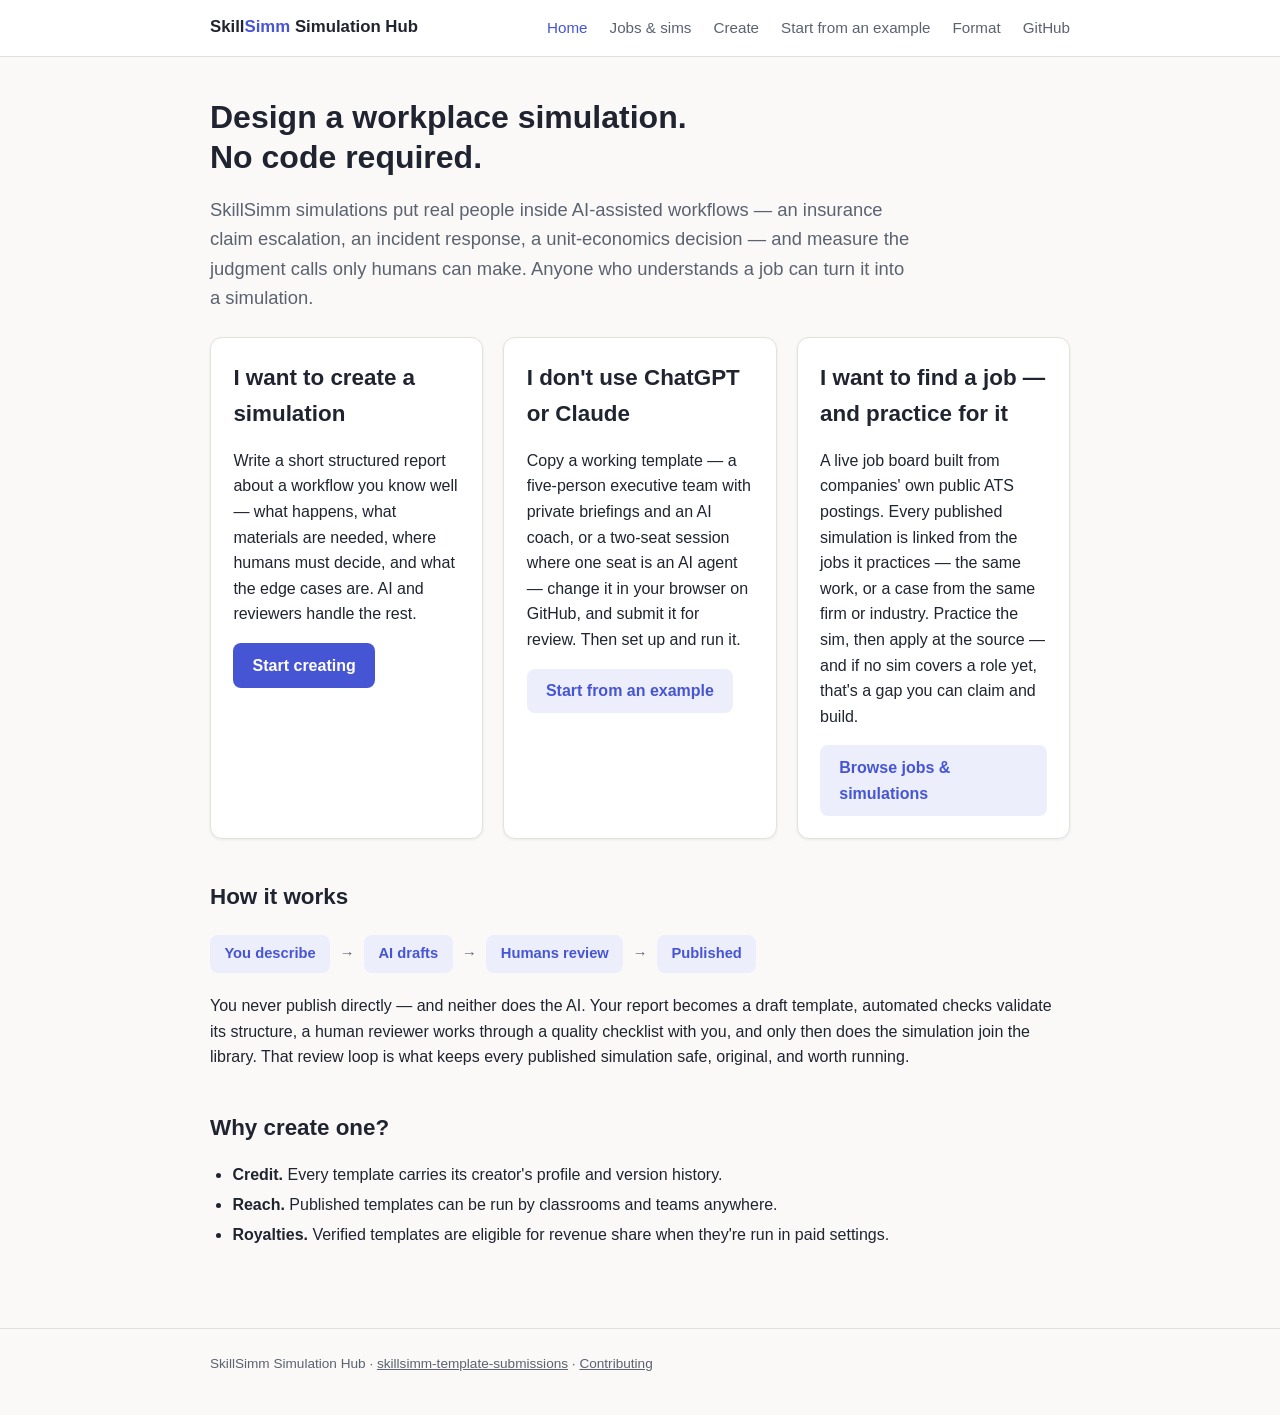
<file: docs/index.html>
<!DOCTYPE html>
<html lang="en">
<head>
  <meta charset="utf-8">
  <meta name="viewport" content="width=device-width, initial-scale=1">
  <title>SkillSimm Simulation Hub</title>
  <meta name="description" content="Design a workplace simulation. No code required. Create, share, and explore SkillSimm simulation templates.">
  <link rel="icon" href="data:image/svg+xml,<svg xmlns=%22http://www.w3.org/2000/svg%22 viewBox=%220 0 100 100%22><text y=%22.9em%22 font-size=%2290%22>🧩</text></svg>">
  <link rel="stylesheet" href="assets/style.css">
</head>
<body>
  <header class="site">
    <div class="wrap">
      <a class="brand" href="index.html">Skill<span>Simm</span> Simulation Hub</a>
      <nav class="site">
        <a href="index.html" aria-current="page">Home</a>
        <a href="jobs.html">Jobs &amp; sims</a>
        <a href="create.html">Create</a>
        <a href="edit.html">Start from an example</a>
        <a href="format.html">Format</a>
        <a href="https://github.com/SkillSimm/skillsimm-template-submissions">GitHub</a>
      </nav>
    </div>
  </header>

  <main>
    <div class="wrap">
      <h1>Design a workplace simulation.<br>No code required.</h1>
      <p class="lede">
        SkillSimm simulations put real people inside AI-assisted workflows —
        an insurance claim escalation, an incident response, a unit-economics
        decision — and measure the judgment calls only humans can make.
        Anyone who understands a job can turn it into a simulation.
      </p>

      <div class="card-grid">
        <div class="card">
          <h2>I want to create a simulation</h2>
          <p>
            Write a short structured report about a workflow you know well —
            what happens, what materials are needed, where humans must decide,
            and what the edge cases are. AI and reviewers handle the rest.
          </p>
          <a class="btn" href="create.html">Start creating</a>
        </div>
        <div class="card">
          <h2>I don't use ChatGPT or Claude</h2>
          <p>
            Copy a working template — a five-person executive team with
            private briefings and an AI coach, or a two-seat session where one
            seat is an AI agent — change it in your browser on GitHub, and
            submit it for review. Then set up and run it.
          </p>
          <a class="btn secondary" href="edit.html">Start from an example</a>
        </div>
        <div class="card">
          <h2>I want to find a job — and practice for it</h2>
          <p>
            A live job board built from companies' own public ATS postings.
            Every published simulation is linked from the jobs it practices —
            the same work, or a case from the same firm or industry. Practice
            the sim, then apply at the source — and if no sim covers a role
            yet, that's a gap you can claim and build.
          </p>
          <a class="btn secondary" href="jobs.html">Browse jobs &amp; simulations</a>
        </div>
      </div>

      <h2>How it works</h2>
      <ul class="pipeline">
        <li>You describe</li>
        <li class="arrow">→</li>
        <li>AI drafts</li>
        <li class="arrow">→</li>
        <li>Humans review</li>
        <li class="arrow">→</li>
        <li>Published</li>
      </ul>
      <p>
        You never publish directly — and neither does the AI. Your report becomes a
        draft template, automated checks validate its structure, a human reviewer
        works through a quality checklist with you, and only then does the
        simulation join the library. That review loop is what keeps every
        published simulation safe, original, and worth running.
      </p>

      <h2>Why create one?</h2>
      <ul>
        <li><strong>Credit.</strong> Every template carries its creator's profile and version history.</li>
        <li><strong>Reach.</strong> Published templates can be run by classrooms and teams anywhere.</li>
        <li><strong>Royalties.</strong> Verified templates are eligible for revenue share when they're run in paid settings.</li>
      </ul>
    </div>
  </main>

  <footer class="site">
    <div class="wrap">
      SkillSimm Simulation Hub ·
      <a href="https://github.com/SkillSimm/skillsimm-template-submissions">skillsimm-template-submissions</a> ·
      <a href="https://github.com/SkillSimm/skillsimm-template-submissions/blob/main/CONTRIBUTING.md">Contributing</a>
    </div>
  </footer>
</body>
</html>
</file>
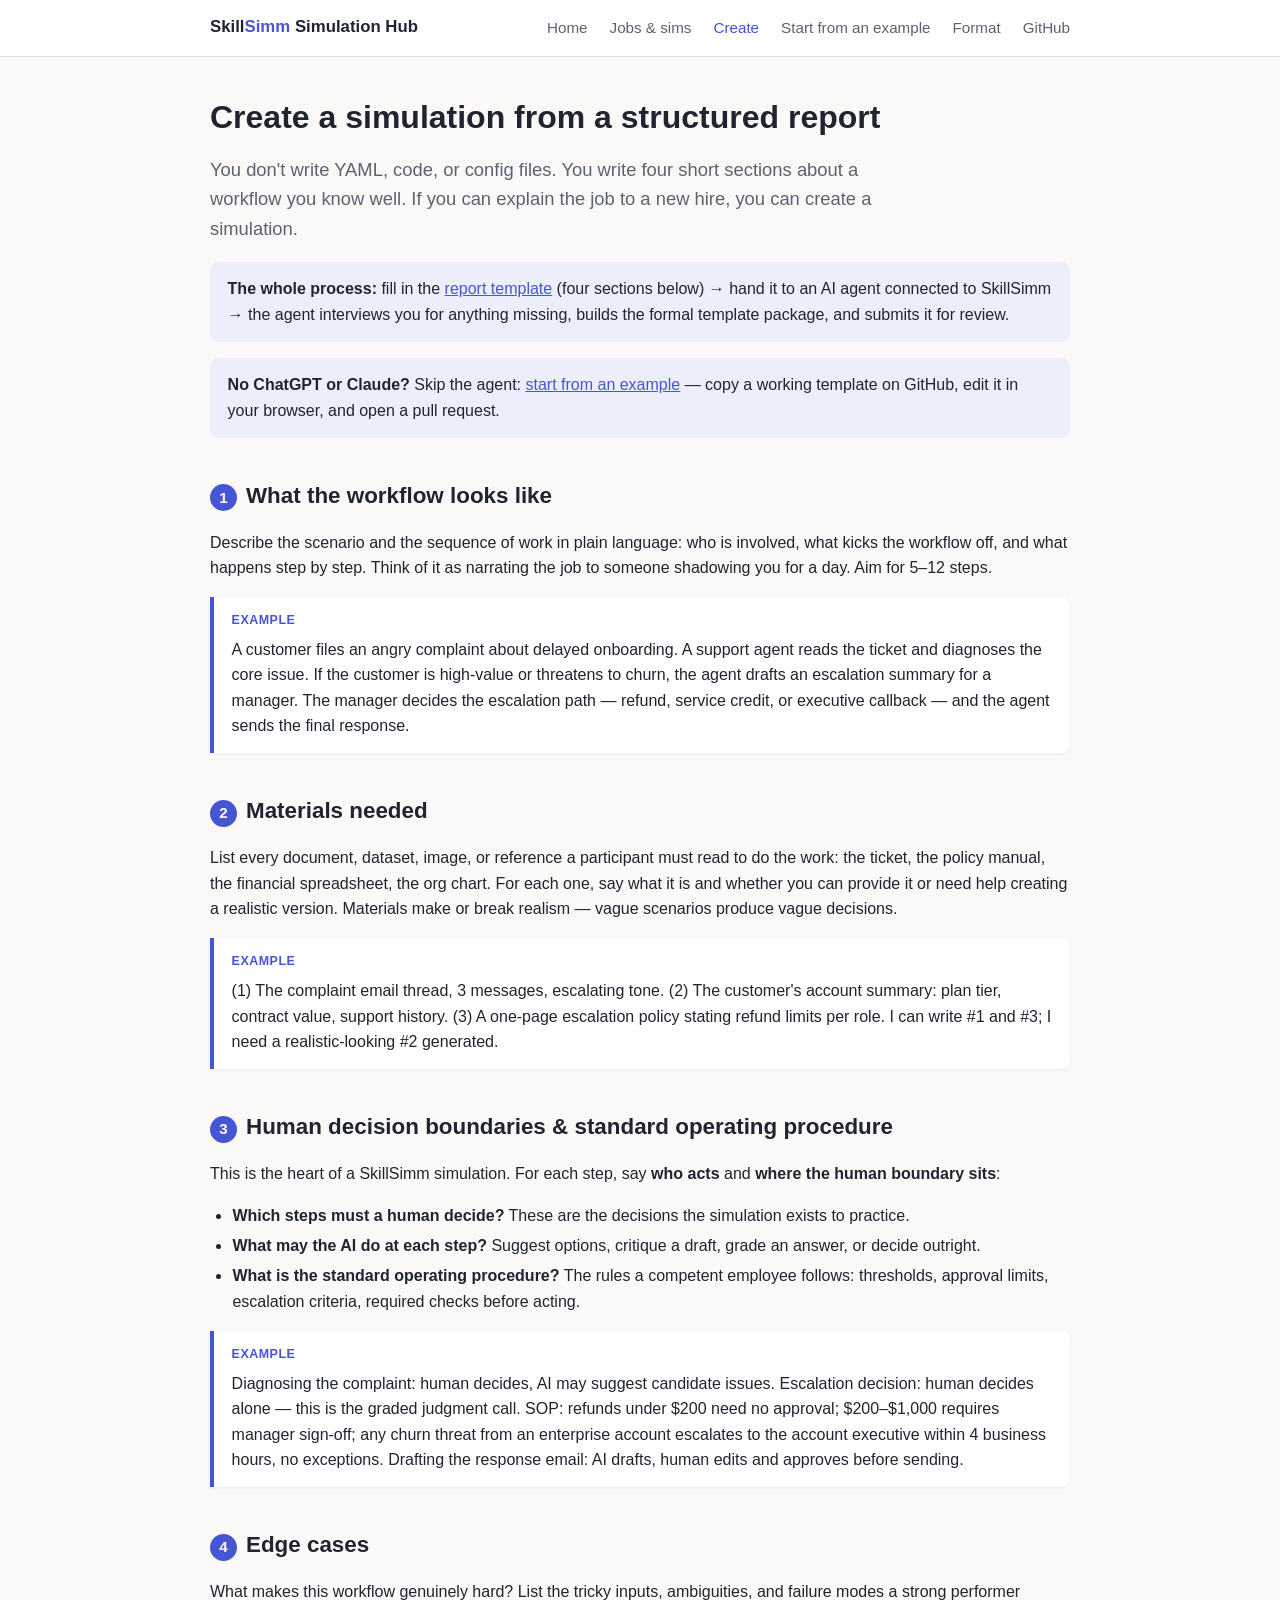
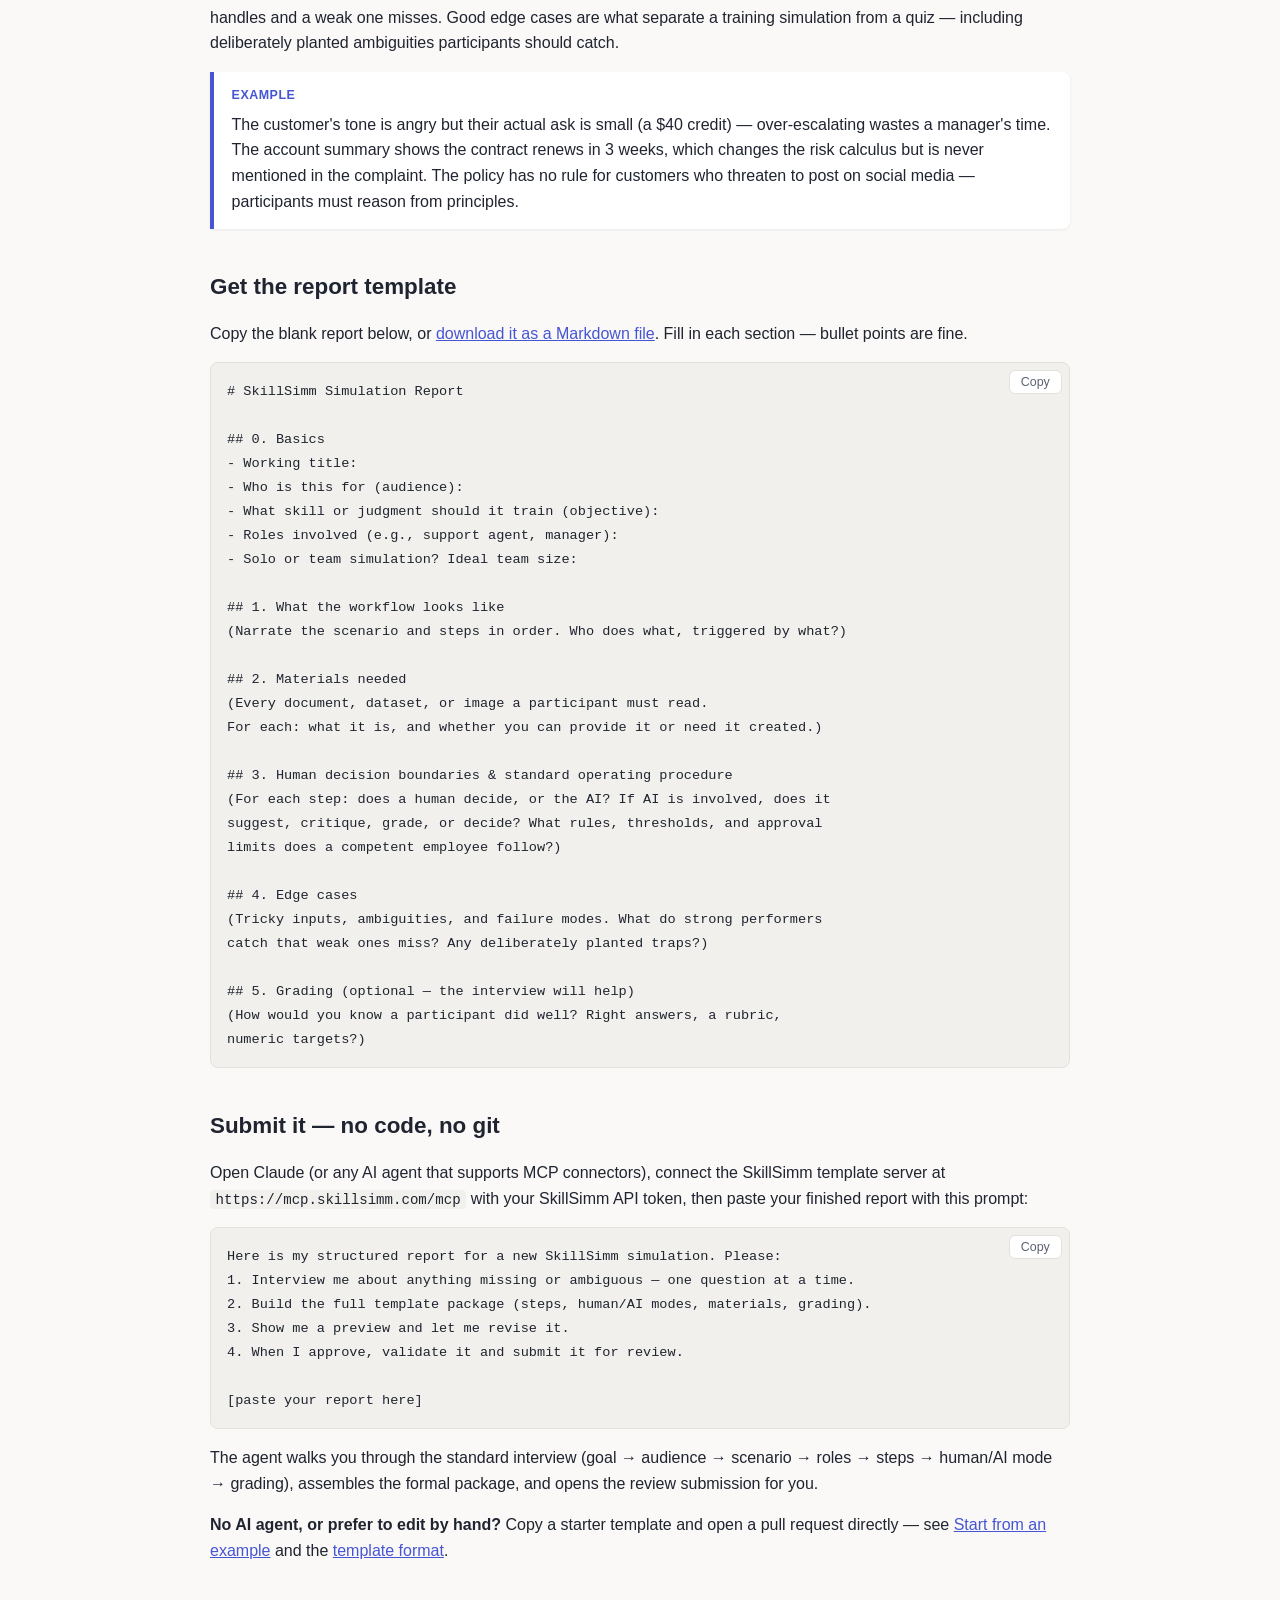
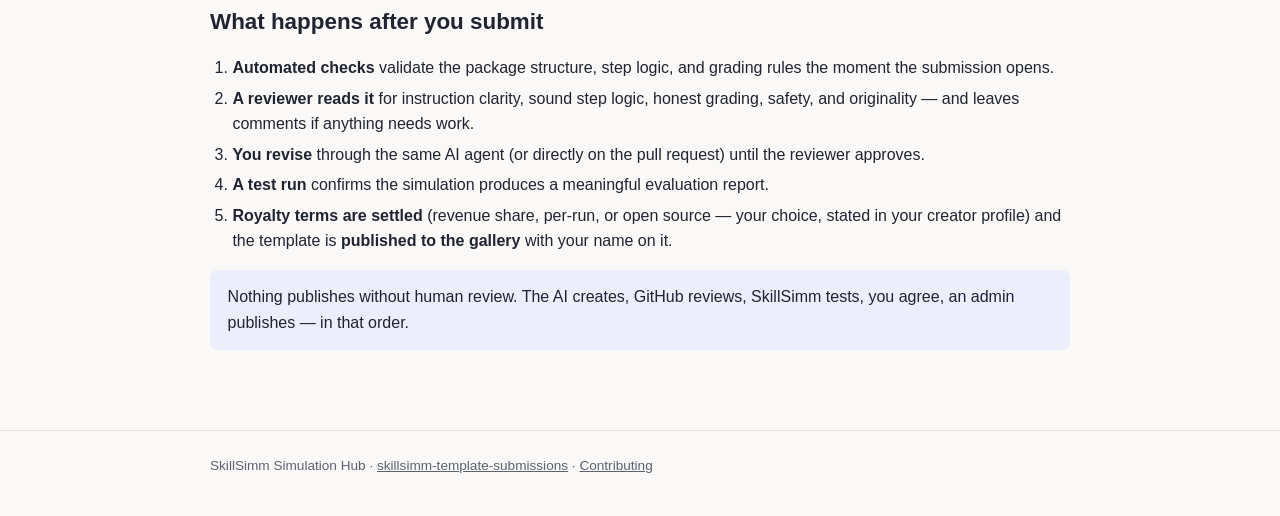
<file: docs/create.html>
<!DOCTYPE html>
<html lang="en">
<head>
  <meta charset="utf-8">
  <meta name="viewport" content="width=device-width, initial-scale=1">
  <title>Create a simulation — SkillSimm Simulation Hub</title>
  <meta name="description" content="Create a SkillSimm simulation without writing code: fill in a four-section structured report and submit it through an AI agent.">
  <link rel="icon" href="data:image/svg+xml,<svg xmlns=%22http://www.w3.org/2000/svg%22 viewBox=%220 0 100 100%22><text y=%22.9em%22 font-size=%2290%22>🧩</text></svg>">
  <link rel="stylesheet" href="assets/style.css">
</head>
<body>
  <header class="site">
    <div class="wrap">
      <a class="brand" href="index.html">Skill<span>Simm</span> Simulation Hub</a>
      <nav class="site">
        <a href="index.html">Home</a>
        <a href="jobs.html">Jobs &amp; sims</a>
        <a href="create.html" aria-current="page">Create</a>
        <a href="edit.html">Start from an example</a>
        <a href="format.html">Format</a>
        <a href="https://github.com/SkillSimm/skillsimm-template-submissions">GitHub</a>
      </nav>
    </div>
  </header>

  <main>
    <div class="wrap">
      <h1>Create a simulation from a structured report</h1>
      <p class="lede">
        You don't write YAML, code, or config files. You write four short
        sections about a workflow you know well. If you can explain the job to
        a new hire, you can create a simulation.
      </p>

      <div class="callout">
        <strong>The whole process:</strong> fill in the
        <a href="report-template.md" download>report template</a> (four sections
        below) → hand it to an AI agent connected to SkillSimm → the agent
        interviews you for anything missing, builds the formal template package,
        and submits it for review.
      </div>

      <div class="callout">
        <strong>No ChatGPT or Claude?</strong> Skip the agent:
        <a href="edit.html">start from an example</a> — copy a working template on
        GitHub, edit it in your browser, and open a pull request.
      </div>

      <h2><span class="stepnum">1</span>What the workflow looks like</h2>
      <p>
        Describe the scenario and the sequence of work in plain language: who is
        involved, what kicks the workflow off, and what happens step by step.
        Think of it as narrating the job to someone shadowing you for a day.
        Aim for 5–12 steps.
      </p>
      <div class="example">
        <span class="label">Example</span>
        A customer files an angry complaint about delayed onboarding. A support
        agent reads the ticket and diagnoses the core issue. If the customer is
        high-value or threatens to churn, the agent drafts an escalation summary
        for a manager. The manager decides the escalation path — refund, service
        credit, or executive callback — and the agent sends the final response.
      </div>

      <h2><span class="stepnum">2</span>Materials needed</h2>
      <p>
        List every document, dataset, image, or reference a participant must
        read to do the work: the ticket, the policy manual, the financial
        spreadsheet, the org chart. For each one, say what it is and whether you
        can provide it or need help creating a realistic version. Materials make
        or break realism — vague scenarios produce vague decisions.
      </p>
      <div class="example">
        <span class="label">Example</span>
        (1) The complaint email thread, 3 messages, escalating tone.
        (2) The customer's account summary: plan tier, contract value, support
        history. (3) A one-page escalation policy stating refund limits per
        role. I can write #1 and #3; I need a realistic-looking #2 generated.
      </div>

      <h2><span class="stepnum">3</span>Human decision boundaries &amp; standard operating procedure</h2>
      <p>
        This is the heart of a SkillSimm simulation. For each step, say
        <strong>who acts</strong> and <strong>where the human boundary sits</strong>:
      </p>
      <ul>
        <li><strong>Which steps must a human decide?</strong> These are the decisions the simulation exists to practice.</li>
        <li><strong>What may the AI do at each step?</strong> Suggest options, critique a draft, grade an answer, or decide outright.</li>
        <li><strong>What is the standard operating procedure?</strong> The rules a competent employee follows: thresholds, approval limits, escalation criteria, required checks before acting.</li>
      </ul>
      <div class="example">
        <span class="label">Example</span>
        Diagnosing the complaint: human decides, AI may suggest candidate
        issues. Escalation decision: human decides alone — this is the graded
        judgment call. SOP: refunds under $200 need no approval; $200–$1,000
        requires manager sign-off; any churn threat from an enterprise account
        escalates to the account executive within 4 business hours, no
        exceptions. Drafting the response email: AI drafts, human edits and
        approves before sending.
      </div>

      <h2><span class="stepnum">4</span>Edge cases</h2>
      <p>
        What makes this workflow genuinely hard? List the tricky inputs,
        ambiguities, and failure modes a strong performer handles and a weak one
        misses. Good edge cases are what separate a training simulation from a
        quiz — including deliberately planted ambiguities participants should
        catch.
      </p>
      <div class="example">
        <span class="label">Example</span>
        The customer's tone is angry but their actual ask is small (a $40
        credit) — over-escalating wastes a manager's time. The account summary
        shows the contract renews in 3 weeks, which changes the risk calculus
        but is never mentioned in the complaint. The policy has no rule for
        customers who threaten to post on social media — participants must
        reason from principles.
      </div>

      <h2>Get the report template</h2>
      <p>
        Copy the blank report below, or
        <a href="report-template.md" download>download it as a Markdown file</a>.
        Fill in each section — bullet points are fine.
      </p>
      <div class="copy-block">
        <button class="copy" data-target="report-md">Copy</button>
<pre id="report-md"><code># SkillSimm Simulation Report

## 0. Basics
- Working title:
- Who is this for (audience):
- What skill or judgment should it train (objective):
- Roles involved (e.g., support agent, manager):
- Solo or team simulation? Ideal team size:

## 1. What the workflow looks like
(Narrate the scenario and steps in order. Who does what, triggered by what?)

## 2. Materials needed
(Every document, dataset, or image a participant must read.
For each: what it is, and whether you can provide it or need it created.)

## 3. Human decision boundaries &amp; standard operating procedure
(For each step: does a human decide, or the AI? If AI is involved, does it
suggest, critique, grade, or decide? What rules, thresholds, and approval
limits does a competent employee follow?)

## 4. Edge cases
(Tricky inputs, ambiguities, and failure modes. What do strong performers
catch that weak ones miss? Any deliberately planted traps?)

## 5. Grading (optional — the interview will help)
(How would you know a participant did well? Right answers, a rubric,
numeric targets?)
</code></pre>
      </div>

      <h2>Submit it — no code, no git</h2>
      <p>
        Open Claude (or any AI agent that supports MCP connectors), connect the
        SkillSimm template server at
        <code>https://mcp.skillsimm.com/mcp</code> with your SkillSimm API
        token, then paste your finished report with this prompt:
      </p>
      <div class="copy-block">
        <button class="copy" data-target="submit-prompt">Copy</button>
<pre id="submit-prompt"><code>Here is my structured report for a new SkillSimm simulation. Please:
1. Interview me about anything missing or ambiguous — one question at a time.
2. Build the full template package (steps, human/AI modes, materials, grading).
3. Show me a preview and let me revise it.
4. When I approve, validate it and submit it for review.

[paste your report here]</code></pre>
      </div>
      <p>
        The agent walks you through the standard interview
        (goal → audience → scenario → roles → steps → human/AI mode → grading),
        assembles the formal package, and opens the review submission for you.
      </p>
      <p>
        <strong>No AI agent, or prefer to edit by hand?</strong> Copy a starter
        template and open a pull request directly — see
        <a href="edit.html">Start from an example</a> and the
        <a href="format.html#app-format">template format</a>.
      </p>

      <h2>What happens after you submit</h2>
      <ol>
        <li><strong>Automated checks</strong> validate the package structure, step logic, and grading rules the moment the submission opens.</li>
        <li><strong>A reviewer reads it</strong> for instruction clarity, sound step logic, honest grading, safety, and originality — and leaves comments if anything needs work.</li>
        <li><strong>You revise</strong> through the same AI agent (or directly on the pull request) until the reviewer approves.</li>
        <li><strong>A test run</strong> confirms the simulation produces a meaningful evaluation report.</li>
        <li><strong>Royalty terms are settled</strong> (revenue share, per-run, or open source — your choice, stated in your creator profile) and the template is <strong>published to the gallery</strong> with your name on it.</li>
      </ol>

      <div class="callout">
        Nothing publishes without human review. The AI creates, GitHub reviews,
        SkillSimm tests, you agree, an admin publishes — in that order.
      </div>
    </div>
  </main>

  <footer class="site">
    <div class="wrap">
      SkillSimm Simulation Hub ·
      <a href="https://github.com/SkillSimm/skillsimm-template-submissions">skillsimm-template-submissions</a> ·
      <a href="https://github.com/SkillSimm/skillsimm-template-submissions/blob/main/CONTRIBUTING.md">Contributing</a>
    </div>
  </footer>

  <script>
    document.querySelectorAll("button.copy").forEach(function (btn) {
      btn.addEventListener("click", function () {
        var pre = document.getElementById(btn.dataset.target);
        navigator.clipboard.writeText(pre.textContent).then(function () {
          btn.textContent = "Copied!";
          setTimeout(function () { btn.textContent = "Copy"; }, 1500);
        });
      });
    });
  </script>
</body>
</html>
</file>
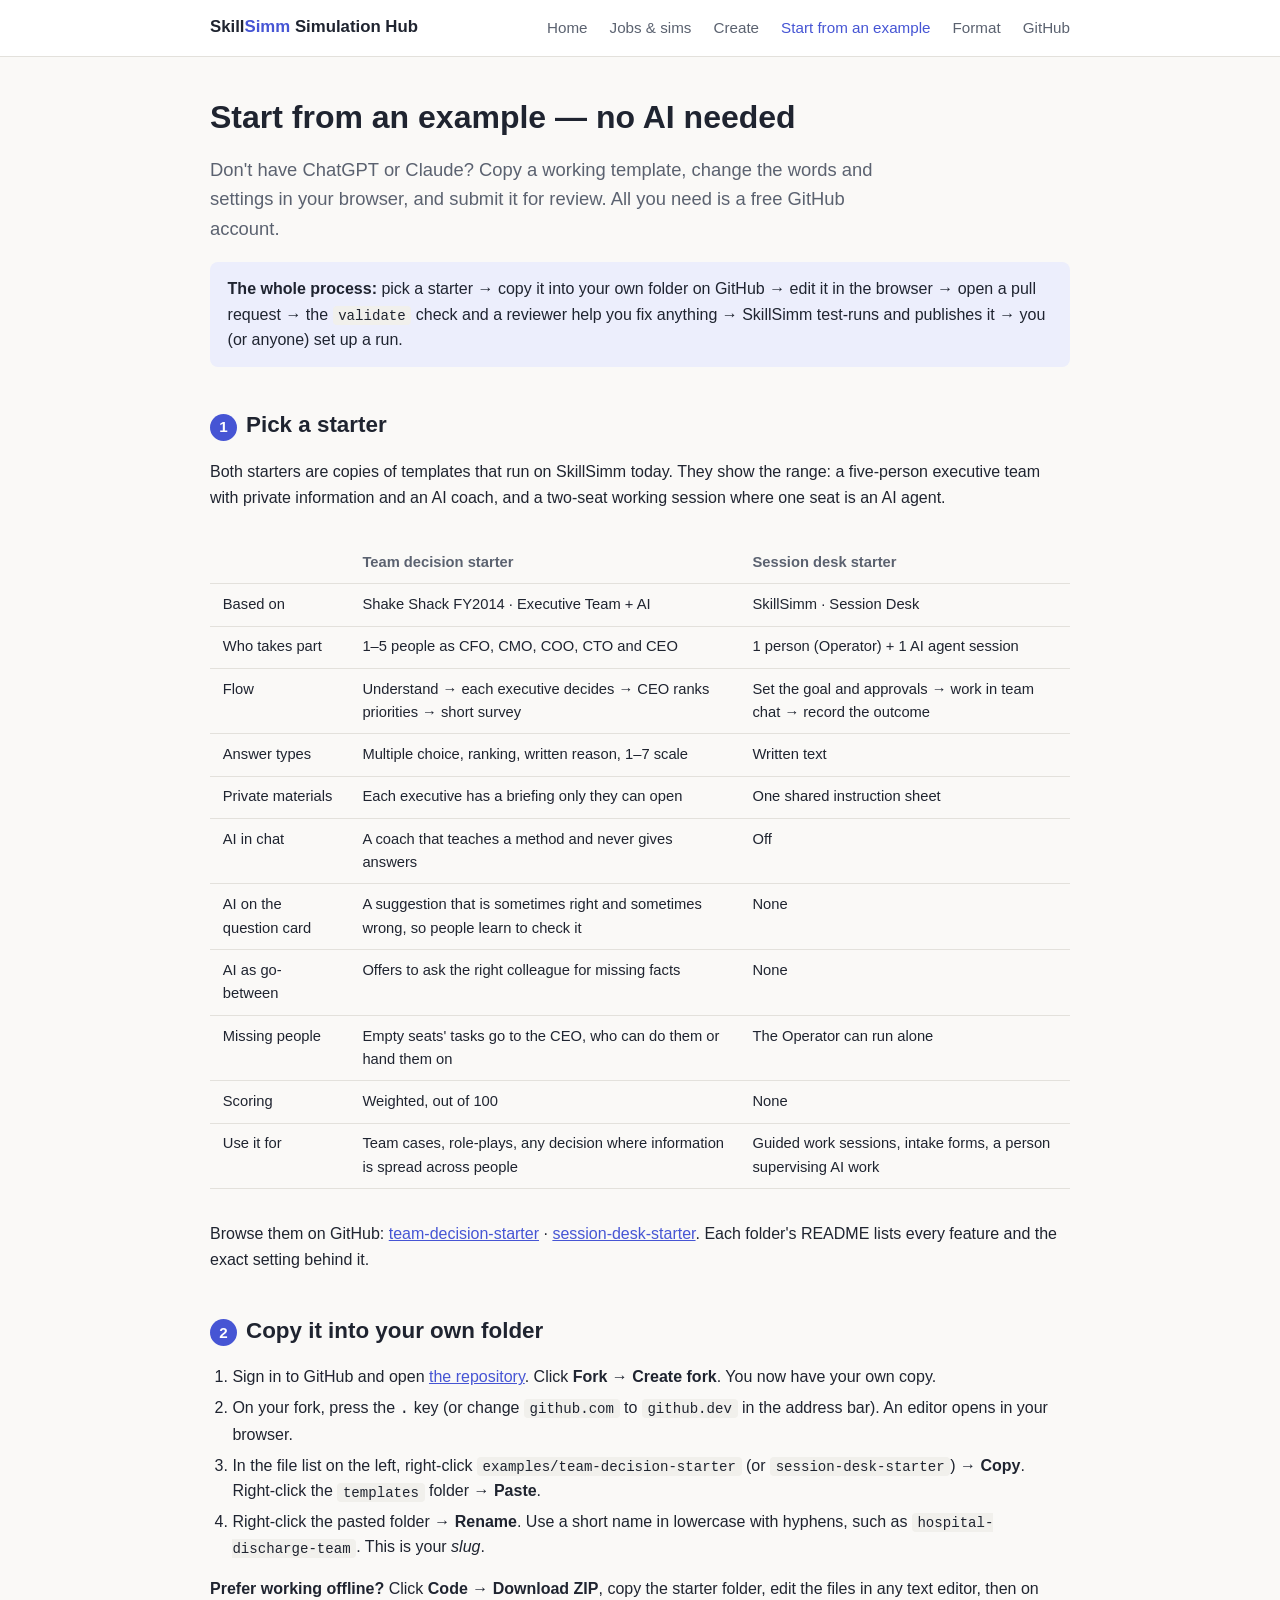
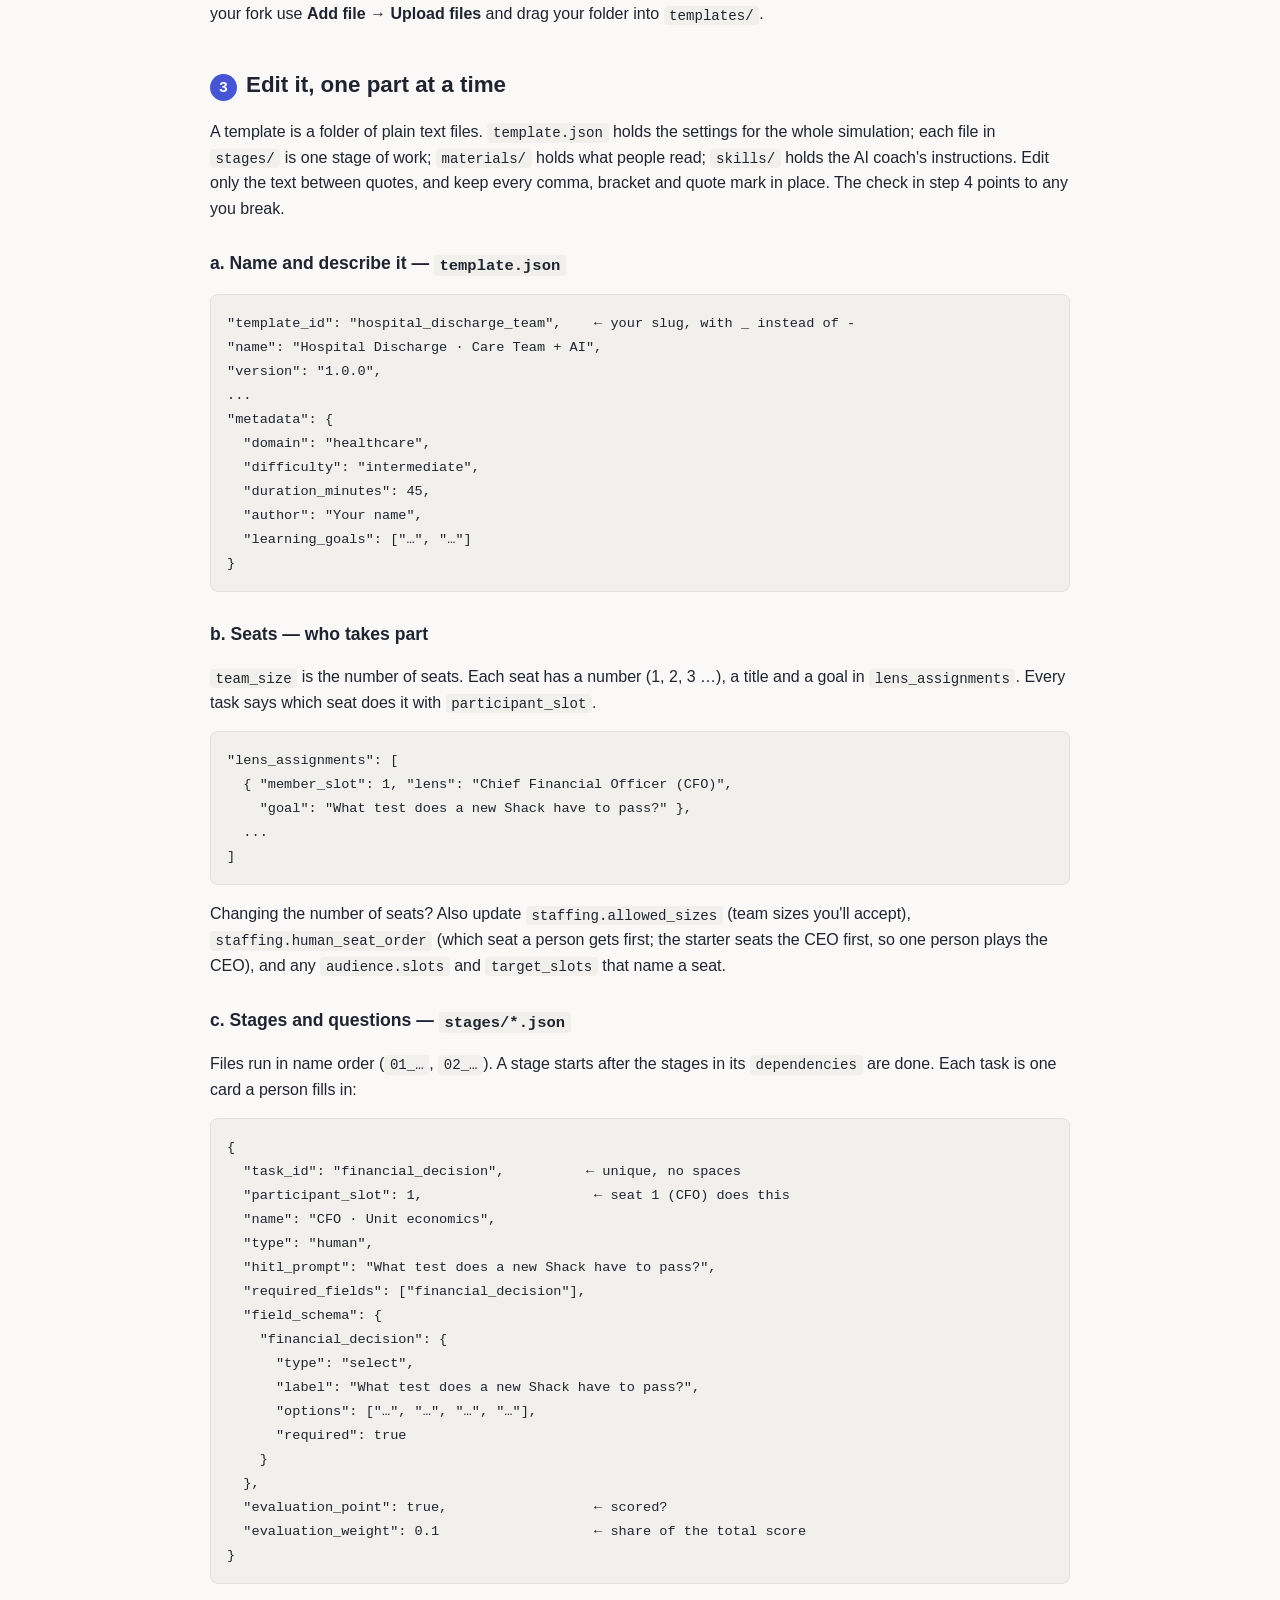
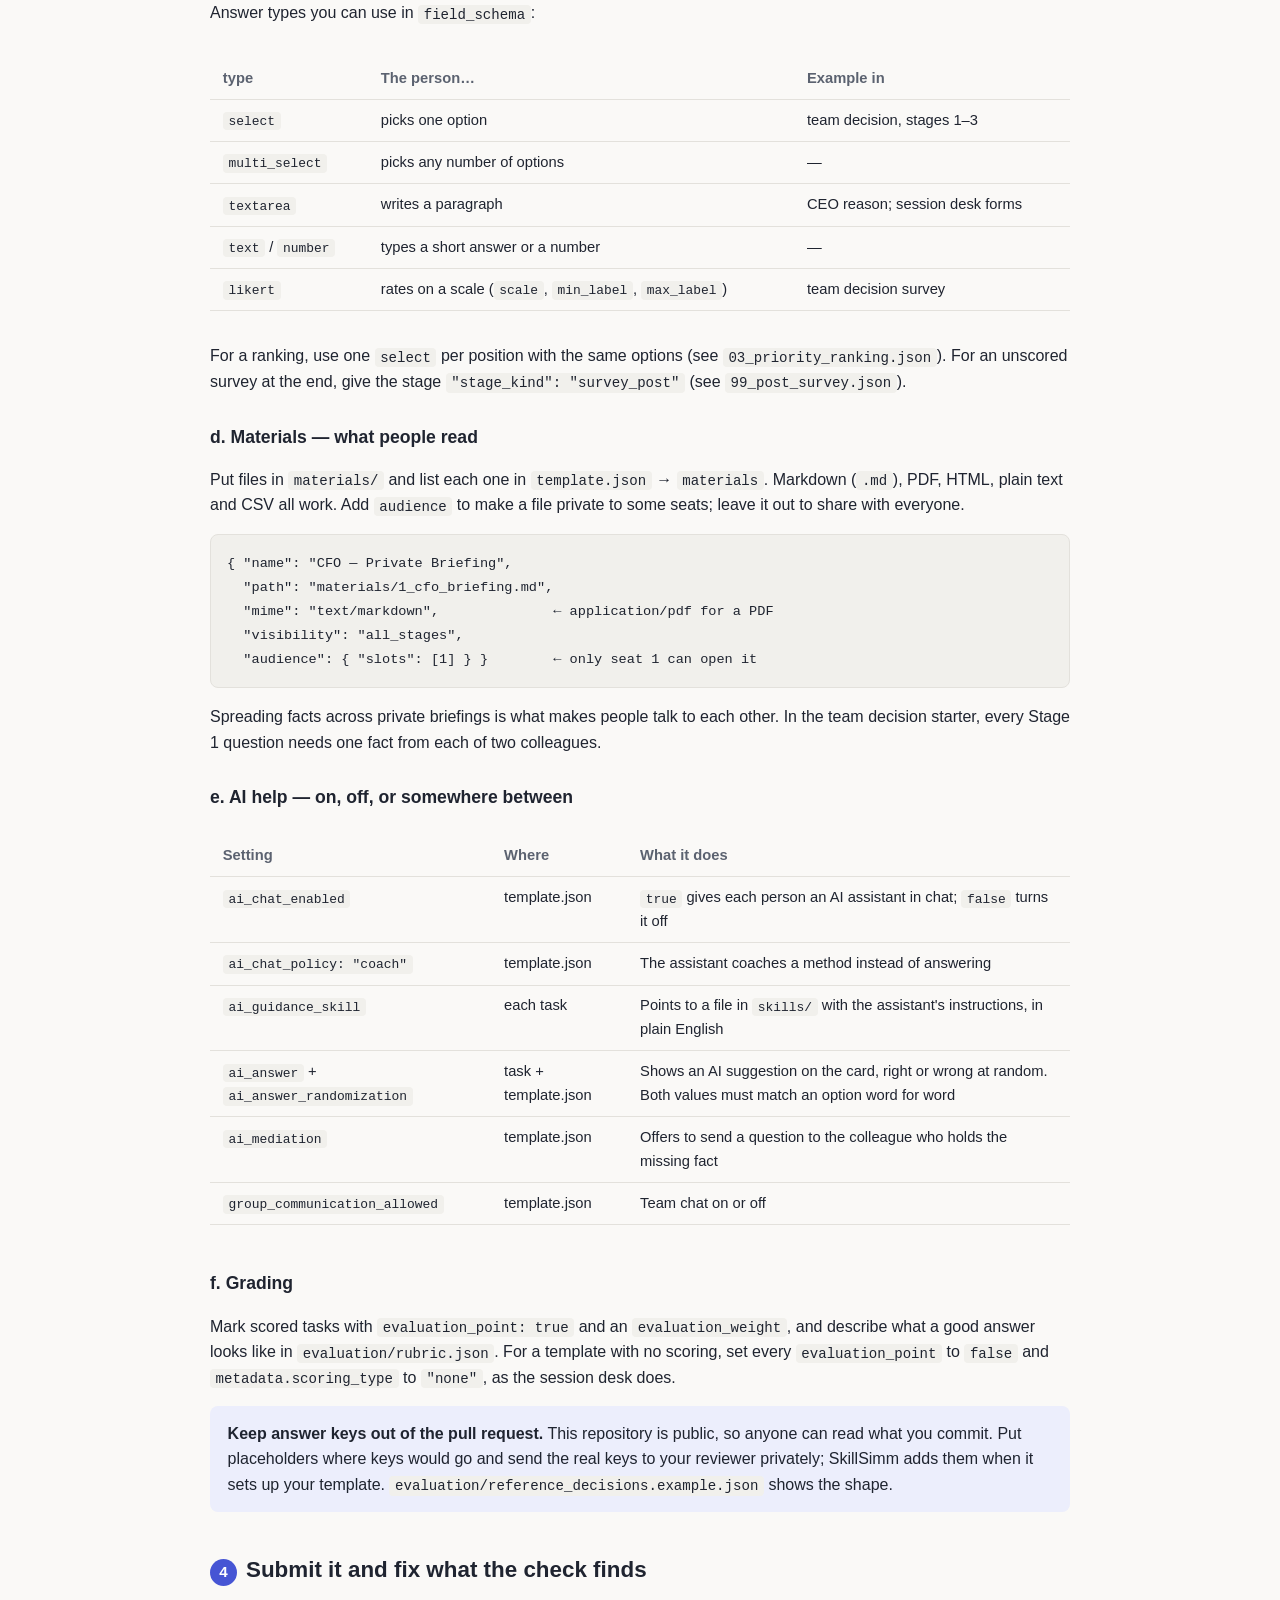
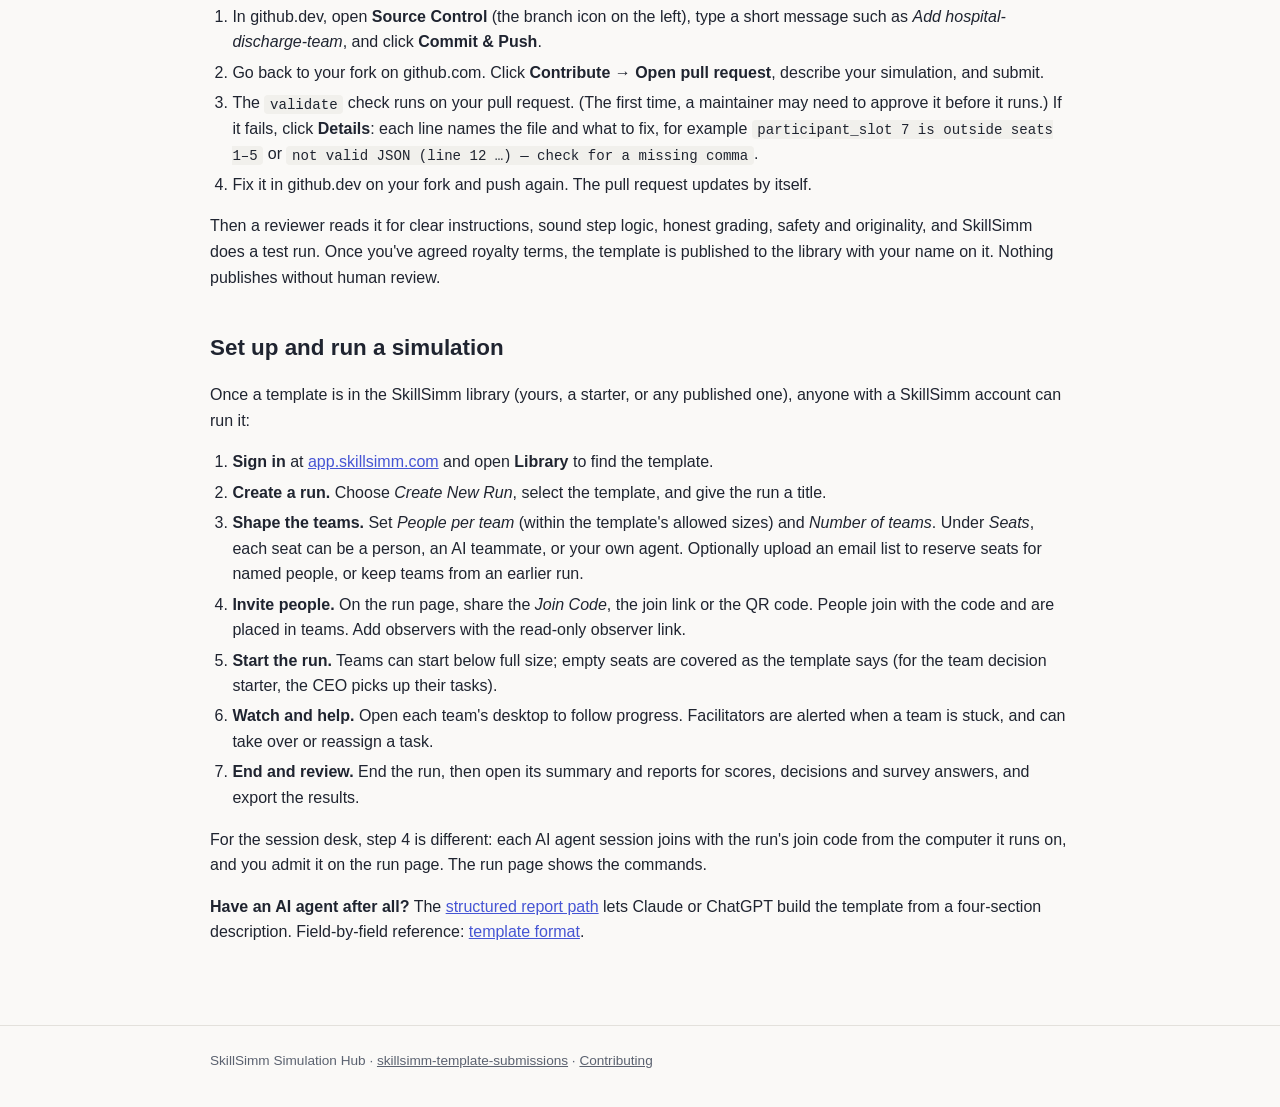
<file: docs/edit.html>
<!DOCTYPE html>
<html lang="en">
<head>
  <meta charset="utf-8">
  <meta name="viewport" content="width=device-width, initial-scale=1">
  <title>Start from an example — SkillSimm Simulation Hub</title>
  <meta name="description" content="Build a SkillSimm simulation without ChatGPT or Claude: copy a starter template on GitHub, edit it in your browser, submit a pull request, then set up and run it.">
  <link rel="icon" href="data:image/svg+xml,<svg xmlns=%22http://www.w3.org/2000/svg%22 viewBox=%220 0 100 100%22><text y=%22.9em%22 font-size=%2290%22>🧩</text></svg>">
  <link rel="stylesheet" href="assets/style.css">
</head>
<body>
  <header class="site">
    <div class="wrap">
      <a class="brand" href="index.html">Skill<span>Simm</span> Simulation Hub</a>
      <nav class="site">
        <a href="index.html">Home</a>
        <a href="jobs.html">Jobs &amp; sims</a>
        <a href="create.html">Create</a>
        <a href="edit.html" aria-current="page">Start from an example</a>
        <a href="format.html">Format</a>
        <a href="https://github.com/SkillSimm/skillsimm-template-submissions">GitHub</a>
      </nav>
    </div>
  </header>

  <main>
    <div class="wrap">
      <h1>Start from an example — no AI needed</h1>
      <p class="lede">
        Don't have ChatGPT or Claude? Copy a working template, change the words
        and settings in your browser, and submit it for review. All you need is a
        free GitHub account.
      </p>

      <div class="callout">
        <strong>The whole process:</strong> pick a starter → copy it into your own
        folder on GitHub → edit it in the browser → open a pull request → the
        <code>validate</code> check and a reviewer help you fix anything → SkillSimm
        test-runs and publishes it → you (or anyone) set up a run.
      </div>

      <h2><span class="stepnum">1</span>Pick a starter</h2>
      <p>
        Both starters are copies of templates that run on SkillSimm today. They
        show the range: a five-person executive team with private information and
        an AI coach, and a two-seat working session where one seat is an AI agent.
      </p>
      <div class="table-scroll">
        <table>
          <thead>
            <tr><th></th><th>Team decision starter</th><th>Session desk starter</th></tr>
          </thead>
          <tbody>
            <tr><td>Based on</td><td>Shake Shack FY2014 · Executive Team + AI</td><td>SkillSimm · Session Desk</td></tr>
            <tr><td>Who takes part</td><td>1–5 people as CFO, CMO, COO, CTO and CEO</td><td>1 person (Operator) + 1 AI agent session</td></tr>
            <tr><td>Flow</td><td>Understand → each executive decides → CEO ranks priorities → short survey</td><td>Set the goal and approvals → work in team chat → record the outcome</td></tr>
            <tr><td>Answer types</td><td>Multiple choice, ranking, written reason, 1–7 scale</td><td>Written text</td></tr>
            <tr><td>Private materials</td><td>Each executive has a briefing only they can open</td><td>One shared instruction sheet</td></tr>
            <tr><td>AI in chat</td><td>A coach that teaches a method and never gives answers</td><td>Off</td></tr>
            <tr><td>AI on the question card</td><td>A suggestion that is sometimes right and sometimes wrong, so people learn to check it</td><td>None</td></tr>
            <tr><td>AI as go-between</td><td>Offers to ask the right colleague for missing facts</td><td>None</td></tr>
            <tr><td>Missing people</td><td>Empty seats' tasks go to the CEO, who can do them or hand them on</td><td>The Operator can run alone</td></tr>
            <tr><td>Scoring</td><td>Weighted, out of 100</td><td>None</td></tr>
            <tr><td>Use it for</td><td>Team cases, role-plays, any decision where information is spread across people</td><td>Guided work sessions, intake forms, a person supervising AI work</td></tr>
          </tbody>
        </table>
      </div>
      <p>
        Browse them on GitHub:
        <a href="https://github.com/SkillSimm/skillsimm-template-submissions/tree/main/examples/team-decision-starter">team-decision-starter</a> ·
        <a href="https://github.com/SkillSimm/skillsimm-template-submissions/tree/main/examples/session-desk-starter">session-desk-starter</a>.
        Each folder's README lists every feature and the exact setting behind it.
      </p>

      <h2><span class="stepnum">2</span>Copy it into your own folder</h2>
      <ol>
        <li>Sign in to GitHub and open
          <a href="https://github.com/SkillSimm/skillsimm-template-submissions">the repository</a>.
          Click <strong>Fork</strong> → <strong>Create fork</strong>. You now have your own copy.</li>
        <li>On your fork, press the <kbd>.</kbd> key (or change <code>github.com</code> to
          <code>github.dev</code> in the address bar). An editor opens in your browser.</li>
        <li>In the file list on the left, right-click
          <code>examples/team-decision-starter</code> (or <code>session-desk-starter</code>) →
          <strong>Copy</strong>. Right-click the <code>templates</code> folder → <strong>Paste</strong>.</li>
        <li>Right-click the pasted folder → <strong>Rename</strong>. Use a short name in
          lowercase with hyphens, such as <code>hospital-discharge-team</code>. This is your <em>slug</em>.</li>
      </ol>
      <p>
        <strong>Prefer working offline?</strong> Click <strong>Code → Download ZIP</strong>,
        copy the starter folder, edit the files in any text editor, then on your fork use
        <strong>Add file → Upload files</strong> and drag your folder into
        <code>templates/</code>.
      </p>

      <h2><span class="stepnum">3</span>Edit it, one part at a time</h2>
      <p>
        A template is a folder of plain text files. <code>template.json</code> holds the
        settings for the whole simulation; each file in <code>stages/</code> is one stage
        of work; <code>materials/</code> holds what people read; <code>skills/</code> holds
        the AI coach's instructions. Edit only the text between quotes, and keep every
        comma, bracket and quote mark in place. The check in step 4 points to any you break.
      </p>

      <h3>a. Name and describe it — <code>template.json</code></h3>
      <div class="copy-block"><pre><code>"template_id": "hospital_discharge_team",    ← your slug, with _ instead of -
"name": "Hospital Discharge · Care Team + AI",
"version": "1.0.0",
...
"metadata": {
  "domain": "healthcare",
  "difficulty": "intermediate",
  "duration_minutes": 45,
  "author": "Your name",
  "learning_goals": ["…", "…"]
}</code></pre></div>

      <h3>b. Seats — who takes part</h3>
      <p>
        <code>team_size</code> is the number of seats. Each seat has a number
        (1, 2, 3 …), a title and a goal in <code>lens_assignments</code>. Every task
        says which seat does it with <code>participant_slot</code>.
      </p>
      <div class="copy-block"><pre><code>"lens_assignments": [
  { "member_slot": 1, "lens": "Chief Financial Officer (CFO)",
    "goal": "What test does a new Shack have to pass?" },
  ...
]</code></pre></div>
      <p>
        Changing the number of seats? Also update <code>staffing.allowed_sizes</code>
        (team sizes you'll accept), <code>staffing.human_seat_order</code> (which seat a
        person gets first; the starter seats the CEO first, so one person plays the CEO),
        and any <code>audience.slots</code> and <code>target_slots</code> that name a seat.
      </p>

      <h3>c. Stages and questions — <code>stages/*.json</code></h3>
      <p>
        Files run in name order (<code>01_…</code>, <code>02_…</code>). A stage starts after
        the stages in its <code>dependencies</code> are done. Each task is one card a
        person fills in:
      </p>
      <div class="copy-block"><pre><code>{
  "task_id": "financial_decision",          ← unique, no spaces
  "participant_slot": 1,                     ← seat 1 (CFO) does this
  "name": "CFO · Unit economics",
  "type": "human",
  "hitl_prompt": "What test does a new Shack have to pass?",
  "required_fields": ["financial_decision"],
  "field_schema": {
    "financial_decision": {
      "type": "select",
      "label": "What test does a new Shack have to pass?",
      "options": ["…", "…", "…", "…"],
      "required": true
    }
  },
  "evaluation_point": true,                  ← scored?
  "evaluation_weight": 0.1                   ← share of the total score
}</code></pre></div>
      <p>Answer types you can use in <code>field_schema</code>:</p>
      <div class="table-scroll">
        <table>
          <thead><tr><th>type</th><th>The person…</th><th>Example in</th></tr></thead>
          <tbody>
            <tr><td><code>select</code></td><td>picks one option</td><td>team decision, stages 1–3</td></tr>
            <tr><td><code>multi_select</code></td><td>picks any number of options</td><td>—</td></tr>
            <tr><td><code>textarea</code></td><td>writes a paragraph</td><td>CEO reason; session desk forms</td></tr>
            <tr><td><code>text</code> / <code>number</code></td><td>types a short answer or a number</td><td>—</td></tr>
            <tr><td><code>likert</code></td><td>rates on a scale (<code>scale</code>, <code>min_label</code>, <code>max_label</code>)</td><td>team decision survey</td></tr>
          </tbody>
        </table>
      </div>
      <p>
        For a ranking, use one <code>select</code> per position with the same options
        (see <code>03_priority_ranking.json</code>). For an unscored survey at the end,
        give the stage <code>"stage_kind": "survey_post"</code> (see
        <code>99_post_survey.json</code>).
      </p>

      <h3>d. Materials — what people read</h3>
      <p>
        Put files in <code>materials/</code> and list each one in
        <code>template.json</code> → <code>materials</code>. Markdown (<code>.md</code>),
        PDF, HTML, plain text and CSV all work. Add <code>audience</code> to make a file
        private to some seats; leave it out to share with everyone.
      </p>
      <div class="copy-block"><pre><code>{ "name": "CFO — Private Briefing",
  "path": "materials/1_cfo_briefing.md",
  "mime": "text/markdown",              ← application/pdf for a PDF
  "visibility": "all_stages",
  "audience": { "slots": [1] } }        ← only seat 1 can open it</code></pre></div>
      <p>
        Spreading facts across private briefings is what makes people talk to each
        other. In the team decision starter, every Stage 1 question needs one fact from
        each of two colleagues.
      </p>

      <h3>e. AI help — on, off, or somewhere between</h3>
      <div class="table-scroll">
        <table>
          <thead><tr><th>Setting</th><th>Where</th><th>What it does</th></tr></thead>
          <tbody>
            <tr><td><code>ai_chat_enabled</code></td><td>template.json</td><td><code>true</code> gives each person an AI assistant in chat; <code>false</code> turns it off</td></tr>
            <tr><td><code>ai_chat_policy: "coach"</code></td><td>template.json</td><td>The assistant coaches a method instead of answering</td></tr>
            <tr><td><code>ai_guidance_skill</code></td><td>each task</td><td>Points to a file in <code>skills/</code> with the assistant's instructions, in plain English</td></tr>
            <tr><td><code>ai_answer</code> + <code>ai_answer_randomization</code></td><td>task + template.json</td><td>Shows an AI suggestion on the card, right or wrong at random. Both values must match an option word for word</td></tr>
            <tr><td><code>ai_mediation</code></td><td>template.json</td><td>Offers to send a question to the colleague who holds the missing fact</td></tr>
            <tr><td><code>group_communication_allowed</code></td><td>template.json</td><td>Team chat on or off</td></tr>
          </tbody>
        </table>
      </div>

      <h3>f. Grading</h3>
      <p>
        Mark scored tasks with <code>evaluation_point: true</code> and an
        <code>evaluation_weight</code>, and describe what a good answer looks like in
        <code>evaluation/rubric.json</code>. For a template with no scoring, set every
        <code>evaluation_point</code> to <code>false</code> and
        <code>metadata.scoring_type</code> to <code>"none"</code>, as the session desk does.
      </p>
      <div class="callout">
        <strong>Keep answer keys out of the pull request.</strong> This repository is
        public, so anyone can read what you commit. Put placeholders where keys would go
        and send the real keys to your reviewer privately; SkillSimm adds them when it
        sets up your template. <code>evaluation/<wbr>reference_decisions<wbr>.example.json</code>
        shows the shape.
      </div>

      <h2><span class="stepnum">4</span>Submit it and fix what the check finds</h2>
      <ol>
        <li>In github.dev, open <strong>Source Control</strong> (the branch icon on the
          left), type a short message such as <em>Add hospital-discharge-team</em>, and
          click <strong>Commit &amp; Push</strong>.</li>
        <li>Go back to your fork on github.com. Click <strong>Contribute → Open pull
          request</strong>, describe your simulation, and submit.</li>
        <li>The <code>validate</code> check runs on your pull request. (The first time, a
          maintainer may need to approve it before it runs.) If it fails, click
          <strong>Details</strong>: each line names the file and what to fix, for example
          <code>participant_slot 7 is outside seats 1–5</code> or
          <code>not valid JSON (line 12 …) — check for a missing comma</code>.</li>
        <li>Fix it in github.dev on your fork and push again. The pull request updates
          by itself.</li>
      </ol>
      <p>
        Then a reviewer reads it for clear instructions, sound step logic, honest
        grading, safety and originality, and SkillSimm does a test run. Once you've
        agreed royalty terms, the template is published to the library with your name
        on it. Nothing publishes without human review.
      </p>

      <h2 id="run">Set up and run a simulation</h2>
      <p>
        Once a template is in the SkillSimm library (yours, a starter, or any
        published one), anyone with a SkillSimm account can run it:
      </p>
      <ol>
        <li><strong>Sign in</strong> at <a href="https://app.skillsimm.com">app.skillsimm.com</a>
          and open <strong>Library</strong> to find the template.</li>
        <li><strong>Create a run.</strong> Choose <em>Create New Run</em>, select the
          template, and give the run a title.</li>
        <li><strong>Shape the teams.</strong> Set <em>People per team</em> (within the
          template's allowed sizes) and <em>Number of teams</em>. Under <em>Seats</em>,
          each seat can be a person, an AI teammate, or your own agent. Optionally upload
          an email list to reserve seats for named people, or keep teams from an earlier
          run.</li>
        <li><strong>Invite people.</strong> On the run page, share the <em>Join Code</em>,
          the join link or the QR code. People join with the code and are placed in teams.
          Add observers with the read-only observer link.</li>
        <li><strong>Start the run.</strong> Teams can start below full size; empty seats
          are covered as the template says (for the team decision starter, the CEO picks
          up their tasks).</li>
        <li><strong>Watch and help.</strong> Open each team's desktop to follow progress.
          Facilitators are alerted when a team is stuck, and can take over or reassign a
          task.</li>
        <li><strong>End and review.</strong> End the run, then open its summary and
          reports for scores, decisions and survey answers, and export the results.</li>
      </ol>
      <p>
        For the session desk, step 4 is different: each AI agent session joins with the
        run's join code from the computer it runs on, and you admit it on the run page.
        The run page shows the commands.
      </p>

      <p>
        <strong>Have an AI agent after all?</strong> The
        <a href="create.html">structured report path</a> lets Claude or ChatGPT build the
        template from a four-section description. Field-by-field reference:
        <a href="format.html#app-format">template format</a>.
      </p>
    </div>
  </main>

  <footer class="site">
    <div class="wrap">
      SkillSimm Simulation Hub ·
      <a href="https://github.com/SkillSimm/skillsimm-template-submissions">skillsimm-template-submissions</a> ·
      <a href="https://github.com/SkillSimm/skillsimm-template-submissions/blob/main/CONTRIBUTING.md">Contributing</a>
    </div>
  </footer>
</body>
</html>
</file>
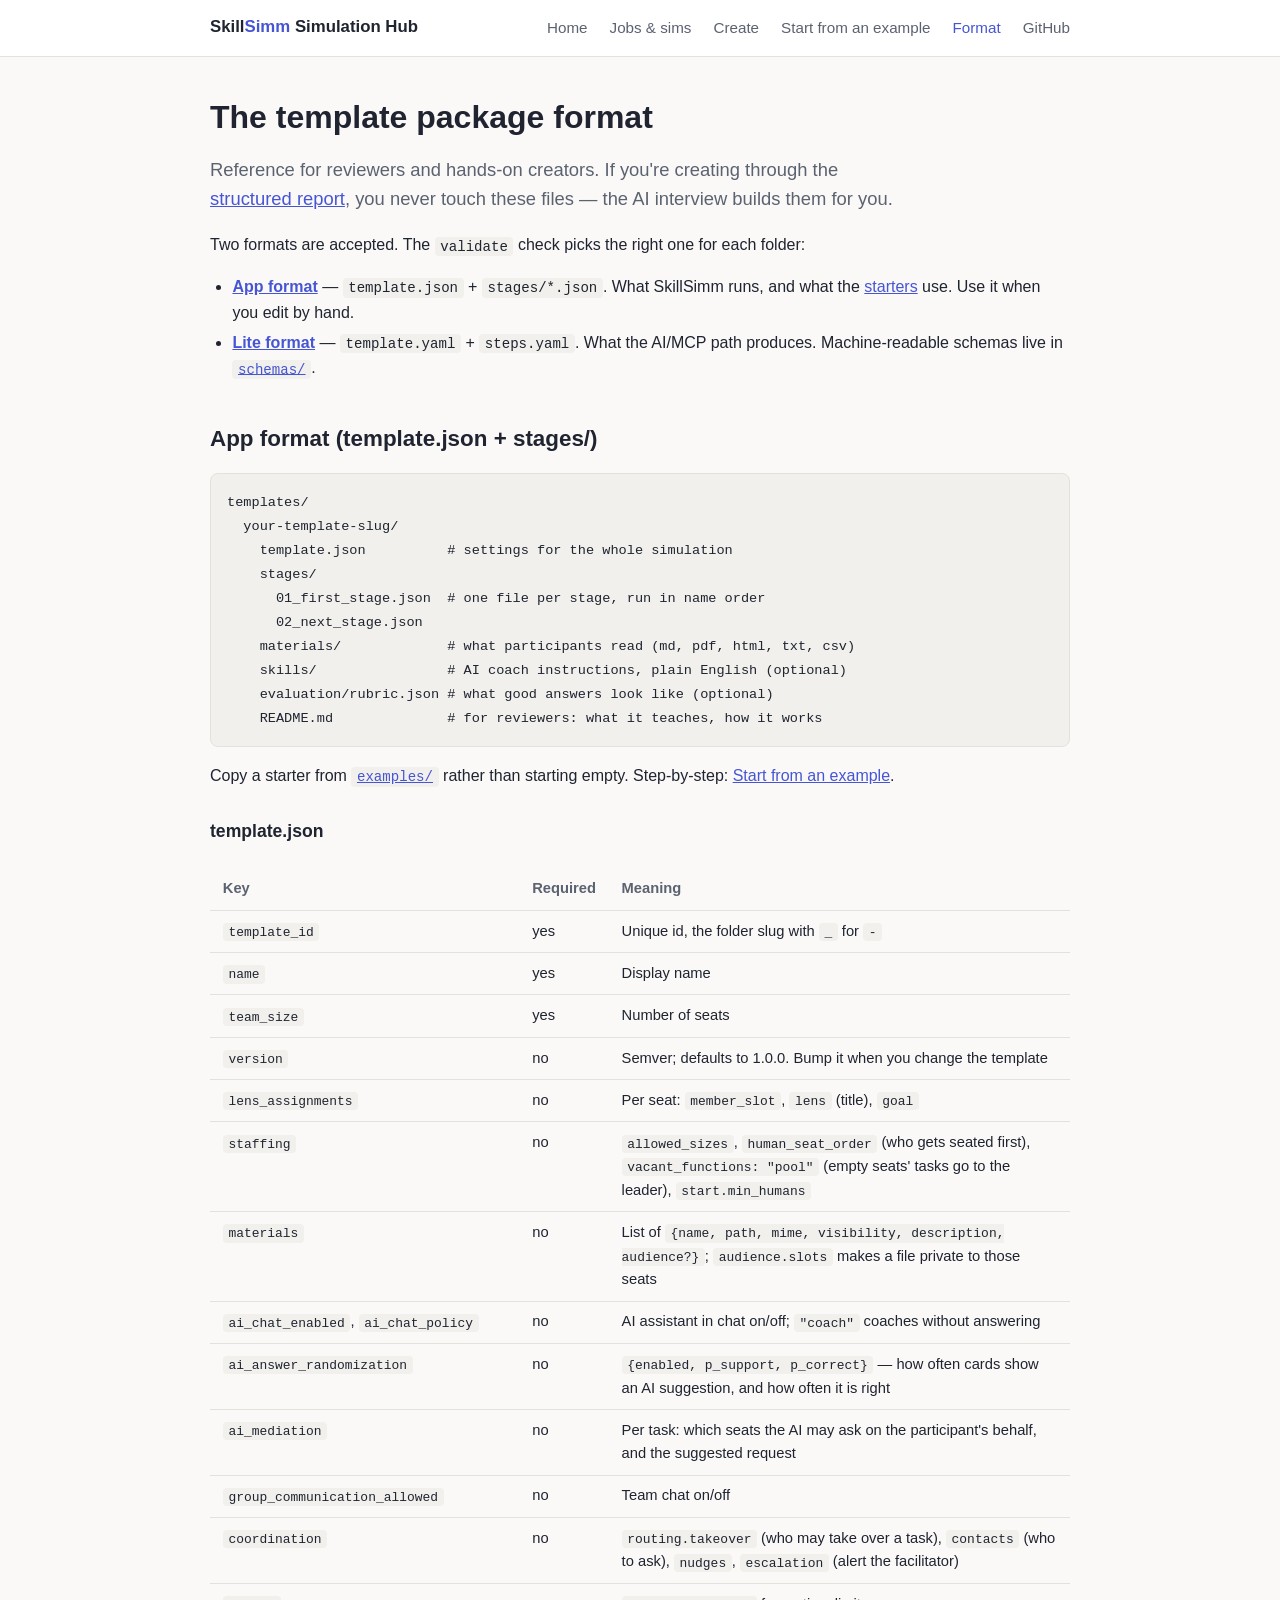
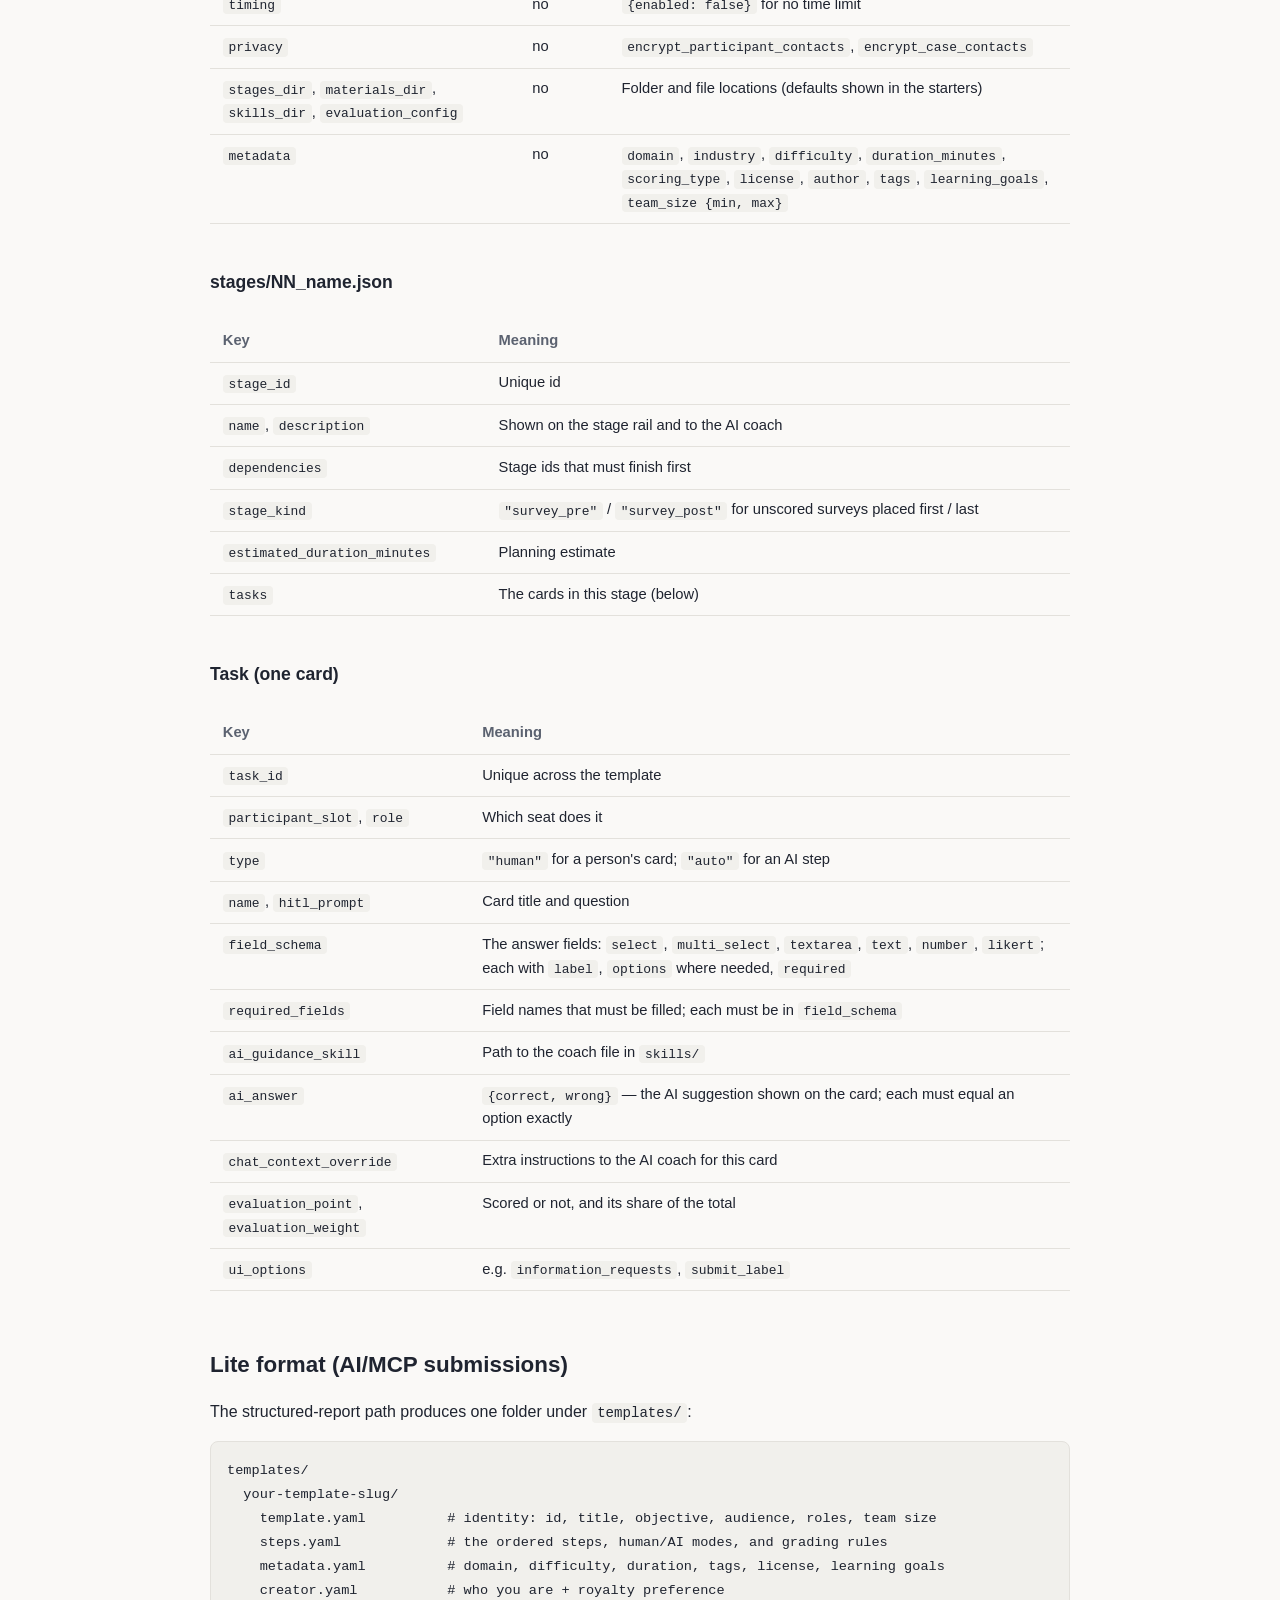
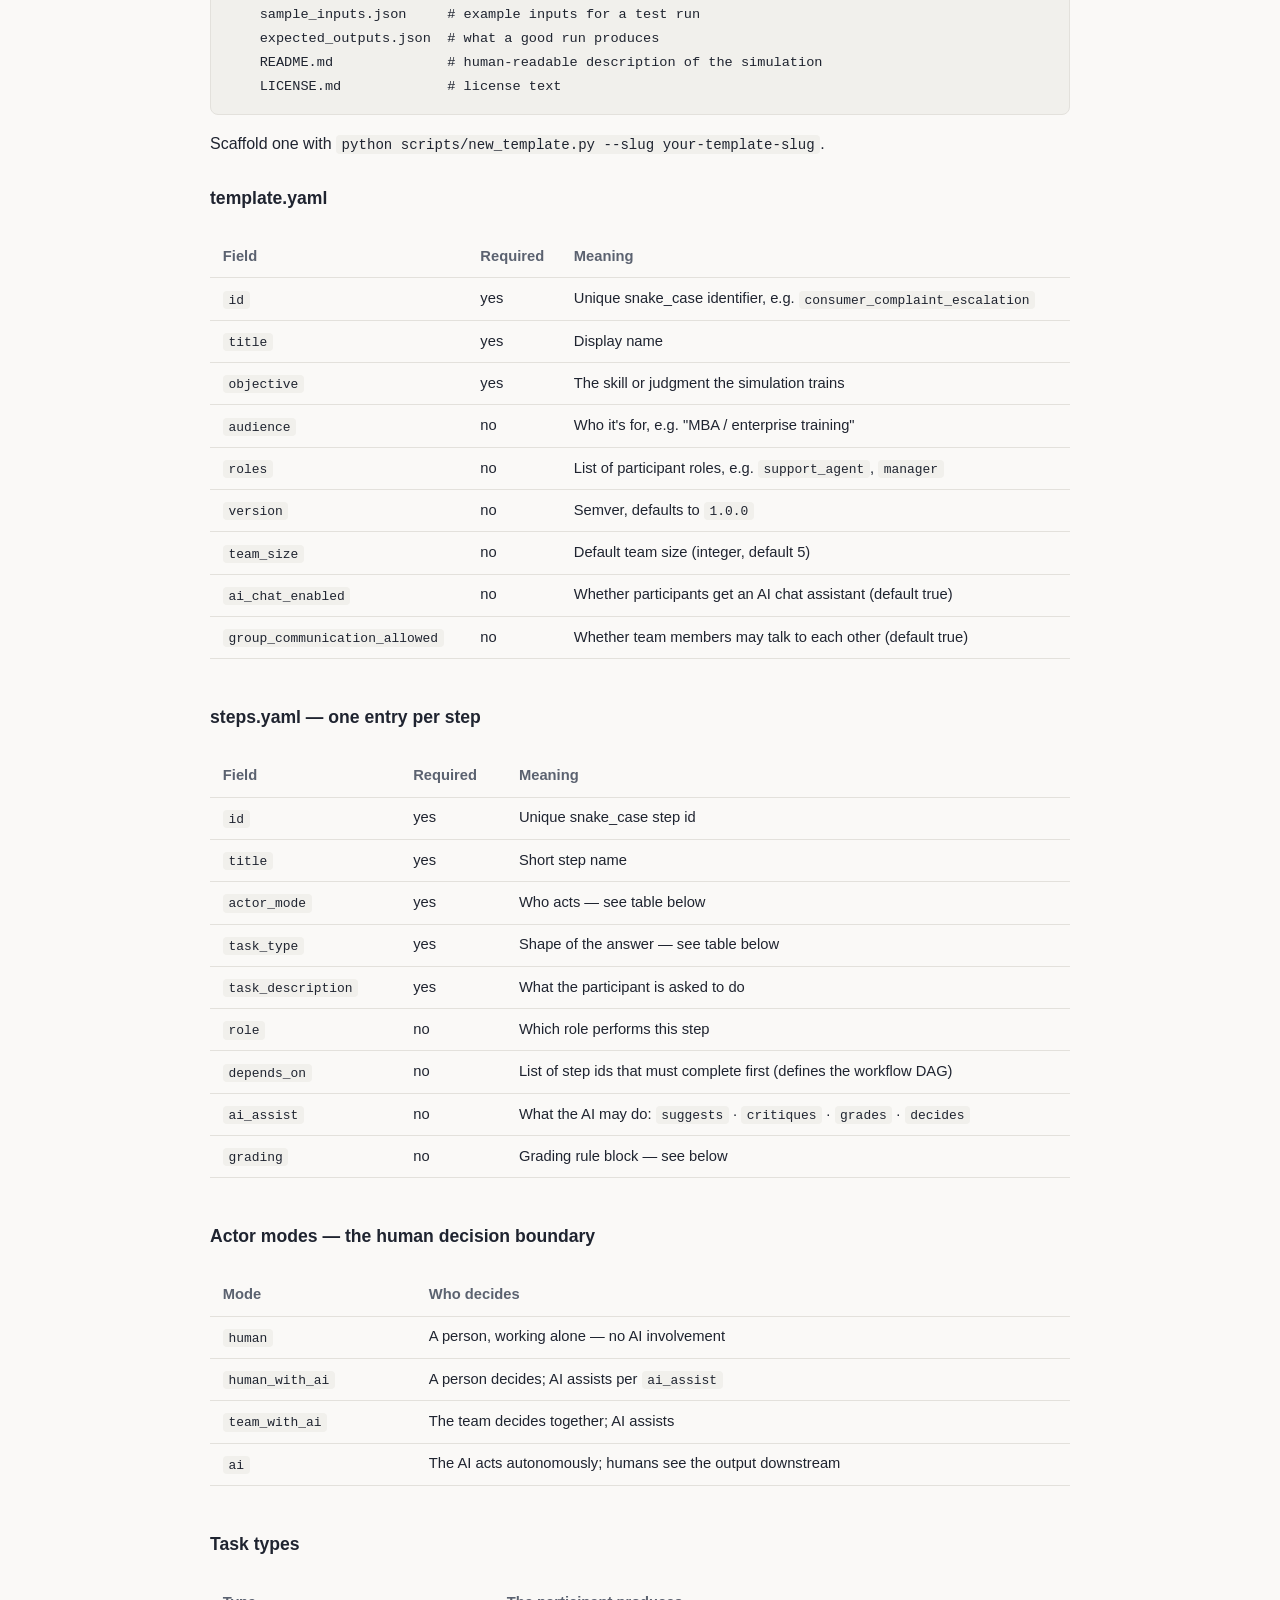
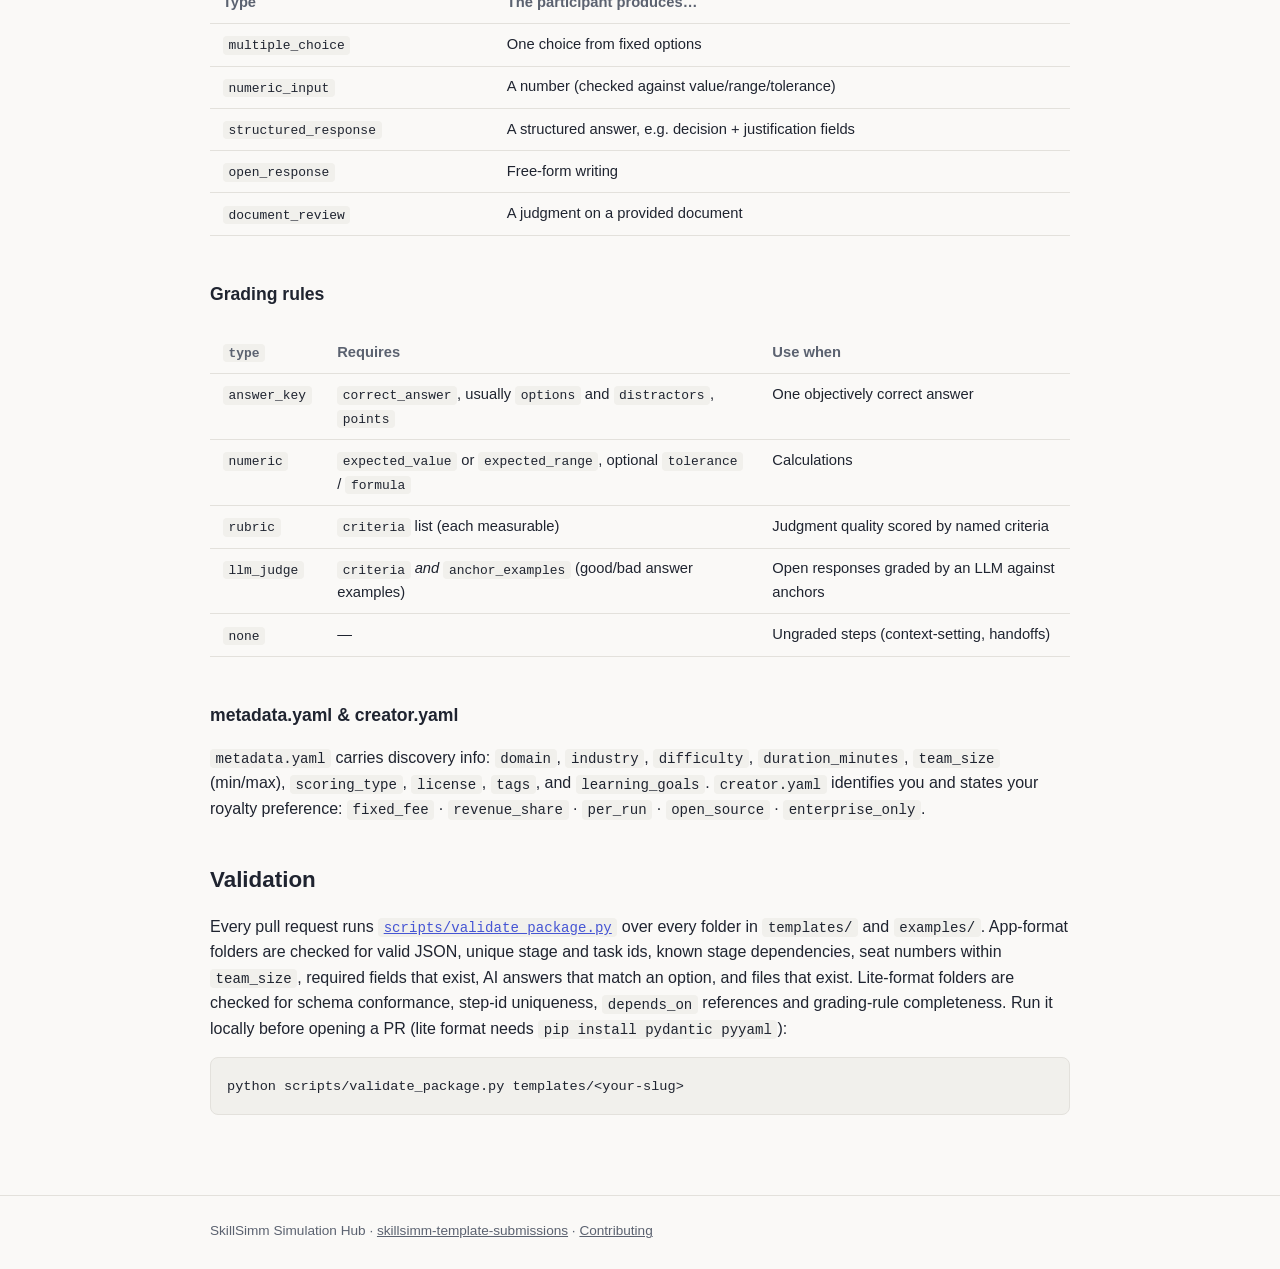
<file: docs/format.html>
<!DOCTYPE html>
<html lang="en">
<head>
  <meta charset="utf-8">
  <meta name="viewport" content="width=device-width, initial-scale=1">
  <title>Template package format — SkillSimm Simulation Hub</title>
  <meta name="description" content="The SkillSimm template package format: files, step fields, actor modes, task types, and grading rules.">
  <link rel="icon" href="data:image/svg+xml,<svg xmlns=%22http://www.w3.org/2000/svg%22 viewBox=%220 0 100 100%22><text y=%22.9em%22 font-size=%2290%22>🧩</text></svg>">
  <link rel="stylesheet" href="assets/style.css">
</head>
<body>
  <header class="site">
    <div class="wrap">
      <a class="brand" href="index.html">Skill<span>Simm</span> Simulation Hub</a>
      <nav class="site">
        <a href="index.html">Home</a>
        <a href="jobs.html">Jobs &amp; sims</a>
        <a href="create.html">Create</a>
        <a href="edit.html">Start from an example</a>
        <a href="format.html" aria-current="page">Format</a>
        <a href="https://github.com/SkillSimm/skillsimm-template-submissions">GitHub</a>
      </nav>
    </div>
  </header>

  <main>
    <div class="wrap">
      <h1>The template package format</h1>
      <p class="lede">
        Reference for reviewers and hands-on creators. If you're creating
        through the <a href="create.html">structured report</a>, you never
        touch these files — the AI interview builds them for you.
      </p>

      <p>Two formats are accepted. The <code>validate</code> check picks the right one for each folder:</p>
      <ul>
        <li><a href="#app-format"><strong>App format</strong></a> — <code>template.json</code> +
          <code>stages/*.json</code>. What SkillSimm runs, and what the
          <a href="edit.html">starters</a> use. Use it when you edit by hand.</li>
        <li><a href="#lite-format"><strong>Lite format</strong></a> — <code>template.yaml</code> +
          <code>steps.yaml</code>. What the AI/MCP path produces. Machine-readable schemas live in
          <a href="https://github.com/SkillSimm/skillsimm-template-submissions/tree/main/schemas"><code>schemas/</code></a>.</li>
      </ul>

      <h2 id="app-format">App format (template.json + stages/)</h2>
<pre><code>templates/
  your-template-slug/
    template.json          # settings for the whole simulation
    stages/
      01_first_stage.json  # one file per stage, run in name order
      02_next_stage.json
    materials/             # what participants read (md, pdf, html, txt, csv)
    skills/                # AI coach instructions, plain English (optional)
    evaluation/rubric.json # what good answers look like (optional)
    README.md              # for reviewers: what it teaches, how it works
</code></pre>
      <p>
        Copy a starter from
        <a href="https://github.com/SkillSimm/skillsimm-template-submissions/tree/main/examples"><code>examples/</code></a>
        rather than starting empty. Step-by-step: <a href="edit.html">Start from an example</a>.
      </p>

      <h3>template.json</h3>
      <div class="table-scroll">
      <table>
        <tr><th>Key</th><th>Required</th><th>Meaning</th></tr>
        <tr><td><code>template_id</code></td><td>yes</td><td>Unique id, the folder slug with <code>_</code> for <code>-</code></td></tr>
        <tr><td><code>name</code></td><td>yes</td><td>Display name</td></tr>
        <tr><td><code>team_size</code></td><td>yes</td><td>Number of seats</td></tr>
        <tr><td><code>version</code></td><td>no</td><td>Semver; defaults to 1.0.0. Bump it when you change the template</td></tr>
        <tr><td><code>lens_assignments</code></td><td>no</td><td>Per seat: <code>member_slot</code>, <code>lens</code> (title), <code>goal</code></td></tr>
        <tr><td><code>staffing</code></td><td>no</td><td><code>allowed_sizes</code>, <code>human_seat_order</code> (who gets seated first), <code>vacant_functions: "pool"</code> (empty seats' tasks go to the leader), <code>start.min_humans</code></td></tr>
        <tr><td><code>materials</code></td><td>no</td><td>List of <code>{name, path, mime, visibility, description, audience?}</code>; <code>audience.slots</code> makes a file private to those seats</td></tr>
        <tr><td><code>ai_chat_enabled</code>, <code>ai_chat_policy</code></td><td>no</td><td>AI assistant in chat on/off; <code>"coach"</code> coaches without answering</td></tr>
        <tr><td><code>ai_answer_randomization</code></td><td>no</td><td><code>{enabled, p_support, p_correct}</code> — how often cards show an AI suggestion, and how often it is right</td></tr>
        <tr><td><code>ai_mediation</code></td><td>no</td><td>Per task: which seats the AI may ask on the participant's behalf, and the suggested request</td></tr>
        <tr><td><code>group_communication_allowed</code></td><td>no</td><td>Team chat on/off</td></tr>
        <tr><td><code>coordination</code></td><td>no</td><td><code>routing.takeover</code> (who may take over a task), <code>contacts</code> (who to ask), <code>nudges</code>, <code>escalation</code> (alert the facilitator)</td></tr>
        <tr><td><code>timing</code></td><td>no</td><td><code>{enabled: false}</code> for no time limit</td></tr>
        <tr><td><code>privacy</code></td><td>no</td><td><code>encrypt_participant_contacts</code>, <code>encrypt_case_contacts</code></td></tr>
        <tr><td><code>stages_dir</code>, <code>materials_dir</code>, <code>skills_dir</code>, <code>evaluation_config</code></td><td>no</td><td>Folder and file locations (defaults shown in the starters)</td></tr>
        <tr><td><code>metadata</code></td><td>no</td><td><code>domain</code>, <code>industry</code>, <code>difficulty</code>, <code>duration_minutes</code>, <code>scoring_type</code>, <code>license</code>, <code>author</code>, <code>tags</code>, <code>learning_goals</code>, <code>team_size {min, max}</code></td></tr>
      </table>
      </div>

      <h3>stages/NN_name.json</h3>
      <div class="table-scroll">
      <table>
        <tr><th>Key</th><th>Meaning</th></tr>
        <tr><td><code>stage_id</code></td><td>Unique id</td></tr>
        <tr><td><code>name</code>, <code>description</code></td><td>Shown on the stage rail and to the AI coach</td></tr>
        <tr><td><code>dependencies</code></td><td>Stage ids that must finish first</td></tr>
        <tr><td><code>stage_kind</code></td><td><code>"survey_pre"</code> / <code>"survey_post"</code> for unscored surveys placed first / last</td></tr>
        <tr><td><code>estimated_duration_minutes</code></td><td>Planning estimate</td></tr>
        <tr><td><code>tasks</code></td><td>The cards in this stage (below)</td></tr>
      </table>
      </div>

      <h3>Task (one card)</h3>
      <div class="table-scroll">
      <table>
        <tr><th>Key</th><th>Meaning</th></tr>
        <tr><td><code>task_id</code></td><td>Unique across the template</td></tr>
        <tr><td><code>participant_slot</code>, <code>role</code></td><td>Which seat does it</td></tr>
        <tr><td><code>type</code></td><td><code>"human"</code> for a person's card; <code>"auto"</code> for an AI step</td></tr>
        <tr><td><code>name</code>, <code>hitl_prompt</code></td><td>Card title and question</td></tr>
        <tr><td><code>field_schema</code></td><td>The answer fields: <code>select</code>, <code>multi_select</code>, <code>textarea</code>, <code>text</code>, <code>number</code>, <code>likert</code>; each with <code>label</code>, <code>options</code> where needed, <code>required</code></td></tr>
        <tr><td><code>required_fields</code></td><td>Field names that must be filled; each must be in <code>field_schema</code></td></tr>
        <tr><td><code>ai_guidance_skill</code></td><td>Path to the coach file in <code>skills/</code></td></tr>
        <tr><td><code>ai_answer</code></td><td><code>{correct, wrong}</code> — the AI suggestion shown on the card; each must equal an option exactly</td></tr>
        <tr><td><code>chat_context_override</code></td><td>Extra instructions to the AI coach for this card</td></tr>
        <tr><td><code>evaluation_point</code>, <code>evaluation_weight</code></td><td>Scored or not, and its share of the total</td></tr>
        <tr><td><code>ui_options</code></td><td>e.g. <code>information_requests</code>, <code>submit_label</code></td></tr>
      </table>
      </div>

      <h2 id="lite-format">Lite format (AI/MCP submissions)</h2>
      <p>The structured-report path produces one folder under <code>templates/</code>:</p>
<pre><code>templates/
  your-template-slug/
    template.yaml          # identity: id, title, objective, audience, roles, team size
    steps.yaml             # the ordered steps, human/AI modes, and grading rules
    metadata.yaml          # domain, difficulty, duration, tags, license, learning goals
    creator.yaml           # who you are + royalty preference
    sample_inputs.json     # example inputs for a test run
    expected_outputs.json  # what a good run produces
    README.md              # human-readable description of the simulation
    LICENSE.md             # license text
</code></pre>
      <p>
        Scaffold one with
        <code>python scripts/new_template.py --slug your-template-slug</code>.
      </p>

      <h3>template.yaml</h3>
      <div class="table-scroll">
      <table>
        <tr><th>Field</th><th>Required</th><th>Meaning</th></tr>
        <tr><td><code>id</code></td><td>yes</td><td>Unique snake_case identifier, e.g. <code>consumer_complaint_escalation</code></td></tr>
        <tr><td><code>title</code></td><td>yes</td><td>Display name</td></tr>
        <tr><td><code>objective</code></td><td>yes</td><td>The skill or judgment the simulation trains</td></tr>
        <tr><td><code>audience</code></td><td>no</td><td>Who it's for, e.g. "MBA / enterprise training"</td></tr>
        <tr><td><code>roles</code></td><td>no</td><td>List of participant roles, e.g. <code>support_agent</code>, <code>manager</code></td></tr>
        <tr><td><code>version</code></td><td>no</td><td>Semver, defaults to <code>1.0.0</code></td></tr>
        <tr><td><code>team_size</code></td><td>no</td><td>Default team size (integer, default 5)</td></tr>
        <tr><td><code>ai_chat_enabled</code></td><td>no</td><td>Whether participants get an AI chat assistant (default true)</td></tr>
        <tr><td><code>group_communication_allowed</code></td><td>no</td><td>Whether team members may talk to each other (default true)</td></tr>
      </table>
      </div>

      <h3>steps.yaml — one entry per step</h3>
      <div class="table-scroll">
      <table>
        <tr><th>Field</th><th>Required</th><th>Meaning</th></tr>
        <tr><td><code>id</code></td><td>yes</td><td>Unique snake_case step id</td></tr>
        <tr><td><code>title</code></td><td>yes</td><td>Short step name</td></tr>
        <tr><td><code>actor_mode</code></td><td>yes</td><td>Who acts — see table below</td></tr>
        <tr><td><code>task_type</code></td><td>yes</td><td>Shape of the answer — see table below</td></tr>
        <tr><td><code>task_description</code></td><td>yes</td><td>What the participant is asked to do</td></tr>
        <tr><td><code>role</code></td><td>no</td><td>Which role performs this step</td></tr>
        <tr><td><code>depends_on</code></td><td>no</td><td>List of step ids that must complete first (defines the workflow DAG)</td></tr>
        <tr><td><code>ai_assist</code></td><td>no</td><td>What the AI may do: <code>suggests</code> · <code>critiques</code> · <code>grades</code> · <code>decides</code></td></tr>
        <tr><td><code>grading</code></td><td>no</td><td>Grading rule block — see below</td></tr>
      </table>
      </div>

      <h3>Actor modes — the human decision boundary</h3>
      <div class="table-scroll">
      <table>
        <tr><th>Mode</th><th>Who decides</th></tr>
        <tr><td><code>human</code></td><td>A person, working alone — no AI involvement</td></tr>
        <tr><td><code>human_with_ai</code></td><td>A person decides; AI assists per <code>ai_assist</code></td></tr>
        <tr><td><code>team_with_ai</code></td><td>The team decides together; AI assists</td></tr>
        <tr><td><code>ai</code></td><td>The AI acts autonomously; humans see the output downstream</td></tr>
      </table>
      </div>

      <h3>Task types</h3>
      <div class="table-scroll">
      <table>
        <tr><th>Type</th><th>The participant produces…</th></tr>
        <tr><td><code>multiple_choice</code></td><td>One choice from fixed options</td></tr>
        <tr><td><code>numeric_input</code></td><td>A number (checked against value/range/tolerance)</td></tr>
        <tr><td><code>structured_response</code></td><td>A structured answer, e.g. decision + justification fields</td></tr>
        <tr><td><code>open_response</code></td><td>Free-form writing</td></tr>
        <tr><td><code>document_review</code></td><td>A judgment on a provided document</td></tr>
      </table>
      </div>

      <h3>Grading rules</h3>
      <div class="table-scroll">
      <table>
        <tr><th><code>type</code></th><th>Requires</th><th>Use when</th></tr>
        <tr><td><code>answer_key</code></td><td><code>correct_answer</code>, usually <code>options</code> and <code>distractors</code>, <code>points</code></td><td>One objectively correct answer</td></tr>
        <tr><td><code>numeric</code></td><td><code>expected_value</code> or <code>expected_range</code>, optional <code>tolerance</code> / <code>formula</code></td><td>Calculations</td></tr>
        <tr><td><code>rubric</code></td><td><code>criteria</code> list (each measurable)</td><td>Judgment quality scored by named criteria</td></tr>
        <tr><td><code>llm_judge</code></td><td><code>criteria</code> <em>and</em> <code>anchor_examples</code> (good/bad answer examples)</td><td>Open responses graded by an LLM against anchors</td></tr>
        <tr><td><code>none</code></td><td>—</td><td>Ungraded steps (context-setting, handoffs)</td></tr>
      </table>
      </div>

      <h3>metadata.yaml &amp; creator.yaml</h3>
      <p>
        <code>metadata.yaml</code> carries discovery info: <code>domain</code>,
        <code>industry</code>, <code>difficulty</code>,
        <code>duration_minutes</code>, <code>team_size</code> (min/max),
        <code>scoring_type</code>, <code>license</code>, <code>tags</code>, and
        <code>learning_goals</code>.
        <code>creator.yaml</code> identifies you and states your royalty
        preference: <code>fixed_fee</code> · <code>revenue_share</code> ·
        <code>per_run</code> · <code>open_source</code> ·
        <code>enterprise_only</code>.
      </p>

      <h2>Validation</h2>
      <p>
        Every pull request runs
        <a href="https://github.com/SkillSimm/skillsimm-template-submissions/blob/main/scripts/validate_package.py"><code>scripts/validate_package.py</code></a>
        over every folder in <code>templates/</code> and <code>examples/</code>.
        App-format folders are checked for valid JSON, unique stage and task ids,
        known stage dependencies, seat numbers within <code>team_size</code>,
        required fields that exist, AI answers that match an option, and files
        that exist. Lite-format folders are checked for schema conformance, step-id
        uniqueness, <code>depends_on</code> references and grading-rule completeness.
        Run it locally before opening a PR (lite format needs
        <code>pip install pydantic pyyaml</code>):
      </p>
<pre><code>python scripts/validate_package.py templates/&lt;your-slug&gt;</code></pre>
    </div>
  </main>

  <footer class="site">
    <div class="wrap">
      SkillSimm Simulation Hub ·
      <a href="https://github.com/SkillSimm/skillsimm-template-submissions">skillsimm-template-submissions</a> ·
      <a href="https://github.com/SkillSimm/skillsimm-template-submissions/blob/main/CONTRIBUTING.md">Contributing</a>
    </div>
  </footer>
</body>
</html>
</file>
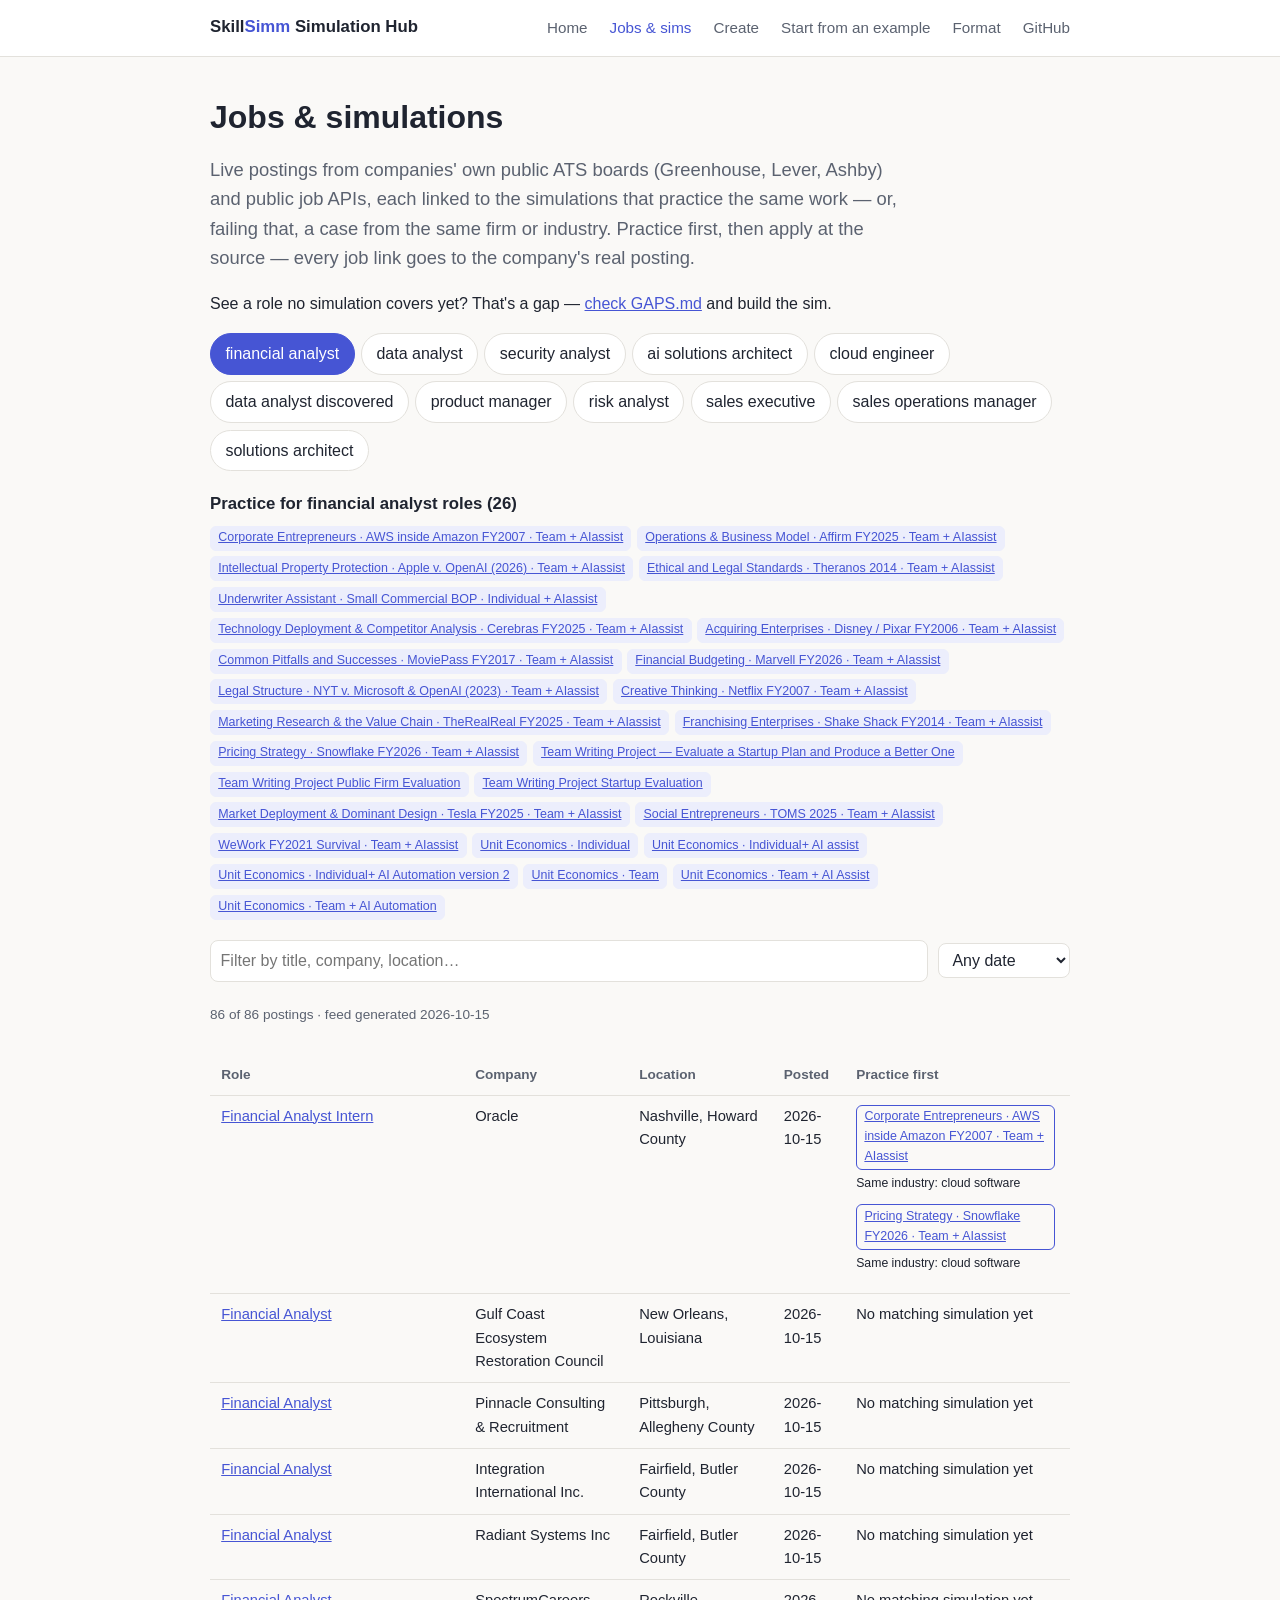
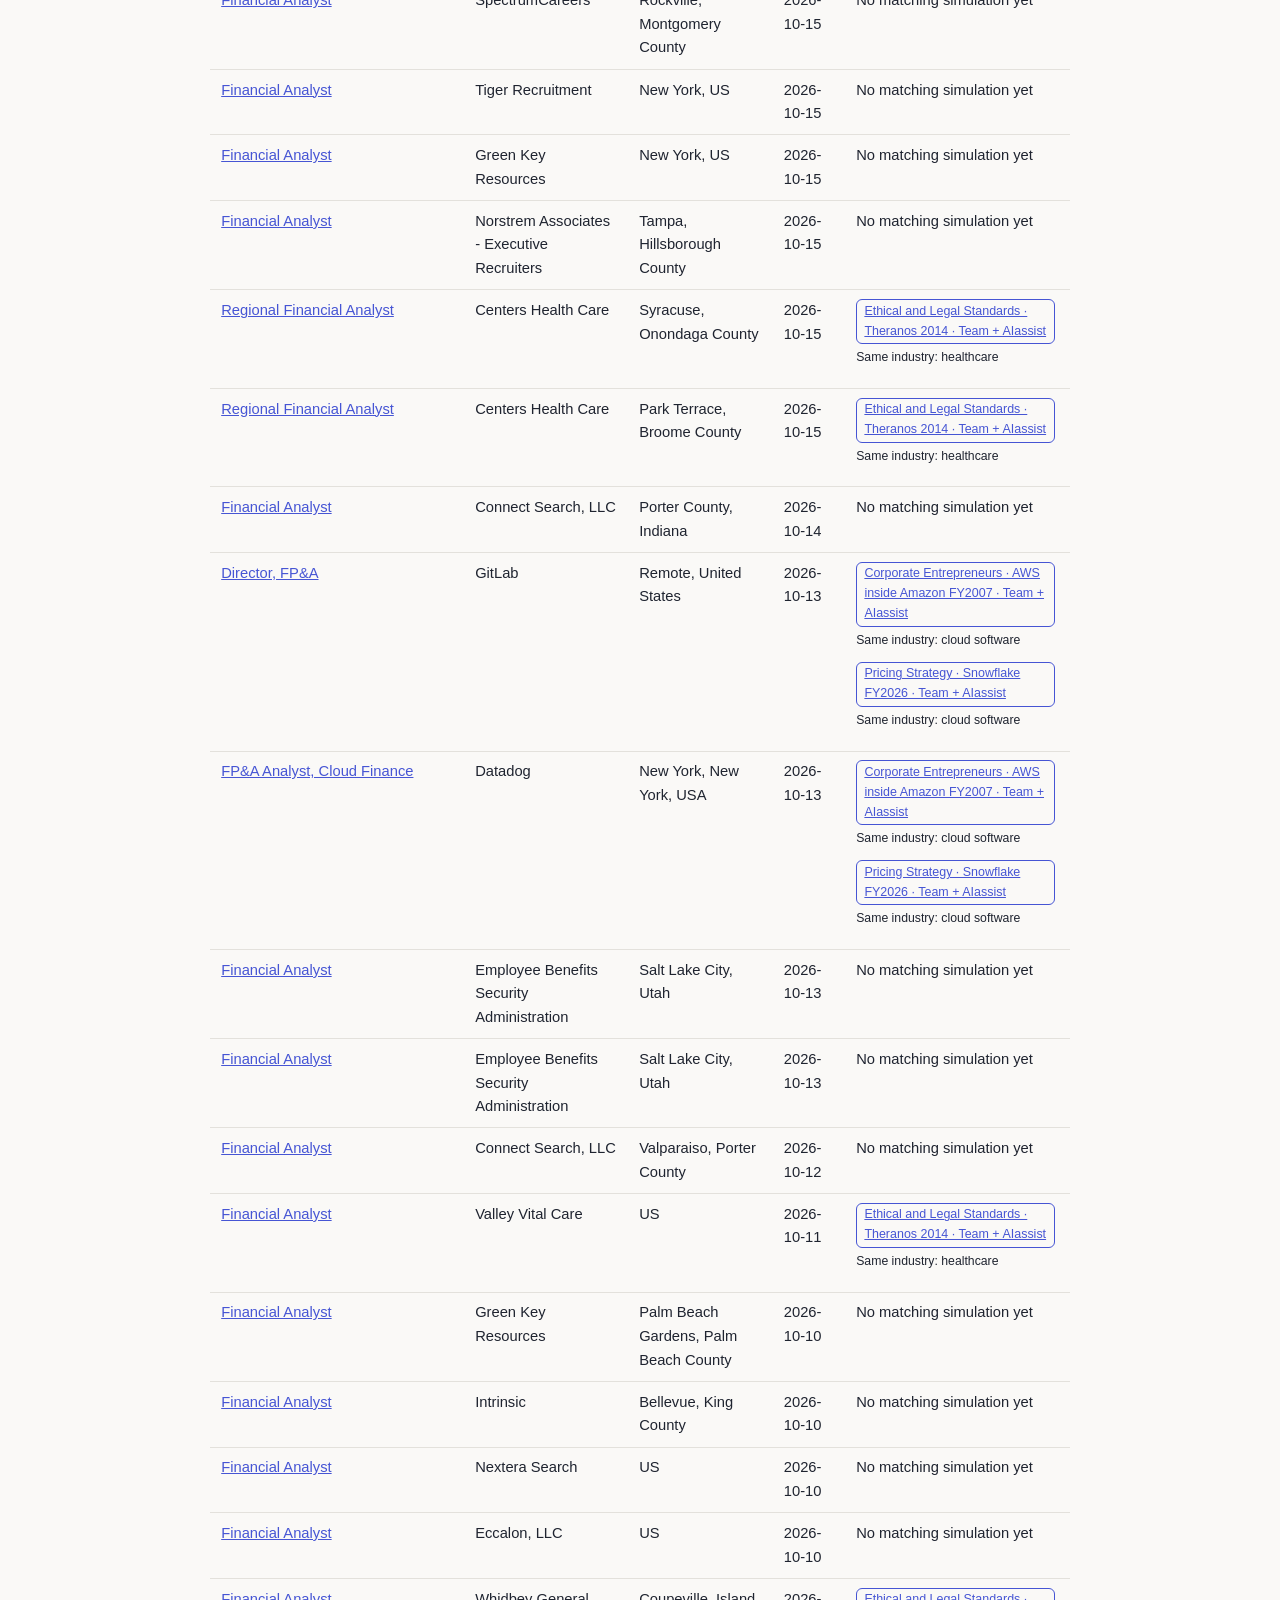
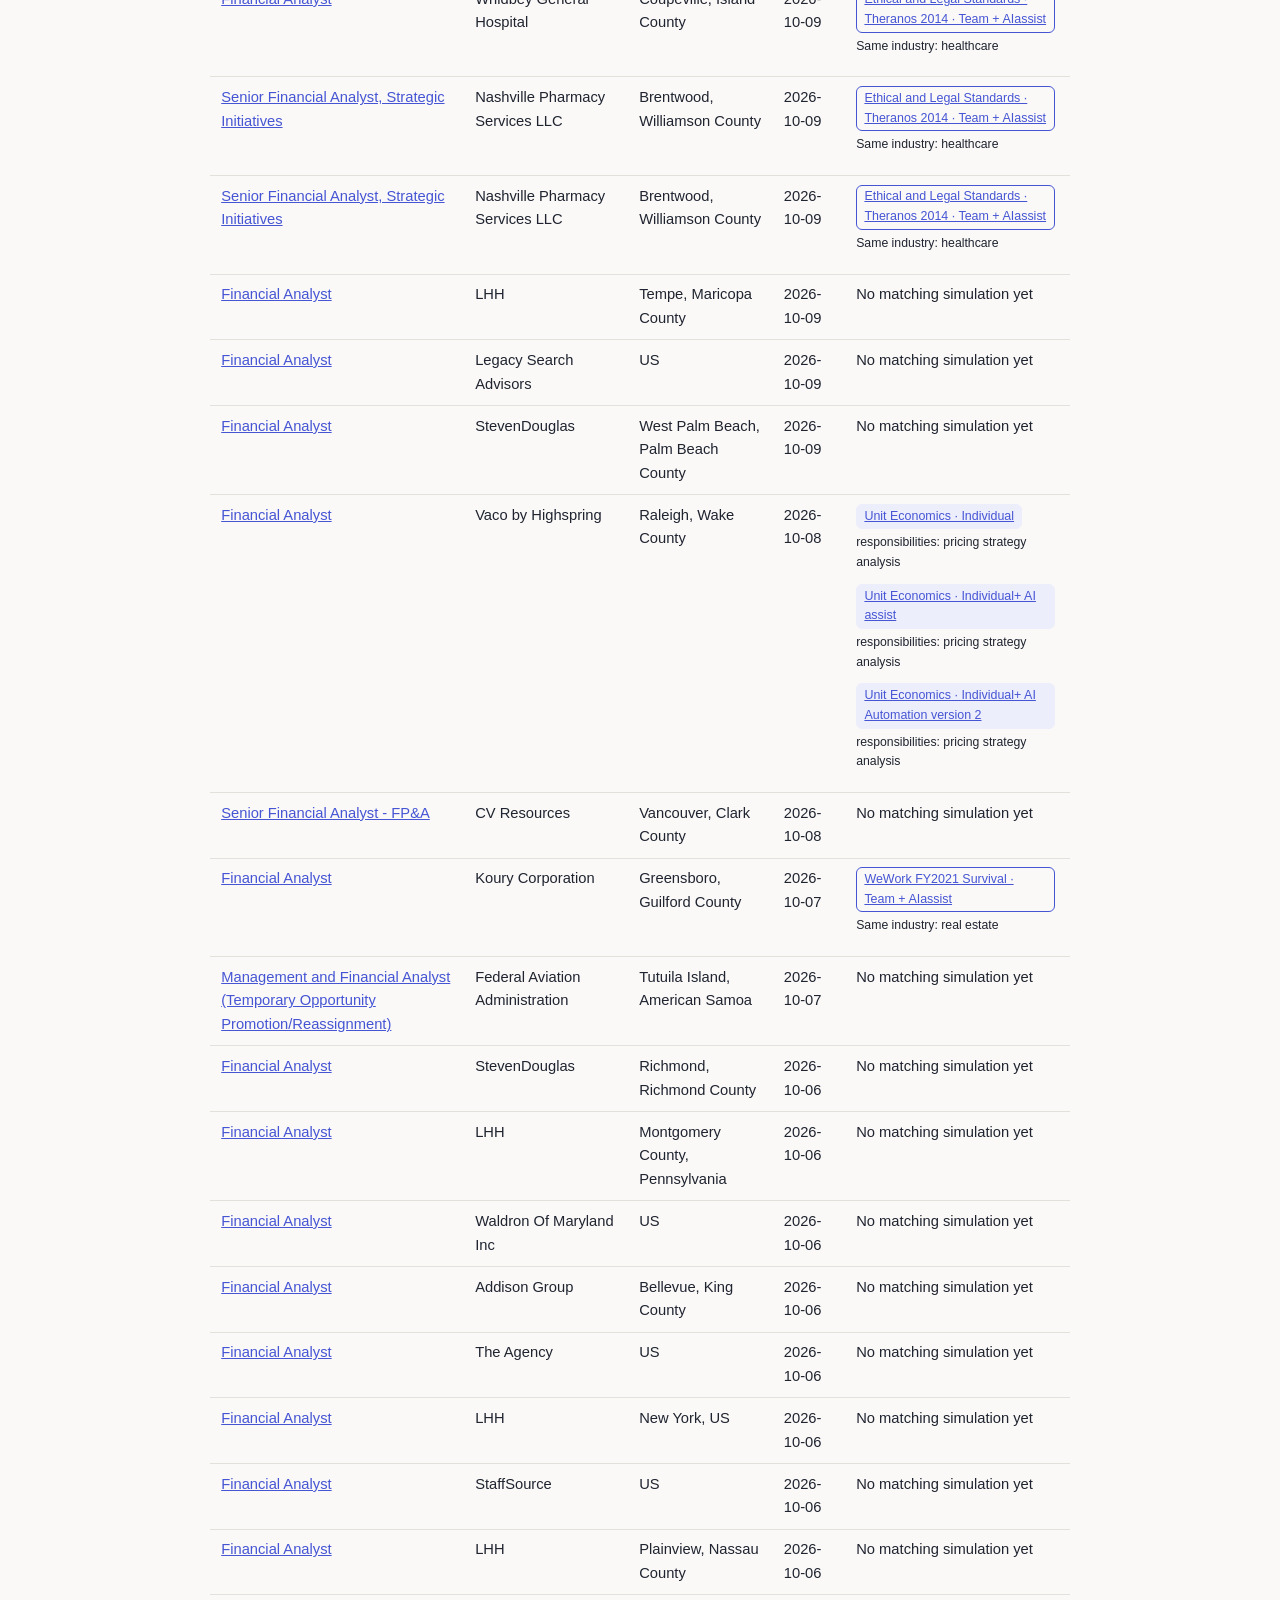
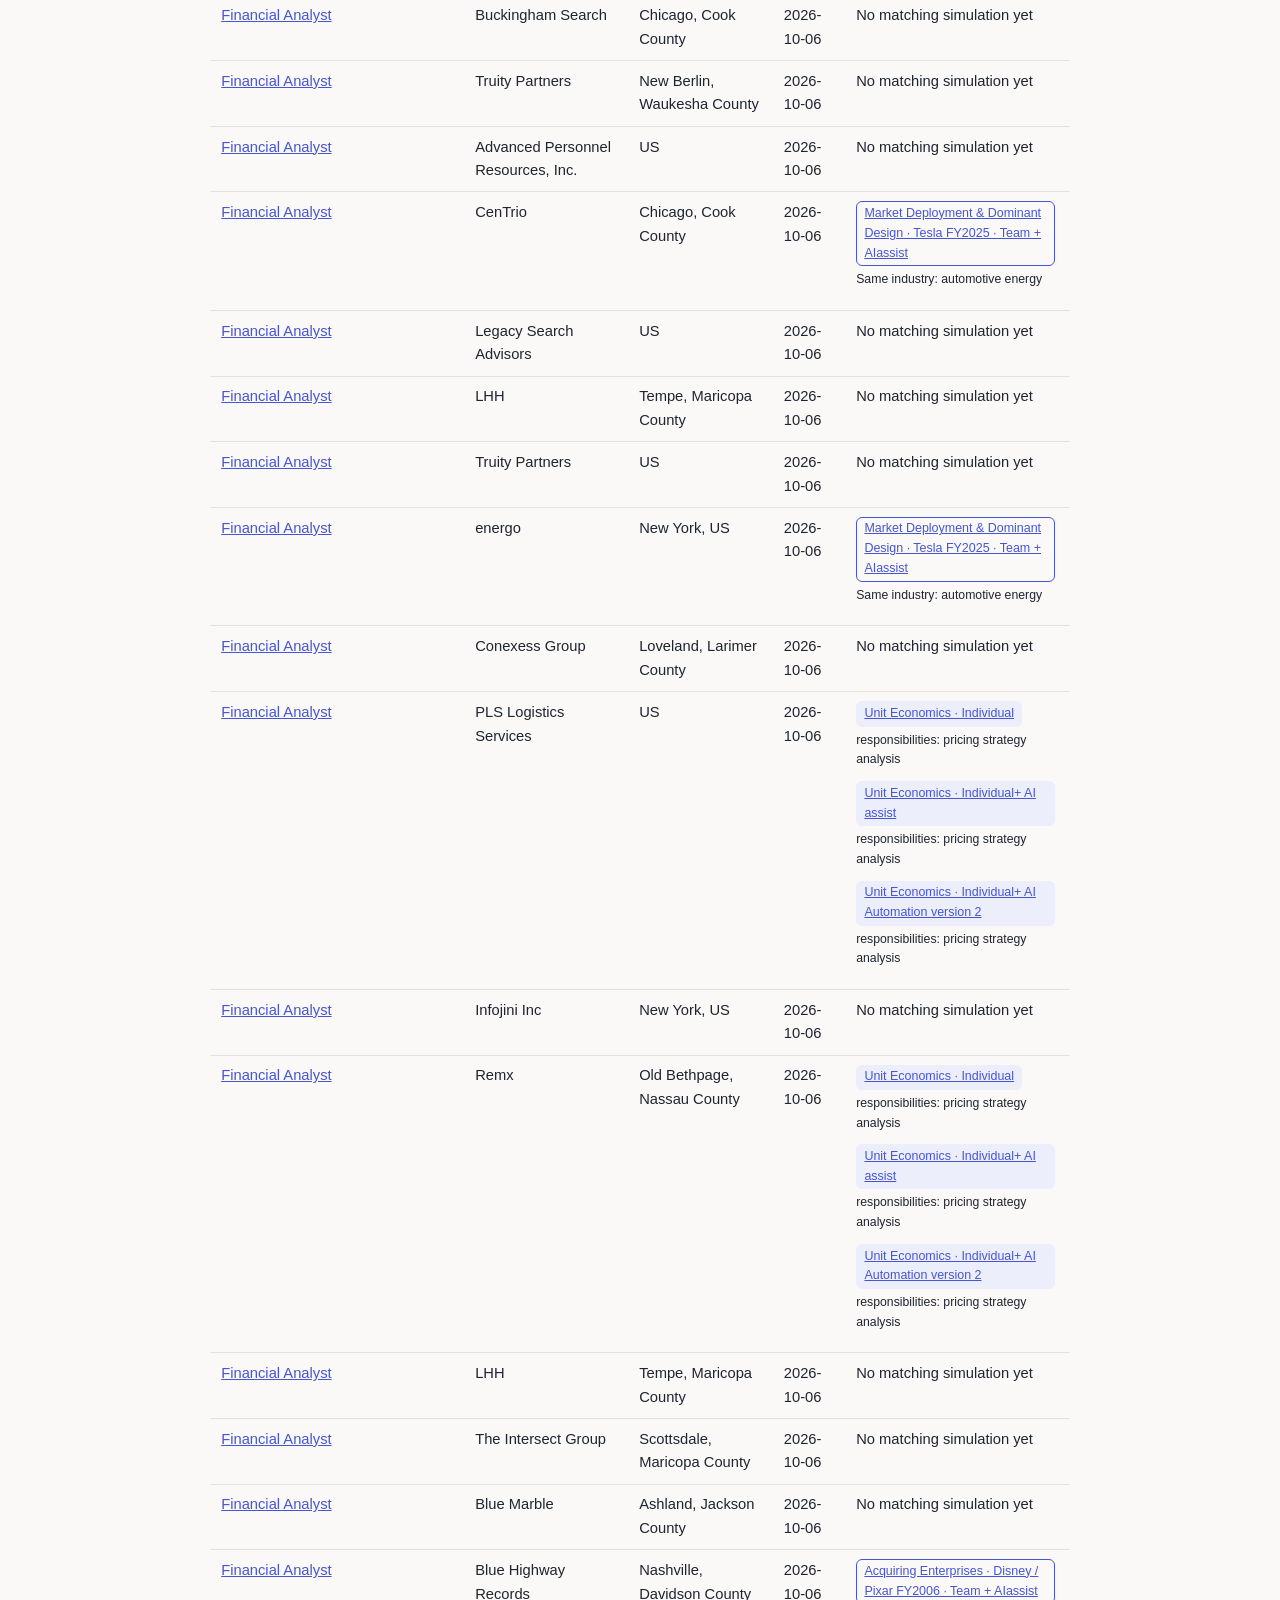
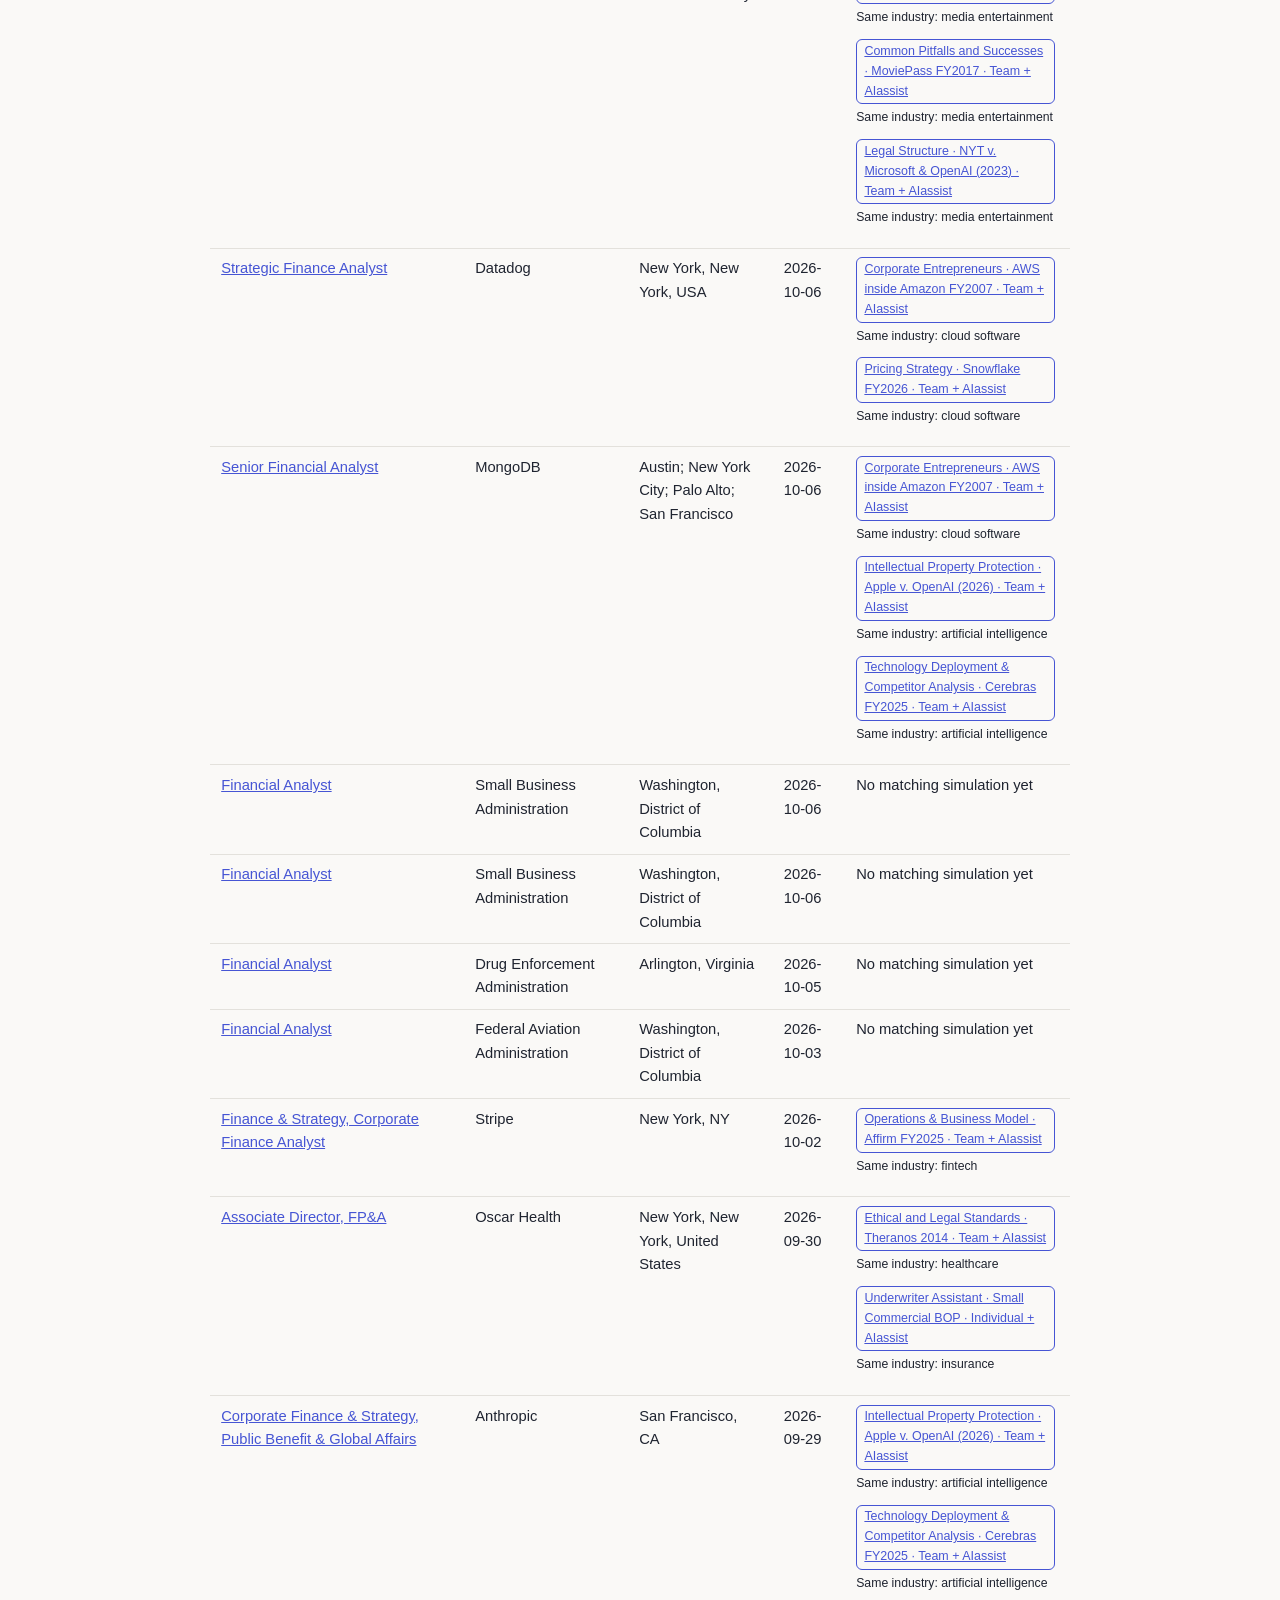
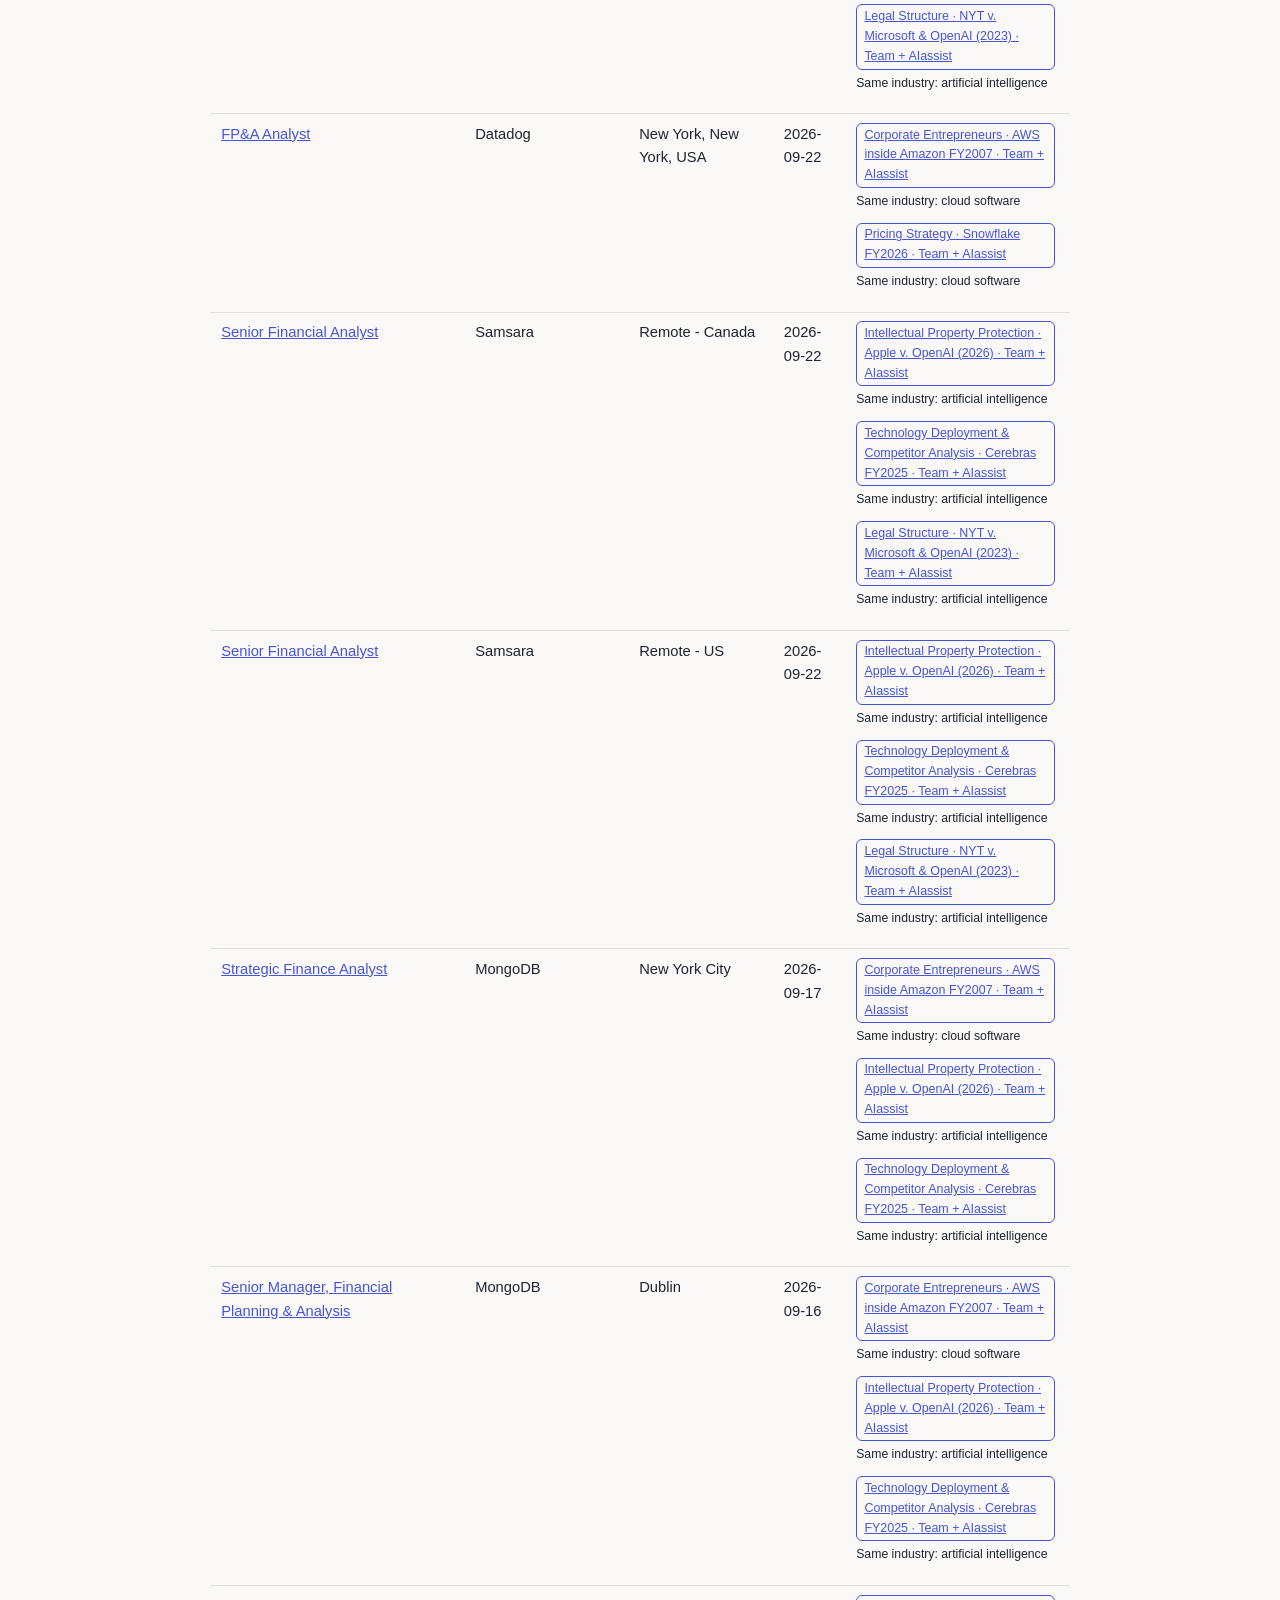
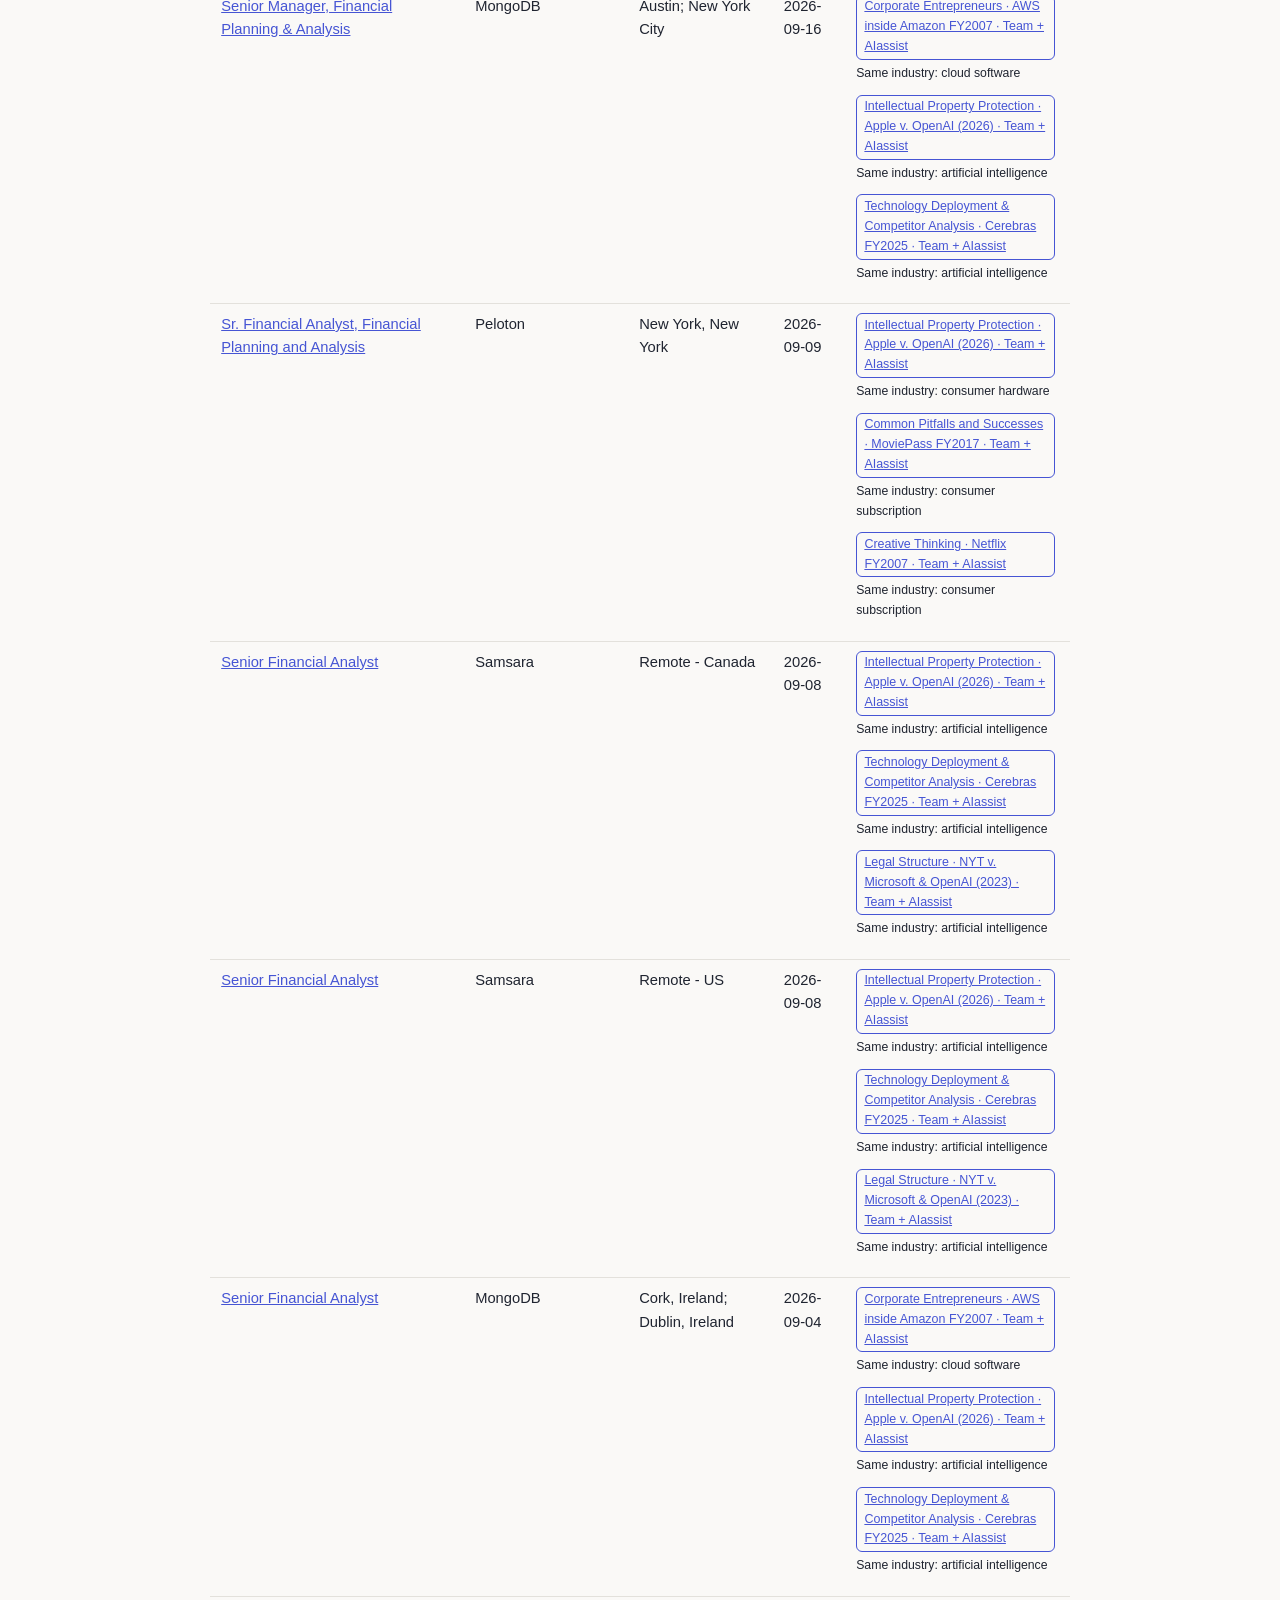
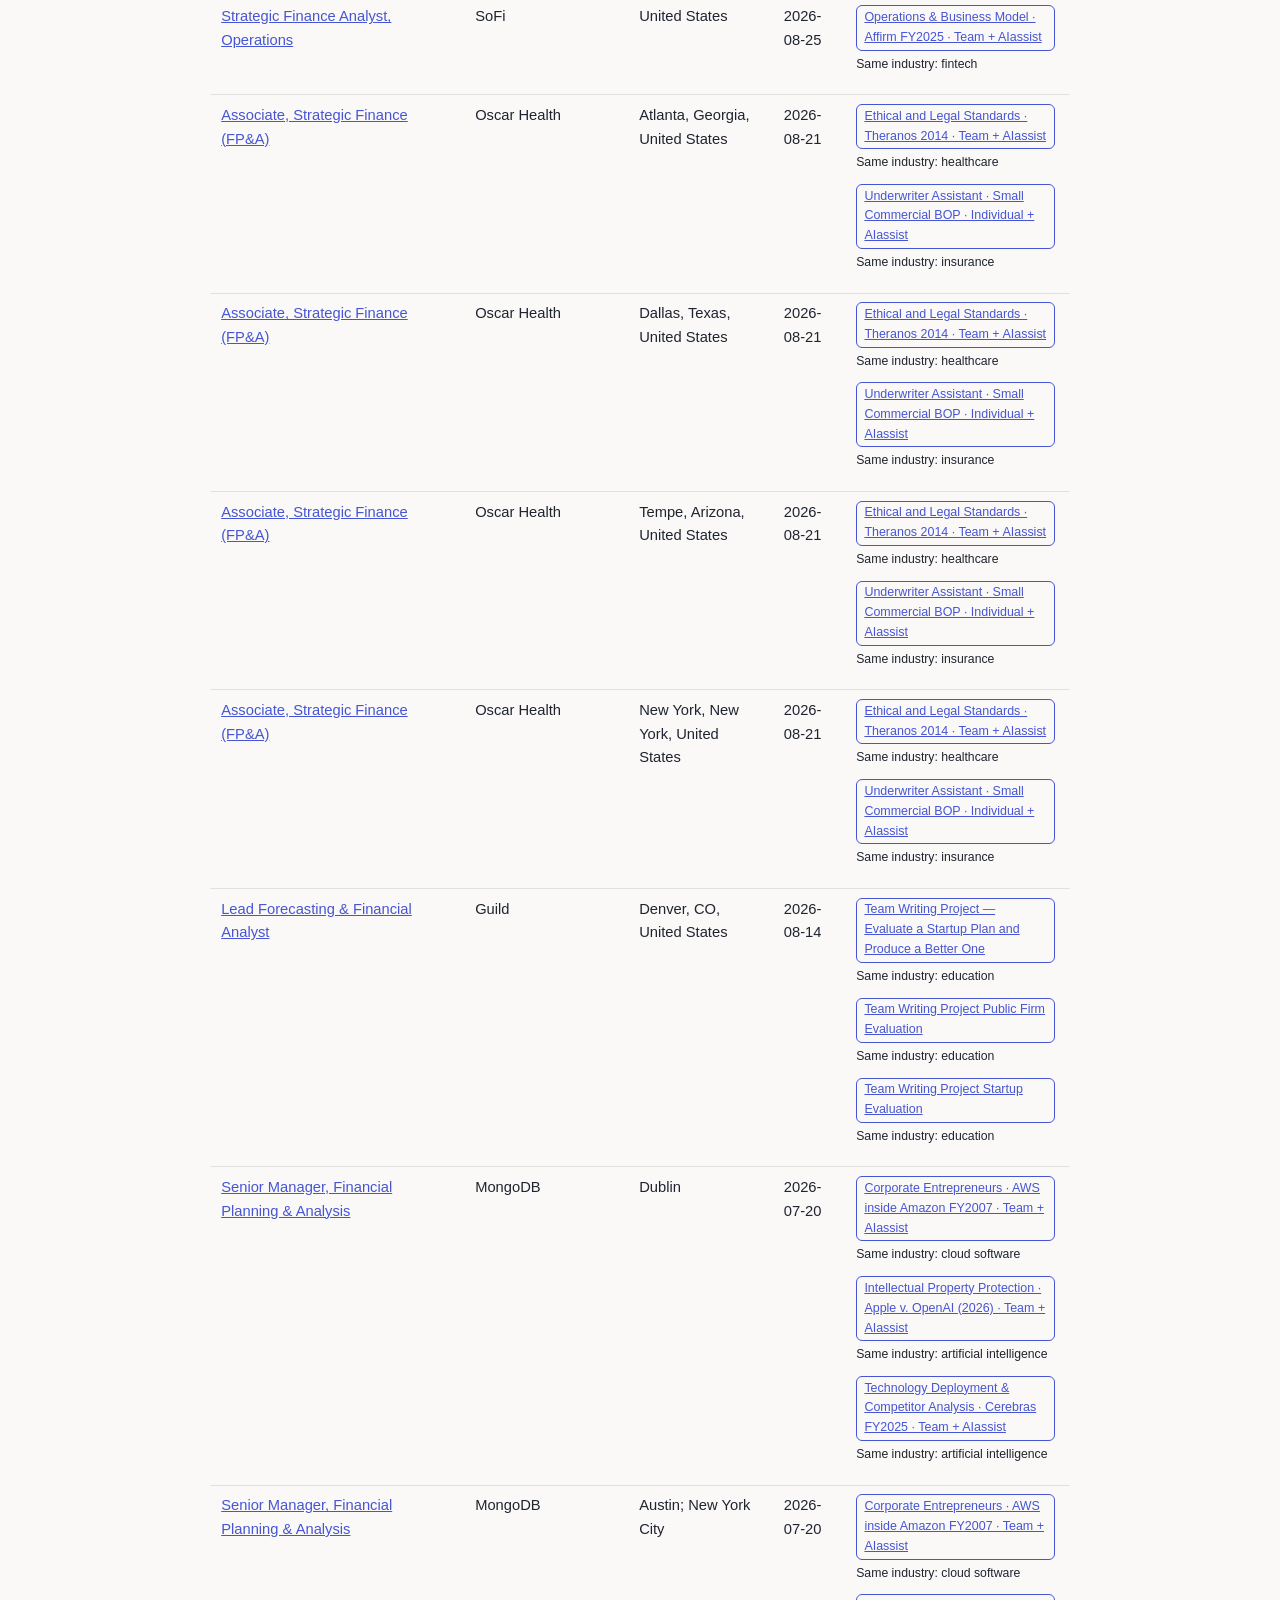
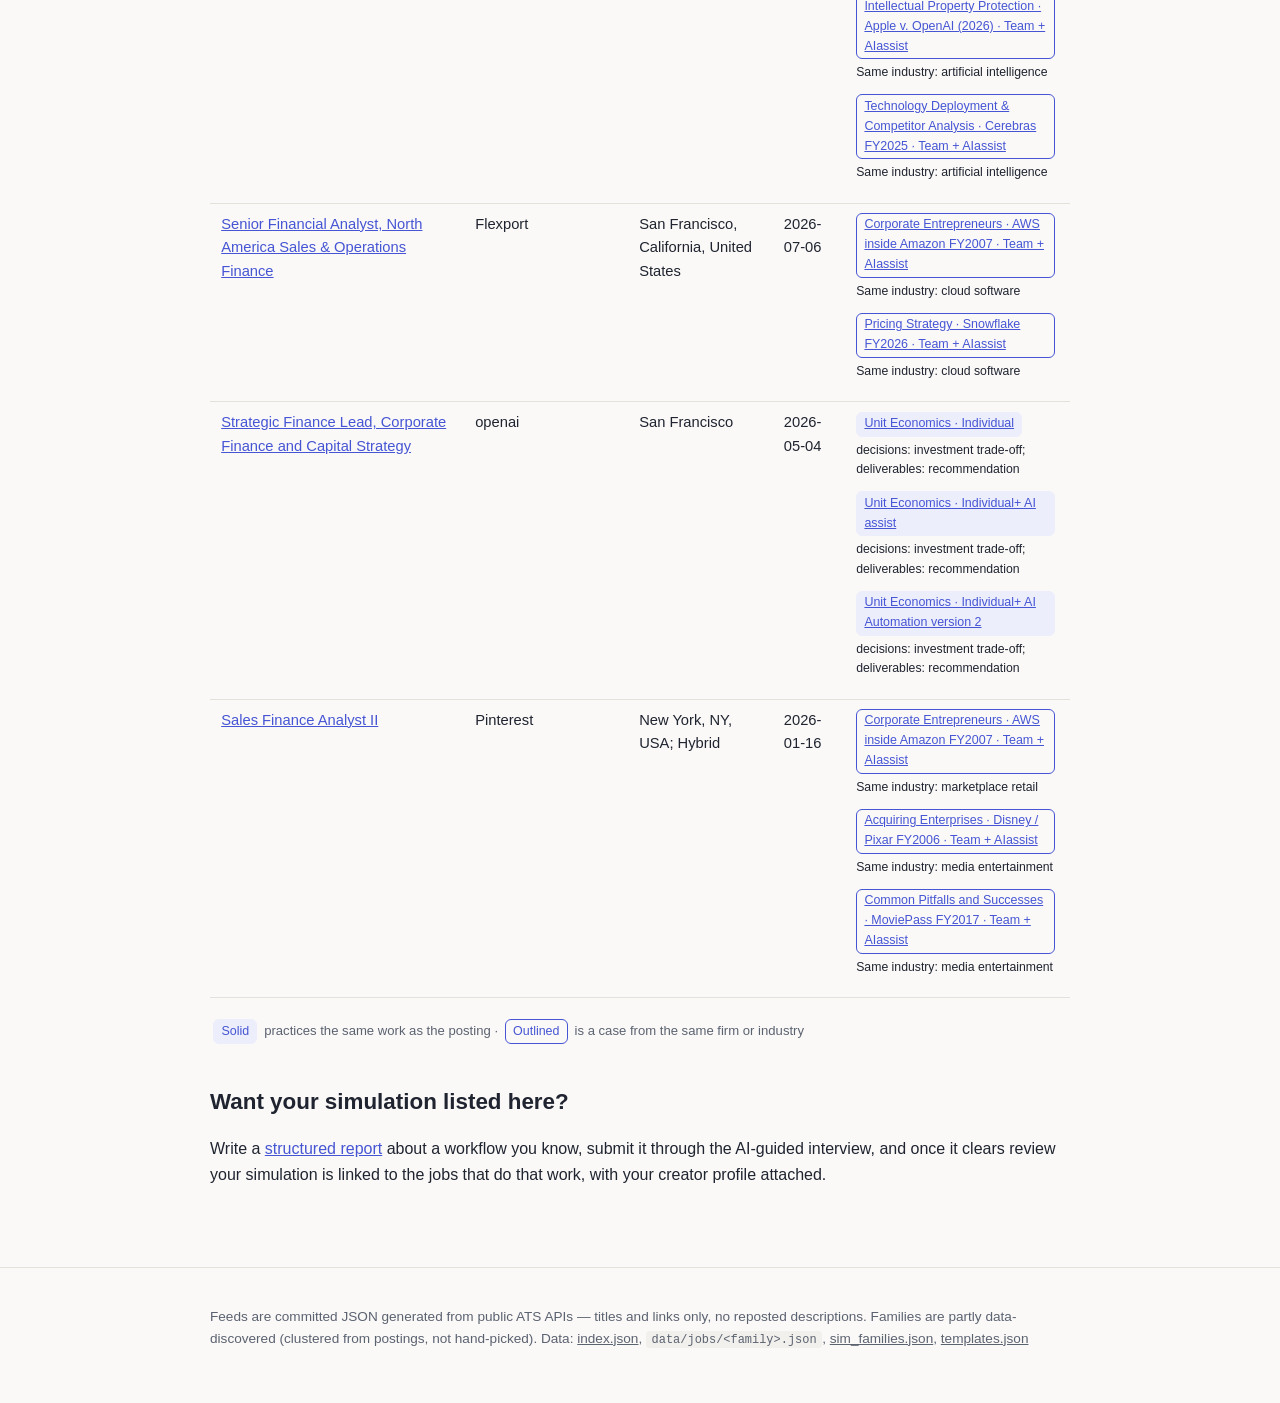
<file: docs/jobs.html>
<!DOCTYPE html>
<html lang="en">
<head>
  <meta charset="utf-8">
  <meta name="viewport" content="width=device-width, initial-scale=1">
  <title>Jobs & simulations — SkillSimm Simulation Hub</title>
  <meta name="description" content="Live job postings from public ATS boards, each linked to the SkillSimm simulations that practice the same work or come from the same industry. Practice the sim, then apply.">
  <link rel="icon" href="data:image/svg+xml,<svg xmlns=%22http://www.w3.org/2000/svg%22 viewBox=%220 0 100 100%22><text y=%22.9em%22 font-size=%2290%22>🧩</text></svg>">
  <link rel="stylesheet" href="assets/style.css">
  <style>
    .jobs-controls { display: flex; flex-wrap: wrap; gap: 0.6rem; margin: 1rem 0 1.4rem; align-items: center; }
    .jobs-controls input, .jobs-controls select {
      padding: 0.45rem 0.6rem; border: 1px solid var(--border); border-radius: 8px;
      background: var(--surface); color: var(--text); font: inherit;
    }
    .jobs-controls input[type="search"] { flex: 1 1 220px; }
    .fam-tabs { display: flex; gap: 0.4rem; flex-wrap: wrap; margin-top: 1rem; }
    .fam-tabs button {
      padding: 0.45rem 0.9rem; border: 1px solid var(--border); border-radius: 999px;
      background: var(--surface); color: var(--text); cursor: pointer; font: inherit;
    }
    .fam-tabs button[aria-pressed="true"] { background: var(--accent); color: #fff; border-color: var(--accent); }
    table.jobs { width: 100%; border-collapse: collapse; }
    .jobs-scroll { overflow-x: auto; }
    table.jobs th, table.jobs td { text-align: left; padding: 0.55rem 0.7rem; border-bottom: 1px solid var(--border); vertical-align: top; }
    table.jobs th { color: var(--text-muted); font-weight: 600; font-size: 0.85rem; }
    .sim-chip { display: inline-block; background: var(--accent-soft); color: var(--accent);
      border: 1px solid var(--accent-soft); border-radius: 6px; padding: 0.1rem 0.45rem;
      font-size: 0.78rem; margin: 0 0.25rem 0.25rem 0; }
    .sim-chip.industry { background: transparent; border-color: var(--accent); }
    .sim-strip { margin: 1.2rem 0 0.4rem; }
    .sim-strip h2, .all-sims h2 { font-size: 1.05rem; margin: 0 0 0.5rem; }
    .sim-strip .chips { display: flex; flex-wrap: wrap; gap: 0.1rem; }
    .legend { color: var(--text-muted); font-size: 0.82rem; margin: 0.3rem 0 0; }
    .legend .sim-chip { margin: 0 0.2rem; }
    .all-sims { margin-top: 2.5rem; }
    .stamp { color: var(--text-muted); font-size: 0.85rem; }
    .empty { color: var(--text-muted); padding: 2rem 0; }
  </style>
  <script src="assets/embed.js"></script>
</head>
<body>
  <header class="site">
    <div class="wrap">
      <a class="brand" href="index.html">Skill<span>Simm</span> Simulation Hub</a>
      <nav class="site">
        <a href="index.html">Home</a>
        <a href="jobs.html" aria-current="page">Jobs &amp; sims</a>
        <a href="create.html">Create</a>
        <a href="edit.html">Start from an example</a>
        <a href="format.html">Format</a>
        <a href="https://github.com/SkillSimm/skillsimm-template-submissions">GitHub</a>
      </nav>
    </div>
  </header>

  <main>
    <div class="wrap">
      <h1>Jobs &amp; simulations</h1>
      <p class="lede">
        Live postings from companies' own public ATS boards (Greenhouse, Lever,
        Ashby) and public job APIs, each linked to the simulations that practice
        the same work — or, failing that, a case from the same firm or industry.
        Practice first, then apply at the source — every job link goes to the
        company's real posting.
      </p>
      <p>
        See a role no simulation covers yet? That's a gap —
        <a href="https://github.com/SkillSimm/skillsimm-template-submissions/blob/main/GAPS.md">check GAPS.md</a>
        and build the sim.
      </p>

      <div class="fam-tabs" id="famTabs" role="group" aria-label="Job family"></div>

      <section class="sim-strip" id="simStrip" hidden>
        <h2 id="simStripTitle">Practice for this role</h2>
        <div class="chips" id="simStripChips"></div>
      </section>

      <div class="jobs-controls">
        <input type="search" id="q" placeholder="Filter by title, company, location…" aria-label="Filter postings">
        <select id="days" aria-label="Posted within">
          <option value="0">Any date</option>
          <option value="7">Last 7 days</option>
          <option value="30">Last 30 days</option>
          <option value="90">Last 90 days</option>
        </select>
      </div>

      <p class="stamp" id="stamp" role="status"></p>
      <div class="jobs-scroll" tabindex="0" role="region" aria-label="Job postings, scroll horizontally on small screens">
        <table class="jobs" id="jobsTable" hidden>
          <thead>
            <tr><th>Role</th><th>Company</th><th>Location</th><th>Posted</th><th>Practice first</th></tr>
          </thead>
          <tbody id="jobsBody"></tbody>
        </table>
      </div>
      <p class="empty" id="empty" hidden>No postings match the current filters.</p>
      <p class="legend" id="legend" hidden>
        <span class="sim-chip">Solid</span> practices the same work as the posting ·
        <span class="sim-chip industry">Outlined</span> is a case from the same firm or industry
      </p>

      <section class="all-sims" id="allSims" hidden>
        <h2>More simulations</h2>
        <p class="stamp">Not yet linked to a job family above.</p>
        <div class="chips" id="allSimsChips"></div>
      </section>

      <h2>Want your simulation listed here?</h2>
      <p>
        Write a <a href="create.html">structured report</a> about a workflow you
        know, submit it through the AI-guided interview, and once it clears
        review your simulation is linked to the jobs that do that work, with
        your creator profile attached.
      </p>
    </div>
  </main>

  <footer class="site">
    <div class="wrap">
      <p>Feeds are committed JSON generated from public ATS APIs — titles and
         links only, no reposted descriptions. Families are partly
         data-discovered (clustered from postings, not hand-picked).
         Data: <a href="data/jobs/index.json">index.json</a>,
         <code>data/jobs/&lt;family&gt;.json</code>,
         <a href="data/jobs/sim_families.json">sim_families.json</a>,
         <a href="data/templates.json">templates.json</a></p>
    </div>
  </footer>

  <script>
    // Fallback when data/jobs/index.json is missing; otherwise tabs come from
    // the index so data-discovered families appear automatically.
    const DEFAULT_FAMILIES = ["financial_analyst", "data_analyst", "security_analyst"];
    const state = { family: null, feeds: {}, q: "", days: 0, catalog: new Map(),
                    simFamilies: {}, renderId: 0 };

    const tabs = document.getElementById("famTabs");
    function buildTabs(families) {
      tabs.innerHTML = "";
      families.forEach(f => {
        const b = document.createElement("button");
        b.textContent = f.replace(/_/g, " ");
        b.dataset.family = f;
        b.setAttribute("aria-pressed", String(f === state.family));
        b.addEventListener("click", () => { state.family = f; syncTabs(); renderStrip(); render(); });
        tabs.appendChild(b);
      });
    }
    async function initFamilies() {
      try {
        const response = await fetch("data/templates.json", {cache: "no-store"});
        if (!response.ok) throw new Error("Catalog unavailable");
        const catalog = await response.json();
        state.catalog = new Map(catalog.templates.map(t => [t.template_id, t]));
      } catch {
        document.getElementById("stamp").textContent = "Simulation catalog unavailable. Please try again later.";
        return;
      }
      try {
        const resp = await fetch("data/jobs/sim_families.json", { cache: "no-store" });
        if (resp.ok) state.simFamilies = (await resp.json()).templates || {};
      } catch {}
      let families = DEFAULT_FAMILIES;
      try {
        const resp = await fetch("data/jobs/index.json", { cache: "no-store" });
        if (resp.ok) {
          const idx = await resp.json();
          const listed = (idx.families || []).map(e => e.family).filter(Boolean);
          if (listed.length) families = listed;
        }
      } catch {}
      state.family = families[0];
      buildTabs(families);
      renderAllSims(families);
      renderStrip();
      render();
    }
    function simChip(id, cls = "") {
      const template = state.catalog.get(id);
      const a = document.createElement("a");
      a.className = `sim-chip ${cls}`.trim();
      a.href = simUrl(id);
      a.target = "_blank"; a.rel = "noopener noreferrer";
      a.textContent = template.title;
      const meta = [template.difficulty, template.duration_minutes != null ? `${template.duration_minutes} min` : null,
        template.team_size != null ? `${template.team_size} participant(s)` : null].filter(Boolean).join(" · ");
      if (meta) a.title = meta;
      return a;
    }
    function familySims(family) {
      return [...state.catalog.keys()].filter(id => (state.simFamilies[id] || []).includes(family)).sort();
    }
    function renderStrip() {
      const ids = familySims(state.family);
      const strip = document.getElementById("simStrip");
      const chips = document.getElementById("simStripChips");
      chips.replaceChildren(...ids.map(id => simChip(id)));
      document.getElementById("simStripTitle").textContent =
        `Practice for ${state.family.replace(/_/g, " ")} roles (${ids.length})`;
      strip.hidden = !ids.length;
    }
    function renderAllSims(families) {
      const listed = new Set(families.flatMap(familySims));
      const rest = [...state.catalog.keys()].filter(id => !listed.has(id)).sort();
      document.getElementById("allSimsChips").replaceChildren(...rest.map(id => simChip(id)));
      document.getElementById("allSims").hidden = !rest.length;
    }
    function syncTabs() {
      tabs.querySelectorAll("button").forEach(b =>
        b.setAttribute("aria-pressed", String(b.dataset.family === state.family)));
    }

    document.getElementById("q").addEventListener("input", e => { state.q = e.target.value.toLowerCase(); render(); });
    document.getElementById("days").addEventListener("change", e => { state.days = +e.target.value; render(); });

    async function load(family) {
      if (state.feeds[family] !== undefined) return state.feeds[family];
      try {
        const resp = await fetch(`data/jobs/${encodeURIComponent(family)}.json`, { cache: "no-store" });
        state.feeds[family] = resp.ok ? await resp.json() : null;
      } catch { state.feeds[family] = null; }
      return state.feeds[family];
    }

    function simUrl(id) {
      return `https://app.skillsimm.com/templates/${encodeURIComponent(id)}`;
    }

    async function render() {
      const renderId = ++state.renderId;
      const feed = await load(state.family);
      if (renderId !== state.renderId) return;
      const table = document.getElementById("jobsTable");
      const empty = document.getElementById("empty");
      const stamp = document.getElementById("stamp");
      const body = document.getElementById("jobsBody");
      body.innerHTML = "";
      if (!feed || !feed.postings) {
        table.hidden = true; empty.hidden = false;
        document.getElementById("legend").hidden = true;
        empty.textContent = "No feed published yet for this family.";
        stamp.textContent = "";
        return;
      }
      const cutoff = state.days ? Date.now() - state.days * 864e5 : 0;
      const rows = feed.postings.filter(p => {
        const hay = `${p.title} ${p.company} ${p.location}`.toLowerCase();
        if (state.q && !hay.includes(state.q)) return false;
        if (cutoff) {
          const t = p.posted_at ? Date.parse(p.posted_at) : NaN;
          if (!Number.isFinite(t) || t < cutoff) return false;
        }
        return true;
      });
      stamp.textContent = `${rows.length} of ${feed.postings.length} postings · feed generated ${feed.generated_at ? feed.generated_at.slice(0, 10) : "n/a"}`;
      const legend = document.getElementById("legend");
      if (!rows.length) { table.hidden = true; legend.hidden = true; empty.hidden = false; empty.textContent = "No postings match the current filters."; return; }
      empty.hidden = true; table.hidden = false; legend.hidden = false;
      for (const p of rows) {
        const tr = document.createElement("tr");
        const sims = (p.matched_templates || []).filter(id => state.catalog.has(id)).slice(0, 3).map(id => {
          const template = state.catalog.get(id);
          const match = (p.match_explanations || []).find(m => m.template_id === id);
          const industry = match?.match_type === "industry";
          const why = industry
            ? (match.same_firm ? "Same company" : `Same industry: ${(match.shared_industries || []).map(t => t.replace(/_/g, " ")).join(", ")}`)
            : Object.entries(match?.shared_capabilities || {})
                .filter(([, values]) => values.length)
                .map(([dim, values]) => `${dim}: ${values.join(", ")}`).join("; ");
          return `<div class="sim-match"><a class="sim-chip${industry ? " industry" : ""}" href="${escapeHtml(simUrl(id))}" target="_blank" rel="noopener noreferrer">${escapeHtml(template.title)}</a><small>${escapeHtml(why)}</small></div>`;
        }).join("") || "No matching simulation yet";
        tr.innerHTML =
          `<td><a href="${escapeHtml(safeUrl(p.url))}" rel="noopener" target="_blank">${escapeHtml(p.title)}</a></td>` +
          `<td>${escapeHtml(p.company)}</td>` +
          `<td>${escapeHtml(p.location || "")}</td>` +
          `<td>${escapeHtml(p.posted_at ? p.posted_at.slice(0, 10) : "")}</td>` +
          `<td>${sims}</td>`;
        body.appendChild(tr);
      }
    }
    function safeUrl(value) {
      try { const url = new URL(value); return ["http:", "https:"].includes(url.protocol) ? url.href : "#"; }
      catch { return "#"; }
    }
    function escapeHtml(s) {
      return String(s).replace(/[&<>"']/g, c => ({ "&": "&amp;", "<": "&lt;", ">": "&gt;", '"': "&quot;", "'": "&#39;" }[c]));
    }
    initFamilies();
  </script>
</body>
</html>
</file>
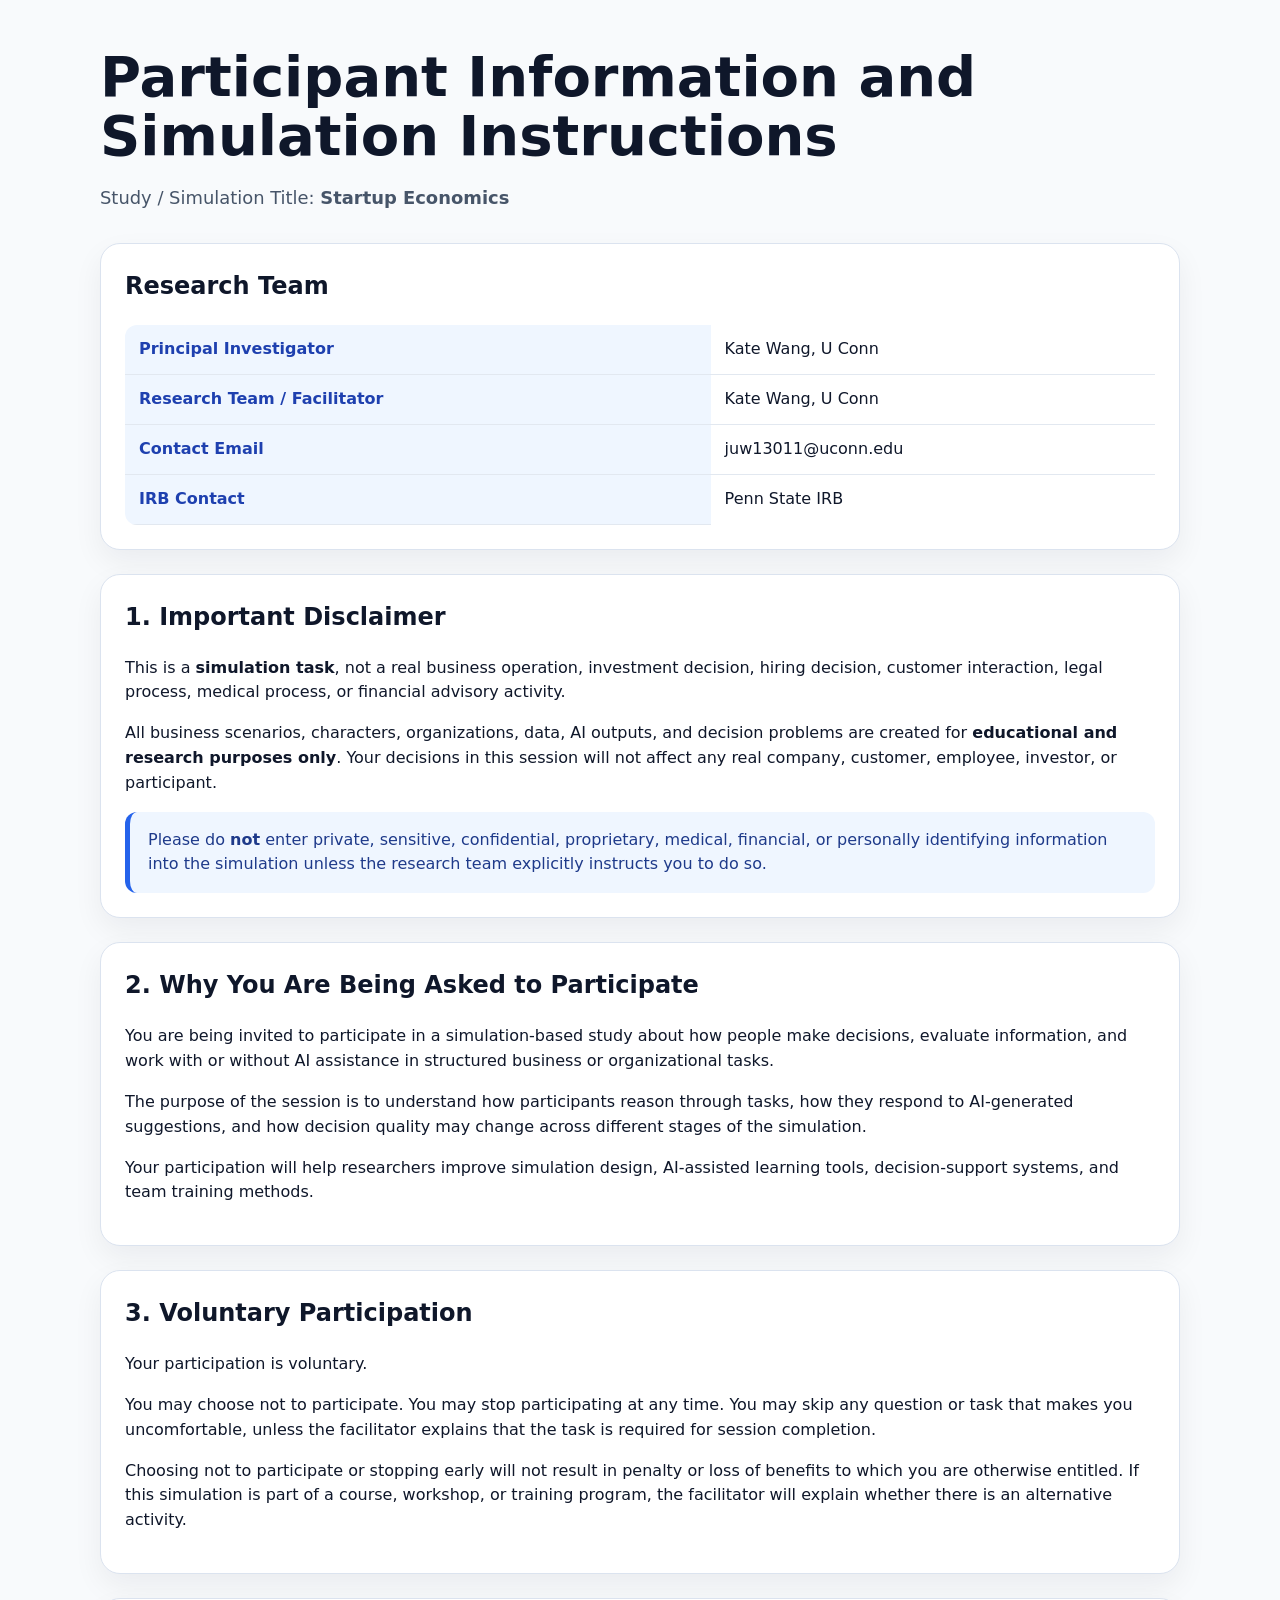
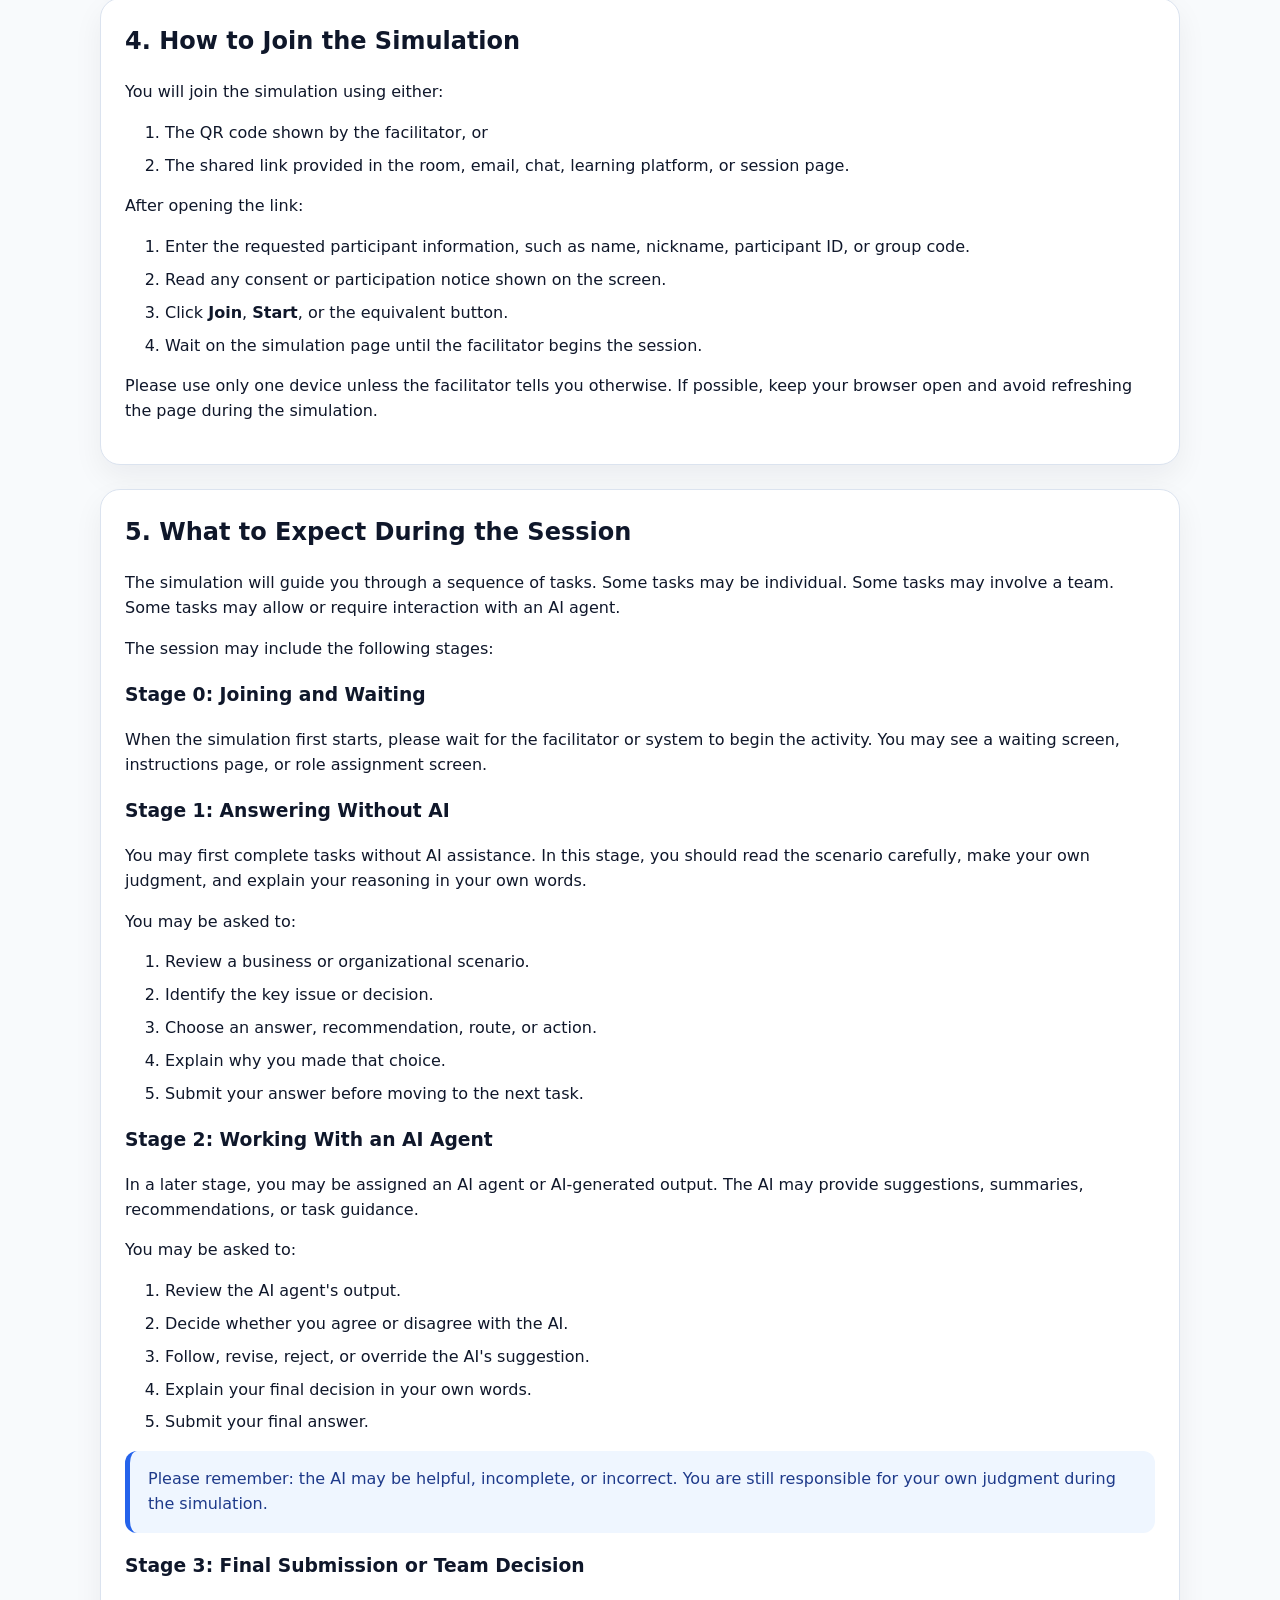
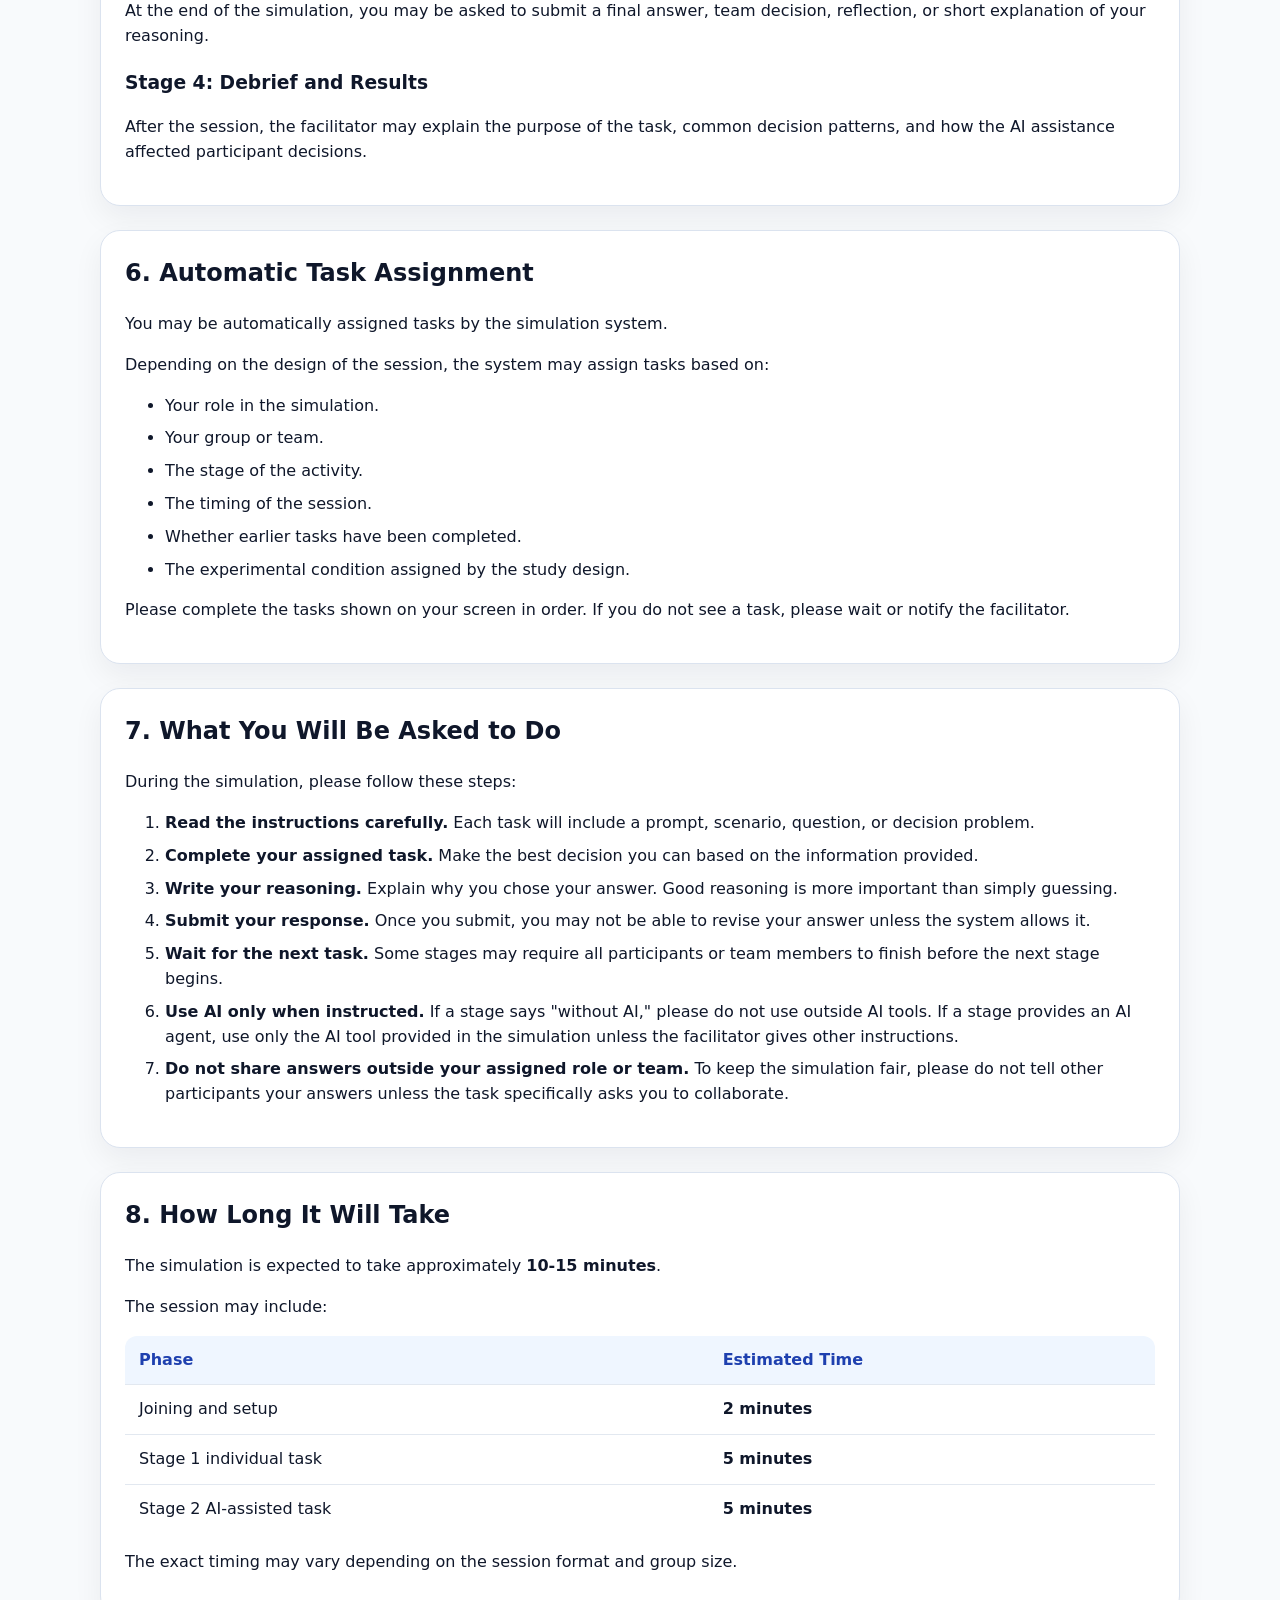
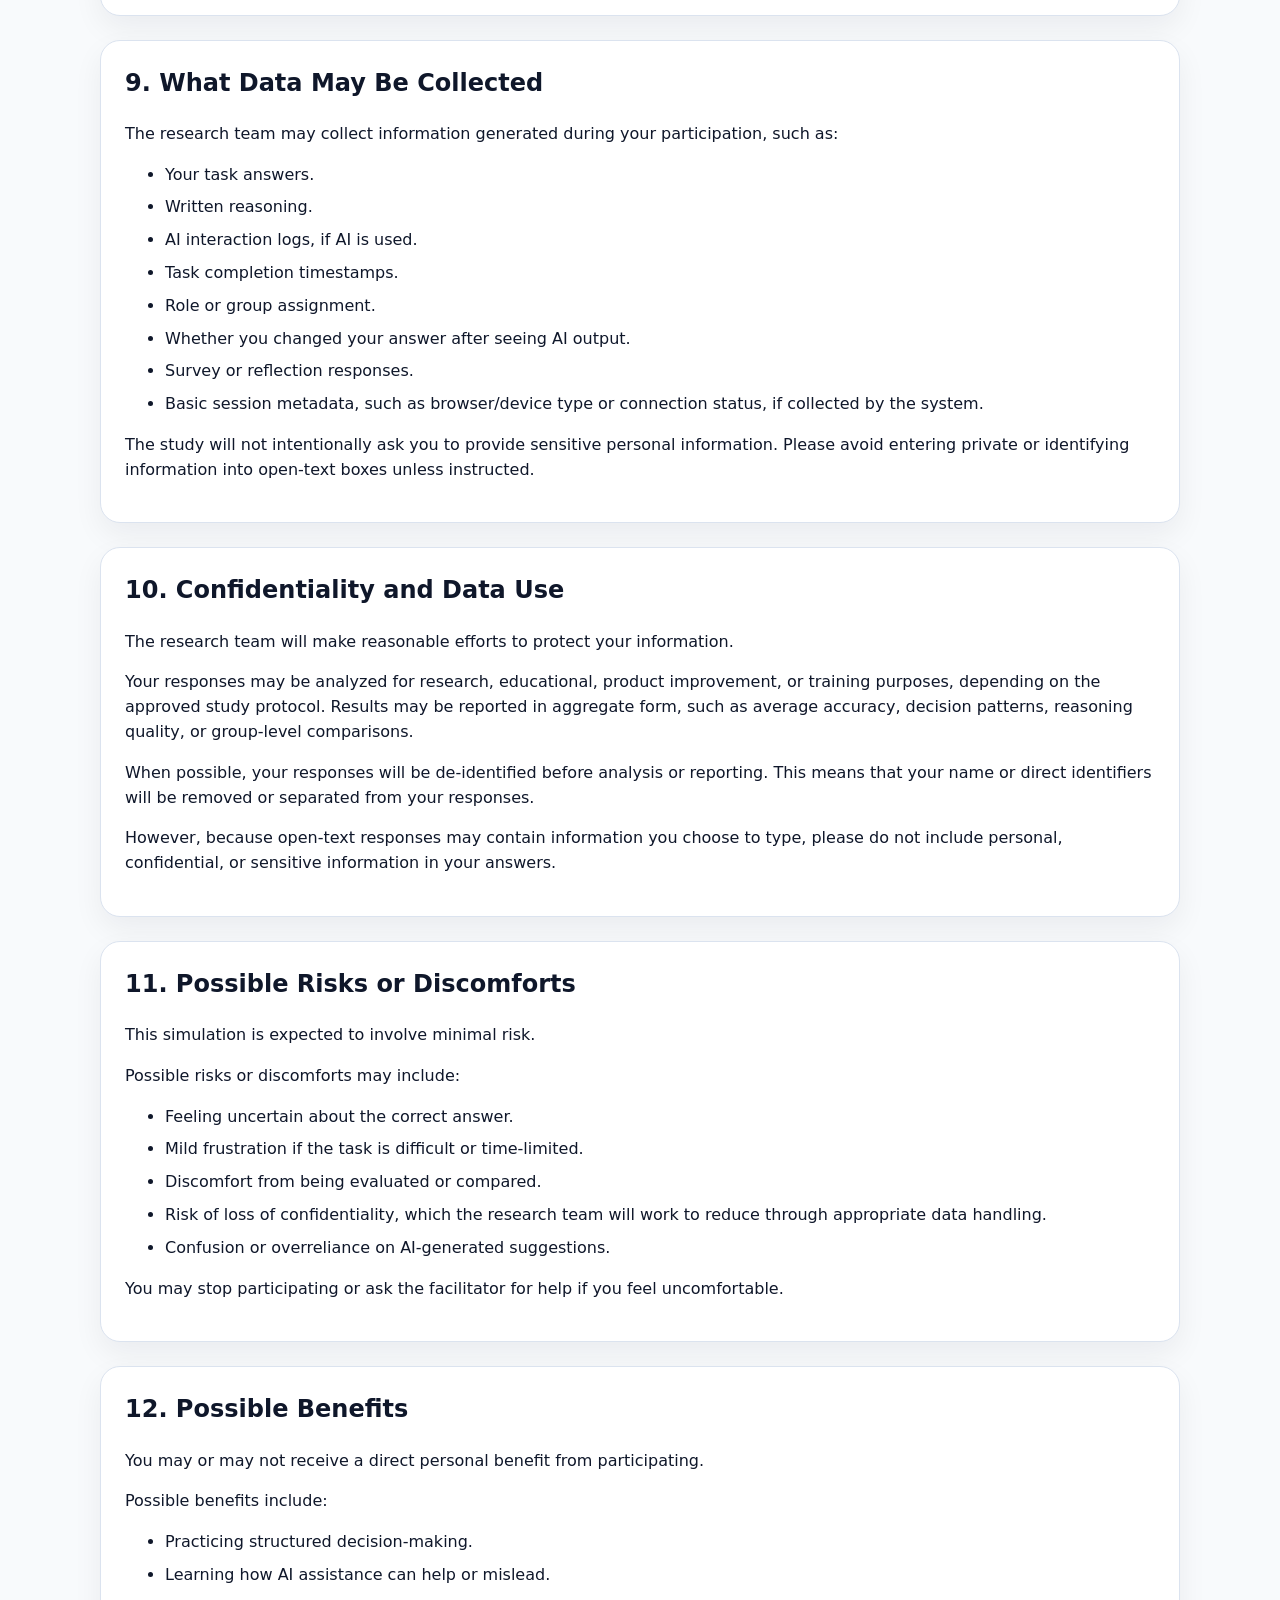
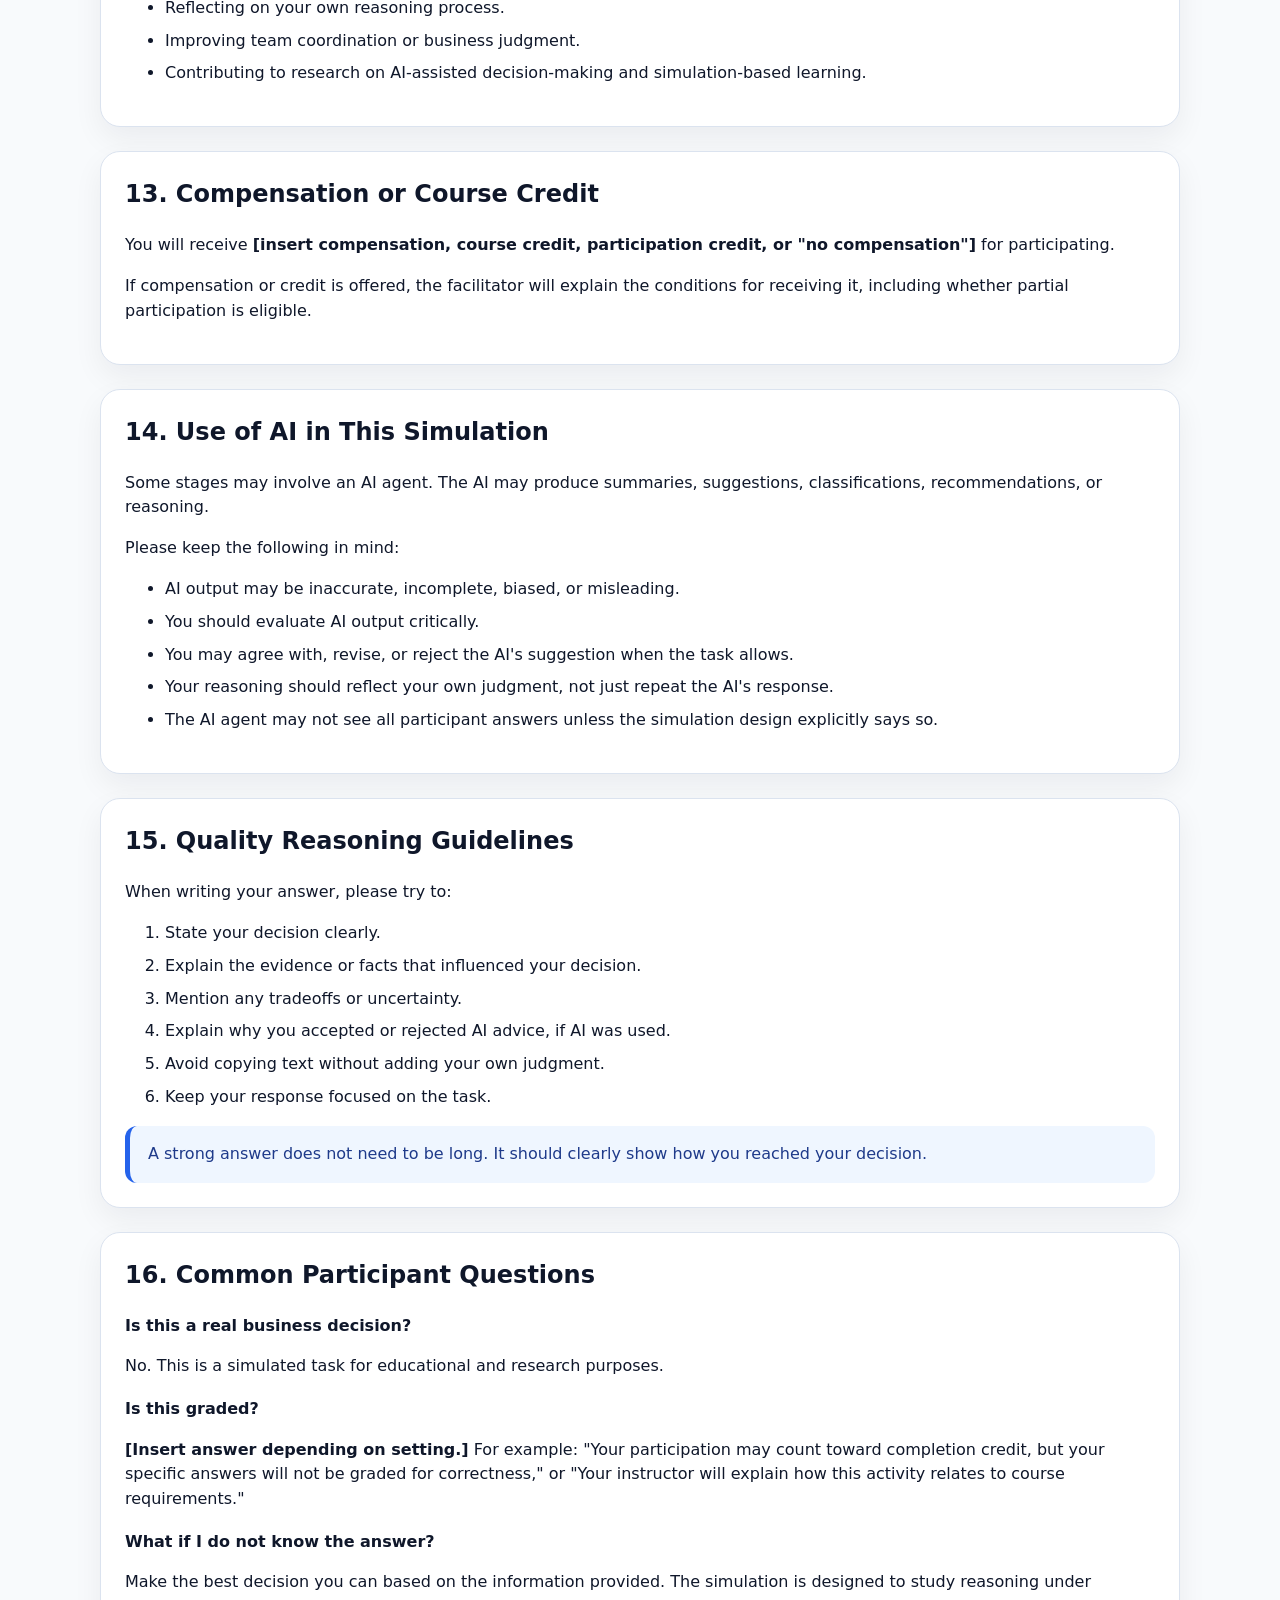
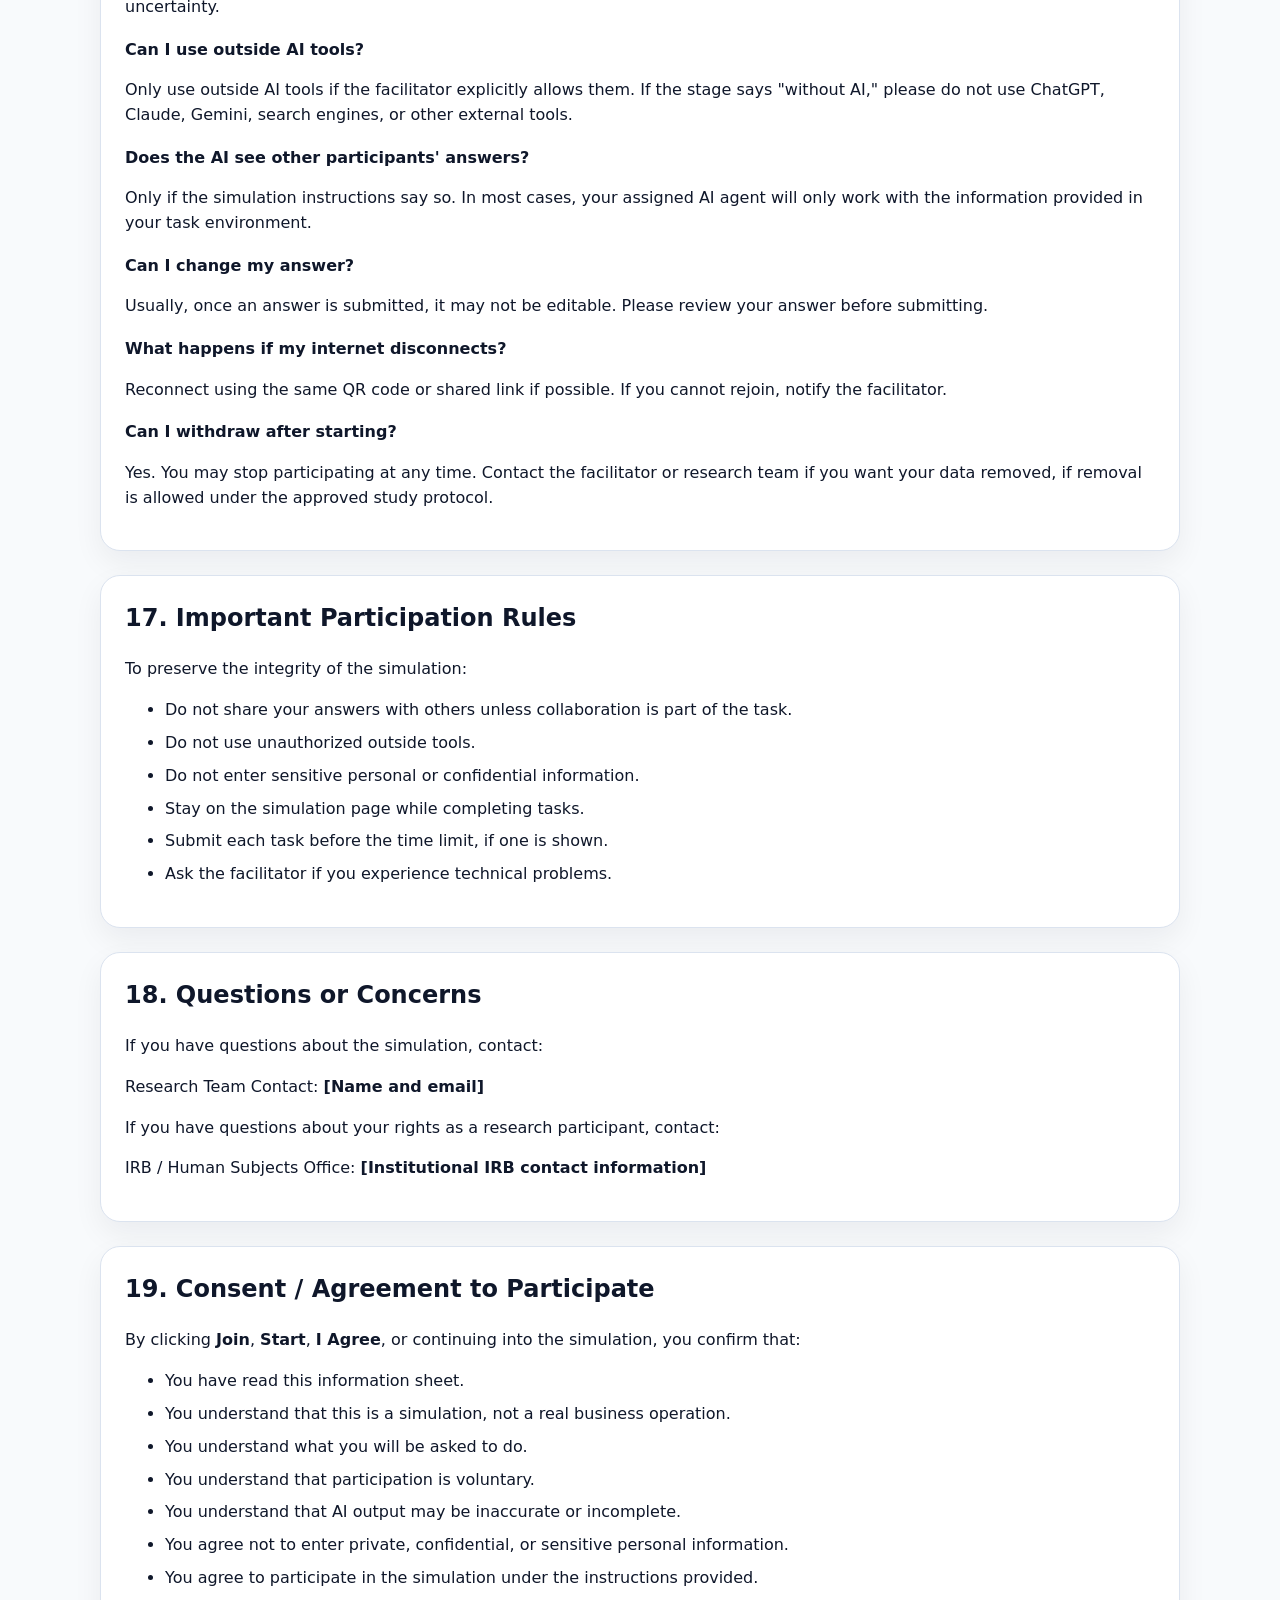
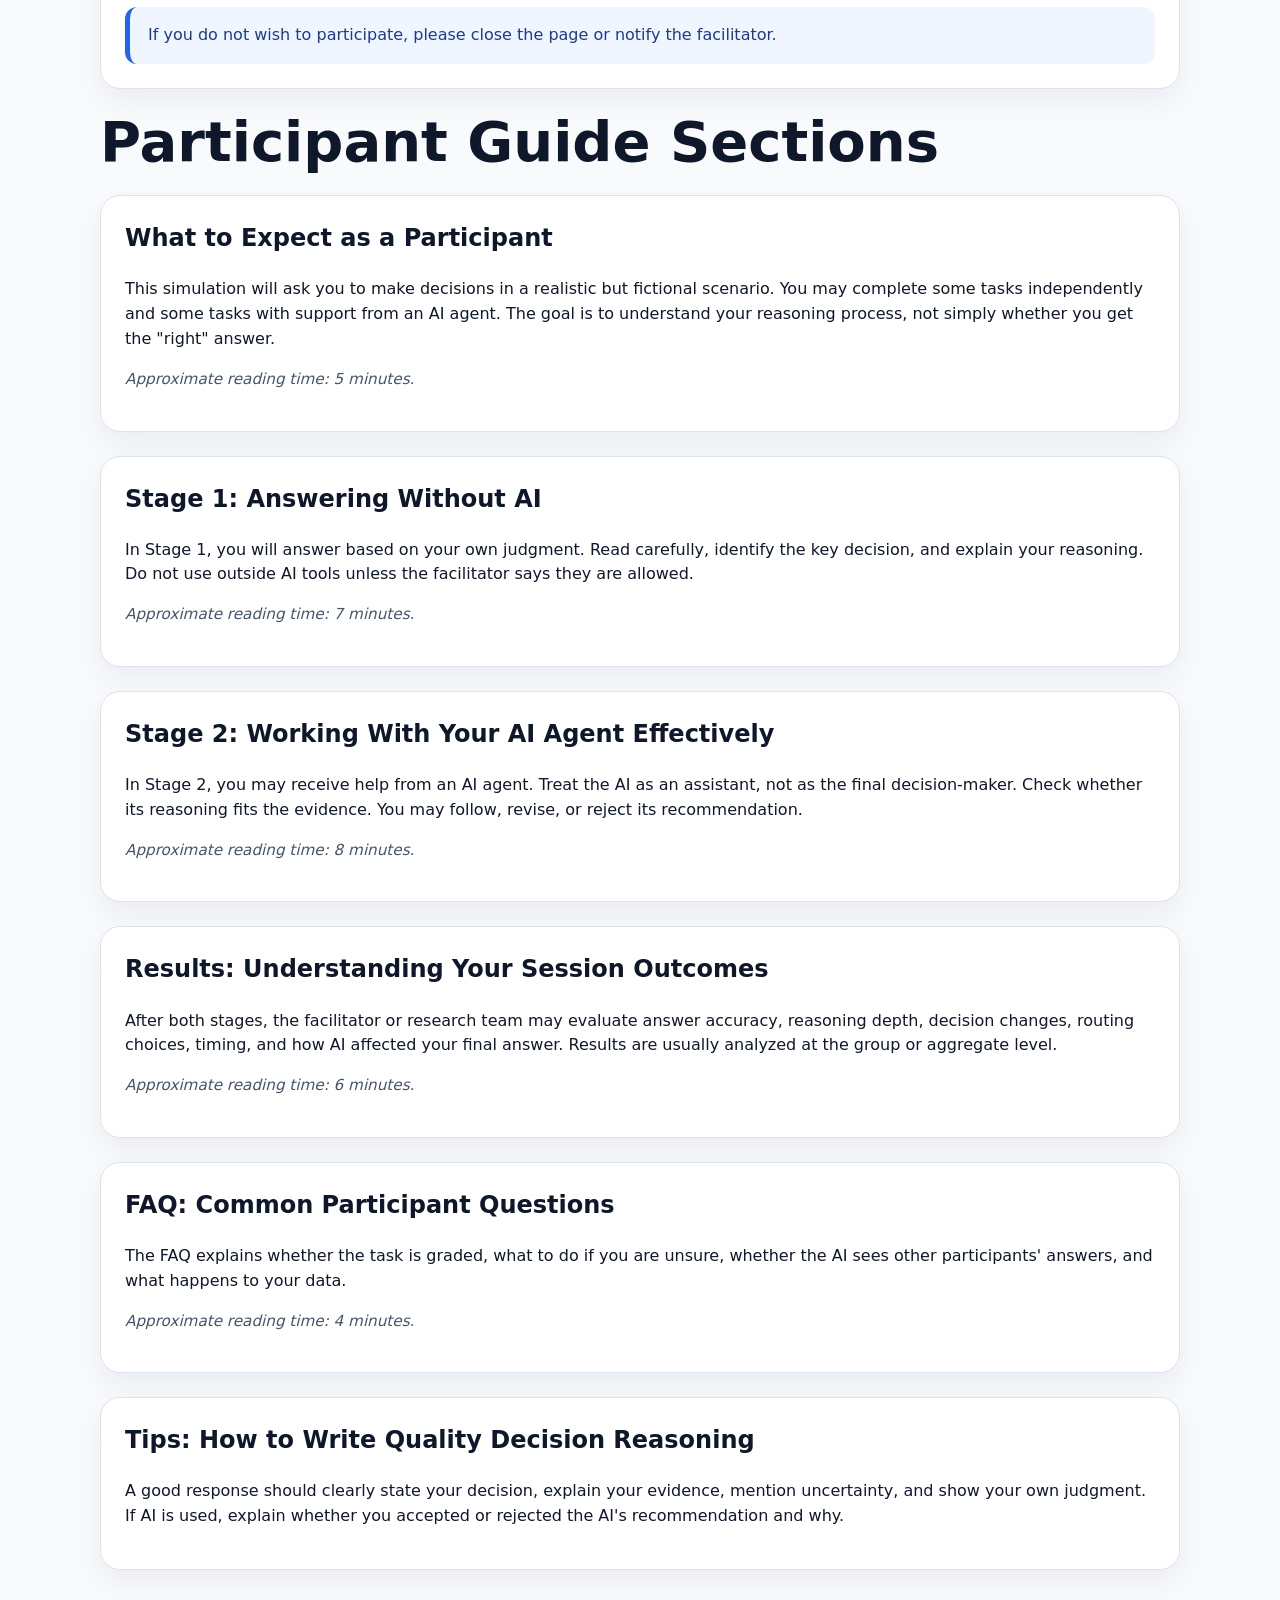
<file: template_docs/unit_economics_individual_AIassist/materials/Instructions.html>
<!doctype html>
<html lang="en">
<head>
  <meta charset="utf-8">
  <meta name="viewport" content="width=device-width, initial-scale=1">
  <title>Participant Information and Simulation Instructions</title>
  <style>
    :root {
      --bg: #f8fafc;
      --card: #ffffff;
      --ink: #0f172a;
      --muted: #475569;
      --line: #dbe3ef;
      --accent: #2563eb;
      --soft: #eff6ff;
    }
    body {
      margin: 0;
      background: var(--bg);
      color: var(--ink);
      font-family: system-ui, -apple-system, BlinkMacSystemFont, "Segoe UI", sans-serif;
      line-height: 1.55;
    }
    main {
      max-width: 1080px;
      margin: 0 auto;
      padding: 48px 24px 72px;
    }
    h1 {
      font-size: clamp(2rem, 5vw, 3.5rem);
      line-height: 1.05;
      margin: 0 0 0.75rem;
    }
    h2 {
      margin-top: 0;
    }
    .lede {
      color: var(--muted);
      font-size: 1.12rem;
      max-width: 850px;
      margin-bottom: 2rem;
    }
    section {
      background: var(--card);
      border: 1px solid var(--line);
      border-radius: 20px;
      padding: 24px;
      margin: 24px 0;
      box-shadow: 0 12px 30px rgba(15, 23, 42, 0.06);
    }
    table {
      width: 100%;
      border-collapse: collapse;
      margin-top: 12px;
      overflow: hidden;
      border-radius: 12px;
    }
    th, td {
      text-align: left;
      padding: 12px 14px;
      border-bottom: 1px solid #e2e8f0;
      vertical-align: top;
    }
    th {
      background: var(--soft);
      color: #1e40af;
    }
    tr:last-child td {
      border-bottom: none;
    }
    ol li,
    ul li {
      margin: 0.5rem 0;
    }
    .note {
      background: var(--soft);
      border-left: 5px solid var(--accent);
      padding: 16px 18px;
      border-radius: 12px;
      color: #1e3a8a;
    }
    code {
      background: #e2e8f0;
      padding: 0.1rem 0.35rem;
      border-radius: 6px;
    }
    .faq-q {
      font-weight: 600;
      margin: 1.1rem 0 0.25rem;
    }
    .guide-meta {
      color: var(--muted);
      font-style: italic;
      font-size: 0.95rem;
    }
  </style>
</head>
<body>
  <main>
    <h1>Participant Information and Simulation Instructions</h1>
    <p class="lede">Study / Simulation Title: <strong>Startup Economics</strong></p>

    <section aria-labelledby="research-team-title">
      <h2 id="research-team-title">Research Team</h2>
      <table>
        <tbody>
          <tr><th>Principal Investigator</th><td>Kate Wang, U Conn</td></tr>
          <tr><th>Research Team / Facilitator</th><td>Kate Wang, U Conn</td></tr>
          <tr><th>Contact Email</th><td>juw13011@uconn.edu</td></tr>
          <tr><th>IRB Contact</th><td>Penn State IRB</td></tr>
        </tbody>
      </table>
    </section>

    <section aria-labelledby="disclaimer-title">
      <h2 id="disclaimer-title">1. Important Disclaimer</h2>
      <p>This is a <strong>simulation task</strong>, not a real business operation, investment decision, hiring decision, customer interaction, legal process, medical process, or financial advisory activity.</p>
      <p>All business scenarios, characters, organizations, data, AI outputs, and decision problems are created for <strong>educational and research purposes only</strong>. Your decisions in this session will not affect any real company, customer, employee, investor, or participant.</p>
      <div class="note">Please do <strong>not</strong> enter private, sensitive, confidential, proprietary, medical, financial, or personally identifying information into the simulation unless the research team explicitly instructs you to do so.</div>
    </section>

    <section aria-labelledby="why-title">
      <h2 id="why-title">2. Why You Are Being Asked to Participate</h2>
      <p>You are being invited to participate in a simulation-based study about how people make decisions, evaluate information, and work with or without AI assistance in structured business or organizational tasks.</p>
      <p>The purpose of the session is to understand how participants reason through tasks, how they respond to AI-generated suggestions, and how decision quality may change across different stages of the simulation.</p>
      <p>Your participation will help researchers improve simulation design, AI-assisted learning tools, decision-support systems, and team training methods.</p>
    </section>

    <section aria-labelledby="voluntary-title">
      <h2 id="voluntary-title">3. Voluntary Participation</h2>
      <p>Your participation is voluntary.</p>
      <p>You may choose not to participate. You may stop participating at any time. You may skip any question or task that makes you uncomfortable, unless the facilitator explains that the task is required for session completion.</p>
      <p>Choosing not to participate or stopping early will not result in penalty or loss of benefits to which you are otherwise entitled. If this simulation is part of a course, workshop, or training program, the facilitator will explain whether there is an alternative activity.</p>
    </section>

    <section aria-labelledby="join-title">
      <h2 id="join-title">4. How to Join the Simulation</h2>
      <p>You will join the simulation using either:</p>
      <ol>
        <li>The QR code shown by the facilitator, or</li>
        <li>The shared link provided in the room, email, chat, learning platform, or session page.</li>
      </ol>
      <p>After opening the link:</p>
      <ol>
        <li>Enter the requested participant information, such as name, nickname, participant ID, or group code.</li>
        <li>Read any consent or participation notice shown on the screen.</li>
        <li>Click <strong>Join</strong>, <strong>Start</strong>, or the equivalent button.</li>
        <li>Wait on the simulation page until the facilitator begins the session.</li>
      </ol>
      <p>Please use only one device unless the facilitator tells you otherwise. If possible, keep your browser open and avoid refreshing the page during the simulation.</p>
    </section>

    <section aria-labelledby="expect-title">
      <h2 id="expect-title">5. What to Expect During the Session</h2>
      <p>The simulation will guide you through a sequence of tasks. Some tasks may be individual. Some tasks may involve a team. Some tasks may allow or require interaction with an AI agent.</p>
      <p>The session may include the following stages:</p>

      <h3>Stage 0: Joining and Waiting</h3>
      <p>When the simulation first starts, please wait for the facilitator or system to begin the activity. You may see a waiting screen, instructions page, or role assignment screen.</p>

      <h3>Stage 1: Answering Without AI</h3>
      <p>You may first complete tasks without AI assistance. In this stage, you should read the scenario carefully, make your own judgment, and explain your reasoning in your own words.</p>
      <p>You may be asked to:</p>
      <ol>
        <li>Review a business or organizational scenario.</li>
        <li>Identify the key issue or decision.</li>
        <li>Choose an answer, recommendation, route, or action.</li>
        <li>Explain why you made that choice.</li>
        <li>Submit your answer before moving to the next task.</li>
      </ol>

      <h3>Stage 2: Working With an AI Agent</h3>
      <p>In a later stage, you may be assigned an AI agent or AI-generated output. The AI may provide suggestions, summaries, recommendations, or task guidance.</p>
      <p>You may be asked to:</p>
      <ol>
        <li>Review the AI agent's output.</li>
        <li>Decide whether you agree or disagree with the AI.</li>
        <li>Follow, revise, reject, or override the AI's suggestion.</li>
        <li>Explain your final decision in your own words.</li>
        <li>Submit your final answer.</li>
      </ol>
      <div class="note">Please remember: the AI may be helpful, incomplete, or incorrect. You are still responsible for your own judgment during the simulation.</div>

      <h3>Stage 3: Final Submission or Team Decision</h3>
      <p>At the end of the simulation, you may be asked to submit a final answer, team decision, reflection, or short explanation of your reasoning.</p>

      <h3>Stage 4: Debrief and Results</h3>
      <p>After the session, the facilitator may explain the purpose of the task, common decision patterns, and how the AI assistance affected participant decisions.</p>
    </section>

    <section aria-labelledby="assignment-title">
      <h2 id="assignment-title">6. Automatic Task Assignment</h2>
      <p>You may be automatically assigned tasks by the simulation system.</p>
      <p>Depending on the design of the session, the system may assign tasks based on:</p>
      <ul>
        <li>Your role in the simulation.</li>
        <li>Your group or team.</li>
        <li>The stage of the activity.</li>
        <li>The timing of the session.</li>
        <li>Whether earlier tasks have been completed.</li>
        <li>The experimental condition assigned by the study design.</li>
      </ul>
      <p>Please complete the tasks shown on your screen in order. If you do not see a task, please wait or notify the facilitator.</p>
    </section>

    <section aria-labelledby="whatdo-title">
      <h2 id="whatdo-title">7. What You Will Be Asked to Do</h2>
      <p>During the simulation, please follow these steps:</p>
      <ol>
        <li><strong>Read the instructions carefully.</strong> Each task will include a prompt, scenario, question, or decision problem.</li>
        <li><strong>Complete your assigned task.</strong> Make the best decision you can based on the information provided.</li>
        <li><strong>Write your reasoning.</strong> Explain why you chose your answer. Good reasoning is more important than simply guessing.</li>
        <li><strong>Submit your response.</strong> Once you submit, you may not be able to revise your answer unless the system allows it.</li>
        <li><strong>Wait for the next task.</strong> Some stages may require all participants or team members to finish before the next stage begins.</li>
        <li><strong>Use AI only when instructed.</strong> If a stage says "without AI," please do not use outside AI tools. If a stage provides an AI agent, use only the AI tool provided in the simulation unless the facilitator gives other instructions.</li>
        <li><strong>Do not share answers outside your assigned role or team.</strong> To keep the simulation fair, please do not tell other participants your answers unless the task specifically asks you to collaborate.</li>
      </ol>
    </section>

    <section aria-labelledby="duration-title">
      <h2 id="duration-title">8. How Long It Will Take</h2>
      <p>The simulation is expected to take approximately <strong>10-15 minutes</strong>.</p>
      <p>The session may include:</p>
      <table>
        <thead>
          <tr><th>Phase</th><th>Estimated Time</th></tr>
        </thead>
        <tbody>
          <tr><td>Joining and setup</td><td><strong>2 minutes</strong></td></tr>
          <tr><td>Stage 1 individual task</td><td><strong>5 minutes</strong></td></tr>
          <tr><td>Stage 2 AI-assisted task</td><td><strong>5 minutes</strong></td></tr>
        </tbody>
      </table>
      <p>The exact timing may vary depending on the session format and group size.</p>
    </section>

    <section aria-labelledby="data-title">
      <h2 id="data-title">9. What Data May Be Collected</h2>
      <p>The research team may collect information generated during your participation, such as:</p>
      <ul>
        <li>Your task answers.</li>
        <li>Written reasoning.</li>
        <li>AI interaction logs, if AI is used.</li>
        <li>Task completion timestamps.</li>
        <li>Role or group assignment.</li>
        <li>Whether you changed your answer after seeing AI output.</li>
        <li>Survey or reflection responses.</li>
        <li>Basic session metadata, such as browser/device type or connection status, if collected by the system.</li>
      </ul>
      <p>The study will not intentionally ask you to provide sensitive personal information. Please avoid entering private or identifying information into open-text boxes unless instructed.</p>
    </section>

    <section aria-labelledby="confidentiality-title">
      <h2 id="confidentiality-title">10. Confidentiality and Data Use</h2>
      <p>The research team will make reasonable efforts to protect your information.</p>
      <p>Your responses may be analyzed for research, educational, product improvement, or training purposes, depending on the approved study protocol. Results may be reported in aggregate form, such as average accuracy, decision patterns, reasoning quality, or group-level comparisons.</p>
      <p>When possible, your responses will be de-identified before analysis or reporting. This means that your name or direct identifiers will be removed or separated from your responses.</p>
      <p>However, because open-text responses may contain information you choose to type, please do not include personal, confidential, or sensitive information in your answers.</p>
    </section>

    <section aria-labelledby="risks-title">
      <h2 id="risks-title">11. Possible Risks or Discomforts</h2>
      <p>This simulation is expected to involve minimal risk.</p>
      <p>Possible risks or discomforts may include:</p>
      <ul>
        <li>Feeling uncertain about the correct answer.</li>
        <li>Mild frustration if the task is difficult or time-limited.</li>
        <li>Discomfort from being evaluated or compared.</li>
        <li>Risk of loss of confidentiality, which the research team will work to reduce through appropriate data handling.</li>
        <li>Confusion or overreliance on AI-generated suggestions.</li>
      </ul>
      <p>You may stop participating or ask the facilitator for help if you feel uncomfortable.</p>
    </section>

    <section aria-labelledby="benefits-title">
      <h2 id="benefits-title">12. Possible Benefits</h2>
      <p>You may or may not receive a direct personal benefit from participating.</p>
      <p>Possible benefits include:</p>
      <ul>
        <li>Practicing structured decision-making.</li>
        <li>Learning how AI assistance can help or mislead.</li>
        <li>Reflecting on your own reasoning process.</li>
        <li>Improving team coordination or business judgment.</li>
        <li>Contributing to research on AI-assisted decision-making and simulation-based learning.</li>
      </ul>
    </section>

    <section aria-labelledby="compensation-title">
      <h2 id="compensation-title">13. Compensation or Course Credit</h2>
      <p>You will receive <strong>[insert compensation, course credit, participation credit, or "no compensation"]</strong> for participating.</p>
      <p>If compensation or credit is offered, the facilitator will explain the conditions for receiving it, including whether partial participation is eligible.</p>
    </section>

    <section aria-labelledby="aiuse-title">
      <h2 id="aiuse-title">14. Use of AI in This Simulation</h2>
      <p>Some stages may involve an AI agent. The AI may produce summaries, suggestions, classifications, recommendations, or reasoning.</p>
      <p>Please keep the following in mind:</p>
      <ul>
        <li>AI output may be inaccurate, incomplete, biased, or misleading.</li>
        <li>You should evaluate AI output critically.</li>
        <li>You may agree with, revise, or reject the AI's suggestion when the task allows.</li>
        <li>Your reasoning should reflect your own judgment, not just repeat the AI's response.</li>
        <li>The AI agent may not see all participant answers unless the simulation design explicitly says so.</li>
      </ul>
    </section>

    <section aria-labelledby="reasoning-title">
      <h2 id="reasoning-title">15. Quality Reasoning Guidelines</h2>
      <p>When writing your answer, please try to:</p>
      <ol>
        <li>State your decision clearly.</li>
        <li>Explain the evidence or facts that influenced your decision.</li>
        <li>Mention any tradeoffs or uncertainty.</li>
        <li>Explain why you accepted or rejected AI advice, if AI was used.</li>
        <li>Avoid copying text without adding your own judgment.</li>
        <li>Keep your response focused on the task.</li>
      </ol>
      <div class="note">A strong answer does not need to be long. It should clearly show how you reached your decision.</div>
    </section>

    <section aria-labelledby="questions-title">
      <h2 id="questions-title">16. Common Participant Questions</h2>

      <p class="faq-q">Is this a real business decision?</p>
      <p>No. This is a simulated task for educational and research purposes.</p>

      <p class="faq-q">Is this graded?</p>
      <p><strong>[Insert answer depending on setting.]</strong> For example: "Your participation may count toward completion credit, but your specific answers will not be graded for correctness," or "Your instructor will explain how this activity relates to course requirements."</p>

      <p class="faq-q">What if I do not know the answer?</p>
      <p>Make the best decision you can based on the information provided. The simulation is designed to study reasoning under uncertainty.</p>

      <p class="faq-q">Can I use outside AI tools?</p>
      <p>Only use outside AI tools if the facilitator explicitly allows them. If the stage says "without AI," please do not use ChatGPT, Claude, Gemini, search engines, or other external tools.</p>

      <p class="faq-q">Does the AI see other participants' answers?</p>
      <p>Only if the simulation instructions say so. In most cases, your assigned AI agent will only work with the information provided in your task environment.</p>

      <p class="faq-q">Can I change my answer?</p>
      <p>Usually, once an answer is submitted, it may not be editable. Please review your answer before submitting.</p>

      <p class="faq-q">What happens if my internet disconnects?</p>
      <p>Reconnect using the same QR code or shared link if possible. If you cannot rejoin, notify the facilitator.</p>

      <p class="faq-q">Can I withdraw after starting?</p>
      <p>Yes. You may stop participating at any time. Contact the facilitator or research team if you want your data removed, if removal is allowed under the approved study protocol.</p>
    </section>

    <section aria-labelledby="rules-title">
      <h2 id="rules-title">17. Important Participation Rules</h2>
      <p>To preserve the integrity of the simulation:</p>
      <ul>
        <li>Do not share your answers with others unless collaboration is part of the task.</li>
        <li>Do not use unauthorized outside tools.</li>
        <li>Do not enter sensitive personal or confidential information.</li>
        <li>Stay on the simulation page while completing tasks.</li>
        <li>Submit each task before the time limit, if one is shown.</li>
        <li>Ask the facilitator if you experience technical problems.</li>
      </ul>
    </section>

    <section aria-labelledby="concerns-title">
      <h2 id="concerns-title">18. Questions or Concerns</h2>
      <p>If you have questions about the simulation, contact:</p>
      <p>Research Team Contact: <strong>[Name and email]</strong></p>
      <p>If you have questions about your rights as a research participant, contact:</p>
      <p>IRB / Human Subjects Office: <strong>[Institutional IRB contact information]</strong></p>
    </section>

    <section aria-labelledby="consent-title">
      <h2 id="consent-title">19. Consent / Agreement to Participate</h2>
      <p>By clicking <strong>Join</strong>, <strong>Start</strong>, <strong>I Agree</strong>, or continuing into the simulation, you confirm that:</p>
      <ul>
        <li>You have read this information sheet.</li>
        <li>You understand that this is a simulation, not a real business operation.</li>
        <li>You understand what you will be asked to do.</li>
        <li>You understand that participation is voluntary.</li>
        <li>You understand that AI output may be inaccurate or incomplete.</li>
        <li>You agree not to enter private, confidential, or sensitive personal information.</li>
        <li>You agree to participate in the simulation under the instructions provided.</li>
      </ul>
      <div class="note">If you do not wish to participate, please close the page or notify the facilitator.</div>
    </section>

    <h1>Participant Guide Sections</h1>

    <section aria-labelledby="guide-expect-title">
      <h2 id="guide-expect-title">What to Expect as a Participant</h2>
      <p>This simulation will ask you to make decisions in a realistic but fictional scenario. You may complete some tasks independently and some tasks with support from an AI agent. The goal is to understand your reasoning process, not simply whether you get the "right" answer.</p>
      <p class="guide-meta">Approximate reading time: 5 minutes.</p>
    </section>

    <section aria-labelledby="guide-stage1-title">
      <h2 id="guide-stage1-title">Stage 1: Answering Without AI</h2>
      <p>In Stage 1, you will answer based on your own judgment. Read carefully, identify the key decision, and explain your reasoning. Do not use outside AI tools unless the facilitator says they are allowed.</p>
      <p class="guide-meta">Approximate reading time: 7 minutes.</p>
    </section>

    <section aria-labelledby="guide-stage2-title">
      <h2 id="guide-stage2-title">Stage 2: Working With Your AI Agent Effectively</h2>
      <p>In Stage 2, you may receive help from an AI agent. Treat the AI as an assistant, not as the final decision-maker. Check whether its reasoning fits the evidence. You may follow, revise, or reject its recommendation.</p>
      <p class="guide-meta">Approximate reading time: 8 minutes.</p>
    </section>

    <section aria-labelledby="guide-results-title">
      <h2 id="guide-results-title">Results: Understanding Your Session Outcomes</h2>
      <p>After both stages, the facilitator or research team may evaluate answer accuracy, reasoning depth, decision changes, routing choices, timing, and how AI affected your final answer. Results are usually analyzed at the group or aggregate level.</p>
      <p class="guide-meta">Approximate reading time: 6 minutes.</p>
    </section>

    <section aria-labelledby="guide-faq-title">
      <h2 id="guide-faq-title">FAQ: Common Participant Questions</h2>
      <p>The FAQ explains whether the task is graded, what to do if you are unsure, whether the AI sees other participants' answers, and what happens to your data.</p>
      <p class="guide-meta">Approximate reading time: 4 minutes.</p>
    </section>

    <section aria-labelledby="guide-tips-title">
      <h2 id="guide-tips-title">Tips: How to Write Quality Decision Reasoning</h2>
      <p>A good response should clearly state your decision, explain your evidence, mention uncertainty, and show your own judgment. If AI is used, explain whether you accepted or rejected the AI's recommendation and why.</p>
    </section>

  </main>
</body>
</html>
</file>
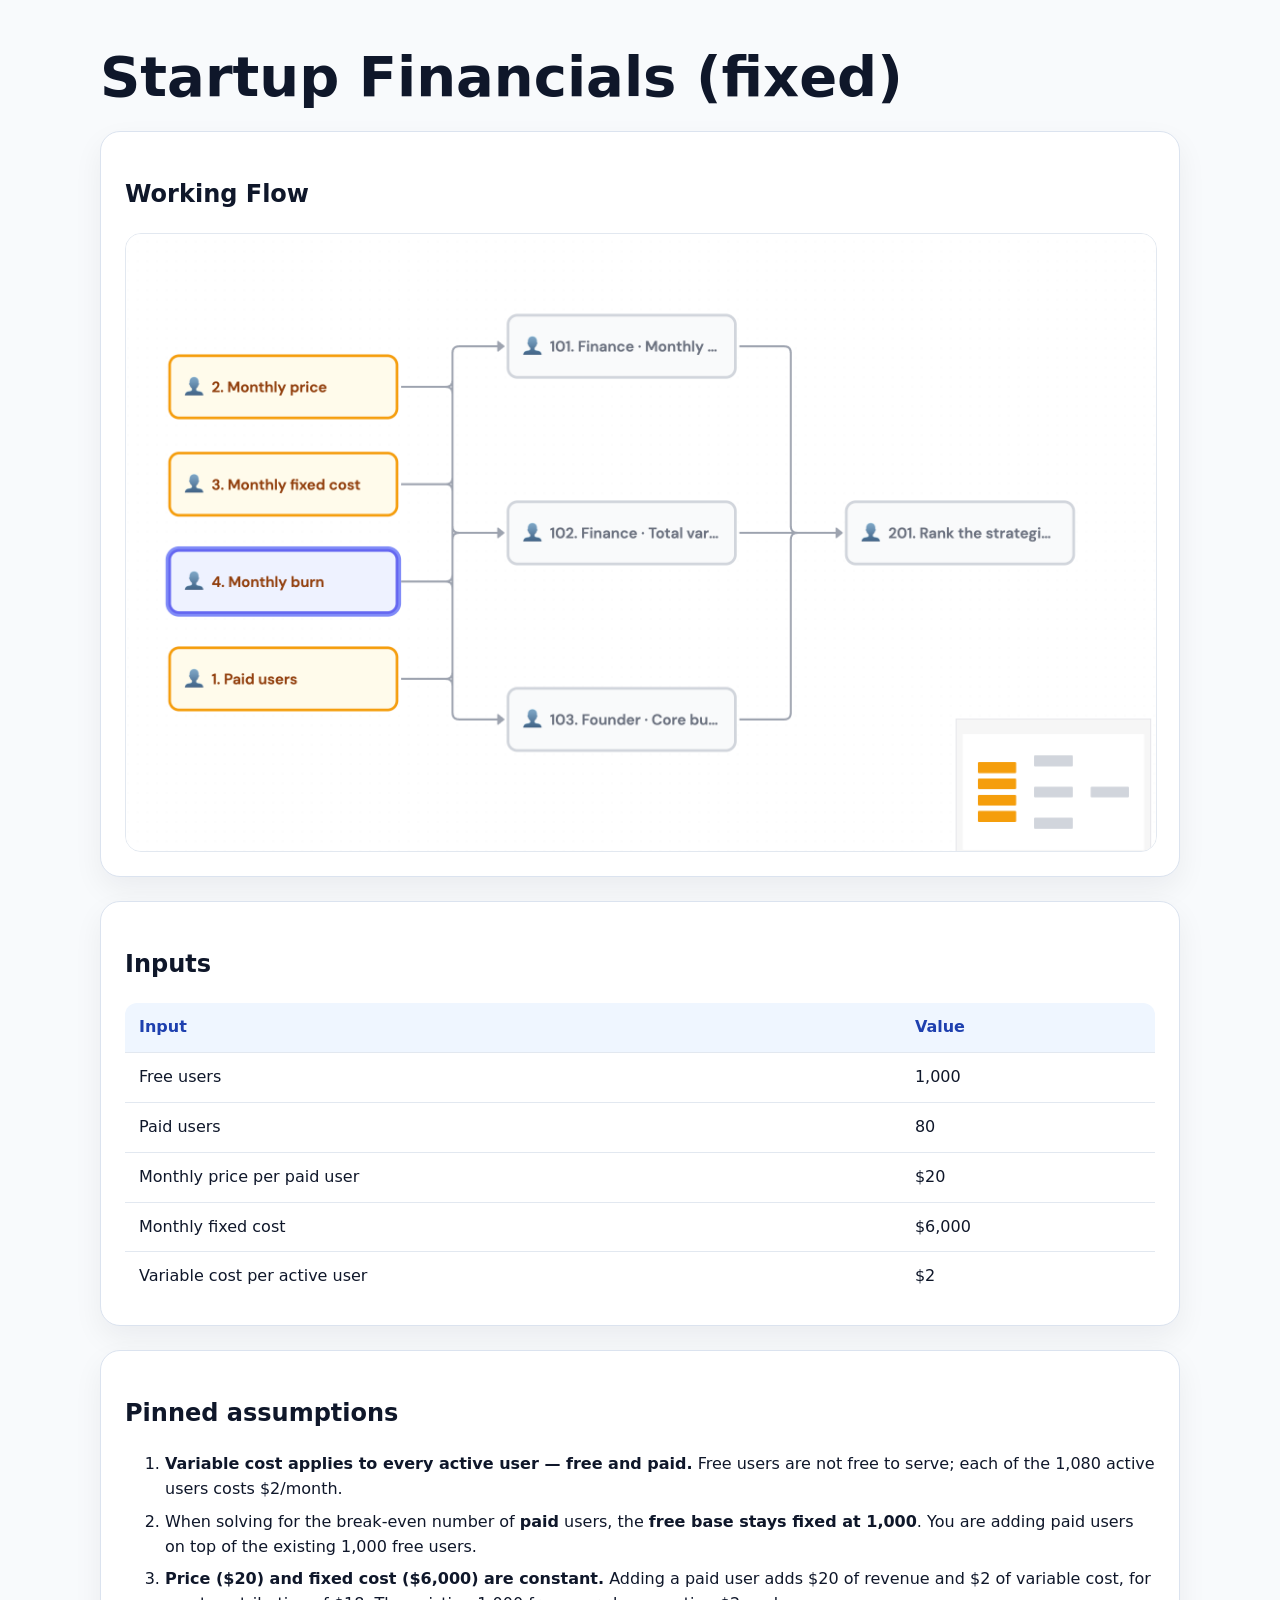
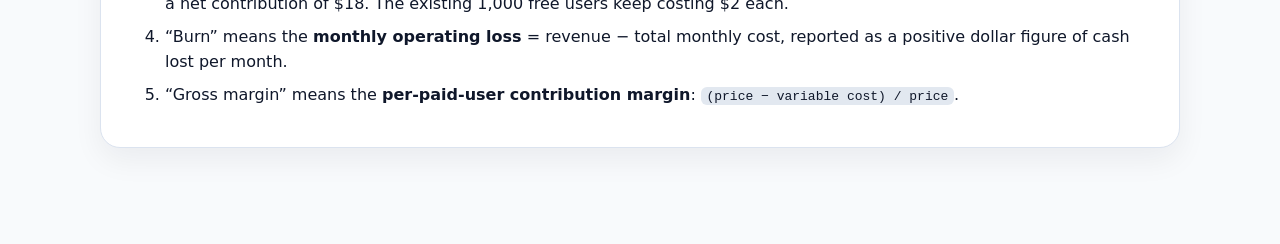
<file: template_docs/unit_economics_individual_AIassist/materials/startup_financials.html>
<!doctype html>
<html lang="en">
<head>
  <meta charset="utf-8">
  <meta name="viewport" content="width=device-width, initial-scale=1">
  <title>Startup Financials Fixed</title>
  <style>
    :root {
      --bg: #f8fafc;
      --card: #ffffff;
      --ink: #0f172a;
      --muted: #475569;
      --line: #dbe3ef;
      --accent: #2563eb;
      --soft: #eff6ff;
    }
    body {
      margin: 0;
      background: var(--bg);
      color: var(--ink);
      font-family: system-ui, -apple-system, BlinkMacSystemFont, "Segoe UI", sans-serif;
      line-height: 1.55;
    }
    main {
      max-width: 1080px;
      margin: 0 auto;
      padding: 48px 24px 72px;
    }
    h1 {
      font-size: clamp(2rem, 5vw, 3.5rem);
      line-height: 1.05;
      margin: 0 0 0.75rem;
    }
    .lede {
      color: var(--muted);
      font-size: 1.12rem;
      max-width: 850px;
      margin-bottom: 2rem;
    }
    section {
      background: var(--card);
      border: 1px solid var(--line);
      border-radius: 20px;
      padding: 24px;
      margin: 24px 0;
      box-shadow: 0 12px 30px rgba(15, 23, 42, 0.06);
    }
    .visual-summary img {
      display: block;
      width: 100%;
      height: auto;
      border-radius: 16px;
      border: 1px solid #e2e8f0;
      margin-top: 12px;
    }
    table {
      width: 100%;
      border-collapse: collapse;
      margin-top: 12px;
      overflow: hidden;
      border-radius: 12px;
    }
    th, td {
      text-align: left;
      padding: 12px 14px;
      border-bottom: 1px solid #e2e8f0;
    }
    th {
      background: var(--soft);
      color: #1e40af;
    }
    tr:last-child td {
      border-bottom: none;
    }
    .assumptions li,
    .compute-list li {
      margin: 0.5rem 0;
    }
    .note {
      background: var(--soft);
      border-left: 5px solid var(--accent);
      padding: 16px 18px;
      border-radius: 12px;
      color: #1e3a8a;
    }
    code {
      background: #e2e8f0;
      padding: 0.1rem 0.35rem;
      border-radius: 6px;
    }
  </style>
</head>
<body>
  <main>
    <h1>Startup Financials (fixed)</h1>

    <section class="visual-summary" aria-labelledby="visual-summary-title">
      <h2 id="visual-summary-title">Working Flow</h2>
      <img src="./img/FlowChart.png" alt="Startup financials infographic summarizing revenue, costs, burn, gross margin, and break-even paid users.">
    </section>

    <section aria-labelledby="inputs-title">
      <h2 id="inputs-title">Inputs</h2>
      <table>
        <thead>
          <tr><th>Input</th><th>Value</th></tr>
        </thead>
        <tbody>
          <tr><td>Free users</td><td>1,000</td></tr>
          <tr><td>Paid users</td><td>80</td></tr>
          <tr><td>Monthly price per paid user</td><td>$20</td></tr>
          <tr><td>Monthly fixed cost</td><td>$6,000</td></tr>
          <tr><td>Variable cost per active user</td><td>$2</td></tr>
        </tbody>
      </table>
    </section>

    <section class="assumptions" aria-labelledby="assumptions-title">
      <h2 id="assumptions-title">Pinned assumptions</h2>
      <ol>
        <li><strong>Variable cost applies to every active user — free and paid.</strong> Free users are not free to serve; each of the 1,080 active users costs $2/month.</li>
        <li>When solving for the break-even number of <strong>paid</strong> users, the <strong>free base stays fixed at 1,000</strong>. You are adding paid users on top of the existing 1,000 free users.</li>
        <li><strong>Price ($20) and fixed cost ($6,000) are constant.</strong> Adding a paid user adds $20 of revenue and $2 of variable cost, for a net contribution of $18. The existing 1,000 free users keep costing $2 each.</li>
        <li>“Burn” means the <strong>monthly operating loss</strong> = revenue − total monthly cost, reported as a positive dollar figure of cash lost per month.</li>
        <li>“Gross margin” means the <strong>per-paid-user contribution margin</strong>: <code>(price − variable cost) / price</code>.</li>
      </ol>
    </section>

  </main>
</body>
</html>
</file>
<file: docs/assets/style.css>
/* SkillSimm Simulation Hub — shared styles */

:root {
  --bg: #faf9f7;
  --surface: #ffffff;
  --text: #1f2430;
  --text-muted: #5b6270;
  --accent: #4655d4;
  --accent-soft: #eceefc;
  --border: #e3e1dc;
  --code-bg: #f1f0ec;
  --badge-community-bg: #fdf3e0;
  --badge-community-text: #8a5a11;
  --badge-verified-bg: #e4f4e8;
  --badge-verified-text: #1d6b37;
  --shadow: 0 1px 3px rgba(30, 34, 48, 0.07);
}

@media (prefers-color-scheme: dark) {
  :root {
    --bg: #16181e;
    --surface: #1e212a;
    --text: #e8e9ec;
    --text-muted: #a0a5b1;
    --accent: #8b96f0;
    --accent-soft: #272c45;
    --border: #32363f;
    --code-bg: #262933;
    --badge-community-bg: #3a3020;
    --badge-community-text: #e4b566;
    --badge-verified-bg: #1f3527;
    --badge-verified-text: #7fce97;
    --shadow: 0 1px 3px rgba(0, 0, 0, 0.35);
  }
}

* { box-sizing: border-box; }

body {
  margin: 0;
  background: var(--bg);
  color: var(--text);
  font-family: -apple-system, BlinkMacSystemFont, "Segoe UI", Roboto,
    "Helvetica Neue", Arial, sans-serif;
  line-height: 1.6;
  font-size: 16px;
}

/* ---------- layout ---------- */

.wrap {
  max-width: 900px;
  margin: 0 auto;
  padding: 0 1.25rem;
}

header.site {
  border-bottom: 1px solid var(--border);
  background: var(--surface);
}

header.site .wrap {
  display: flex;
  align-items: center;
  justify-content: space-between;
  flex-wrap: wrap;
  gap: 0.5rem;
  padding-top: 0.9rem;
  padding-bottom: 0.9rem;
}

.brand {
  font-weight: 700;
  font-size: 1.05rem;
  color: var(--text);
  text-decoration: none;
}

.brand span { color: var(--accent); }

nav.site a {
  color: var(--text-muted);
  text-decoration: none;
  margin-left: 1.1rem;
  font-size: 0.95rem;
}

nav.site a:hover, nav.site a[aria-current="page"] {
  color: var(--accent);
}

main { padding: 2.5rem 0 4rem; }

footer.site {
  border-top: 1px solid var(--border);
  color: var(--text-muted);
  font-size: 0.85rem;
  padding: 1.5rem 0 2.5rem;
}

footer.site a { color: var(--text-muted); }

/* ---------- typography ---------- */

h1 { font-size: 2rem; line-height: 1.25; margin: 0 0 0.75rem; }
h2 { font-size: 1.4rem; margin: 2.5rem 0 0.75rem; }
h3 { font-size: 1.1rem; margin: 1.75rem 0 0.5rem; }

p.lede {
  font-size: 1.15rem;
  color: var(--text-muted);
  max-width: 44rem;
}

a { color: var(--accent); }

ul, ol { padding-left: 1.4rem; }
li { margin: 0.3rem 0; }

/* ---------- components ---------- */

.btn {
  display: inline-block;
  background: var(--accent);
  color: #fff;
  padding: 0.6rem 1.2rem;
  border-radius: 8px;
  text-decoration: none;
  font-weight: 600;
  border: none;
  font-size: 1rem;
  cursor: pointer;
}

.btn.secondary {
  background: var(--accent-soft);
  color: var(--accent);
}

.btn:hover { filter: brightness(1.08); }

.card-grid {
  display: grid;
  grid-template-columns: repeat(auto-fit, minmax(260px, 1fr));
  gap: 1.25rem;
  margin: 1.5rem 0;
}

.card {
  background: var(--surface);
  border: 1px solid var(--border);
  border-radius: 12px;
  padding: 1.4rem;
  box-shadow: var(--shadow);
}

.card h2, .card h3 { margin-top: 0; }

.badge {
  display: inline-block;
  font-size: 0.75rem;
  font-weight: 600;
  padding: 0.15rem 0.6rem;
  border-radius: 999px;
  vertical-align: middle;
}

.badge.community { background: var(--badge-community-bg); color: var(--badge-community-text); }
.badge.verified  { background: var(--badge-verified-bg);  color: var(--badge-verified-text); }

.meta {
  color: var(--text-muted);
  font-size: 0.88rem;
  margin: 0.4rem 0;
}

.meta strong { color: var(--text); font-weight: 600; }

/* pipeline strip on the landing page */
.pipeline {
  display: flex;
  flex-wrap: wrap;
  gap: 0.6rem;
  align-items: center;
  margin: 1.25rem 0;
  padding: 0;
  list-style: none;
}

.pipeline li {
  background: var(--accent-soft);
  color: var(--accent);
  border-radius: 8px;
  padding: 0.45rem 0.9rem;
  font-weight: 600;
  font-size: 0.92rem;
  margin: 0;
}

.pipeline li::after {
  content: "";
}

.pipeline .arrow {
  background: none;
  color: var(--text-muted);
  padding: 0;
  font-weight: 400;
}

/* code + pre */
code {
  background: var(--code-bg);
  border-radius: 4px;
  padding: 0.1rem 0.35rem;
  font-size: 0.88em;
  font-family: ui-monospace, SFMono-Regular, Menlo, Consolas, monospace;
}

pre {
  background: var(--code-bg);
  border: 1px solid var(--border);
  border-radius: 8px;
  padding: 1rem;
  overflow-x: auto;
  line-height: 1.5;
}

pre code { background: none; padding: 0; font-size: 0.85rem; }

/* copy-block: pre with a copy button */
.copy-block { position: relative; }

.copy-block button.copy {
  position: absolute;
  top: 0.5rem;
  right: 0.5rem;
  font-size: 0.78rem;
  padding: 0.25rem 0.7rem;
  border-radius: 6px;
  border: 1px solid var(--border);
  background: var(--surface);
  color: var(--text-muted);
  cursor: pointer;
}

.copy-block button.copy:hover { color: var(--accent); border-color: var(--accent); }

/* tables */
.table-scroll { overflow-x: auto; }

table {
  border-collapse: collapse;
  width: 100%;
  margin: 1rem 0;
  font-size: 0.92rem;
}

th, td {
  text-align: left;
  padding: 0.55rem 0.8rem;
  border-bottom: 1px solid var(--border);
  vertical-align: top;
}

th { color: var(--text-muted); font-weight: 600; }

/* example / callout boxes */
.example {
  background: var(--surface);
  border-left: 4px solid var(--accent);
  border-radius: 0 8px 8px 0;
  padding: 0.9rem 1.1rem;
  margin: 1rem 0;
  box-shadow: var(--shadow);
}

.example .label {
  font-size: 0.78rem;
  font-weight: 700;
  letter-spacing: 0.04em;
  text-transform: uppercase;
  color: var(--accent);
  display: block;
  margin-bottom: 0.35rem;
}

.callout {
  background: var(--accent-soft);
  border-radius: 8px;
  padding: 0.9rem 1.1rem;
  margin: 1rem 0;
}

/* numbered step sections on create.html */
.stepnum {
  display: inline-flex;
  align-items: center;
  justify-content: center;
  width: 1.7rem;
  height: 1.7rem;
  border-radius: 50%;
  background: var(--accent);
  color: #fff;
  font-size: 0.95rem;
  font-weight: 700;
  margin-right: 0.55rem;
}

img { max-width: 100%; }

/* Embedded pages use the landing page's light palette even in dark mode. */
html.embedded { color-scheme: light; --bg: #faf8f4; --surface: #fff;
  --text: #1f2430; --text-muted: #5b6270; --accent: #4655d4;
  --accent-soft: #eceefc; --border: #e3e1dc; --code-bg: #f1f0ec; }
.embedded header.site, .embedded footer.site { display: none; }
.embedded main { padding: 1.5rem 0; }
.embedded .wrap { max-width: 1280px; }
a:focus-visible, button:focus-visible, input:focus-visible, select:focus-visible {
  outline: 3px solid var(--accent); outline-offset: 3px;
}
.card-grid { grid-template-columns: repeat(auto-fit, minmax(min(260px, 100%), 1fr)); }
.sim-match { margin-bottom: .7rem; }
.sim-match small { display: block; min-width: 150px; }
@media (max-width: 600px) {
  .jobs-controls input, .jobs-controls select { max-width: 100%; }
  table.jobs { min-width: 650px; }
}
</file>
